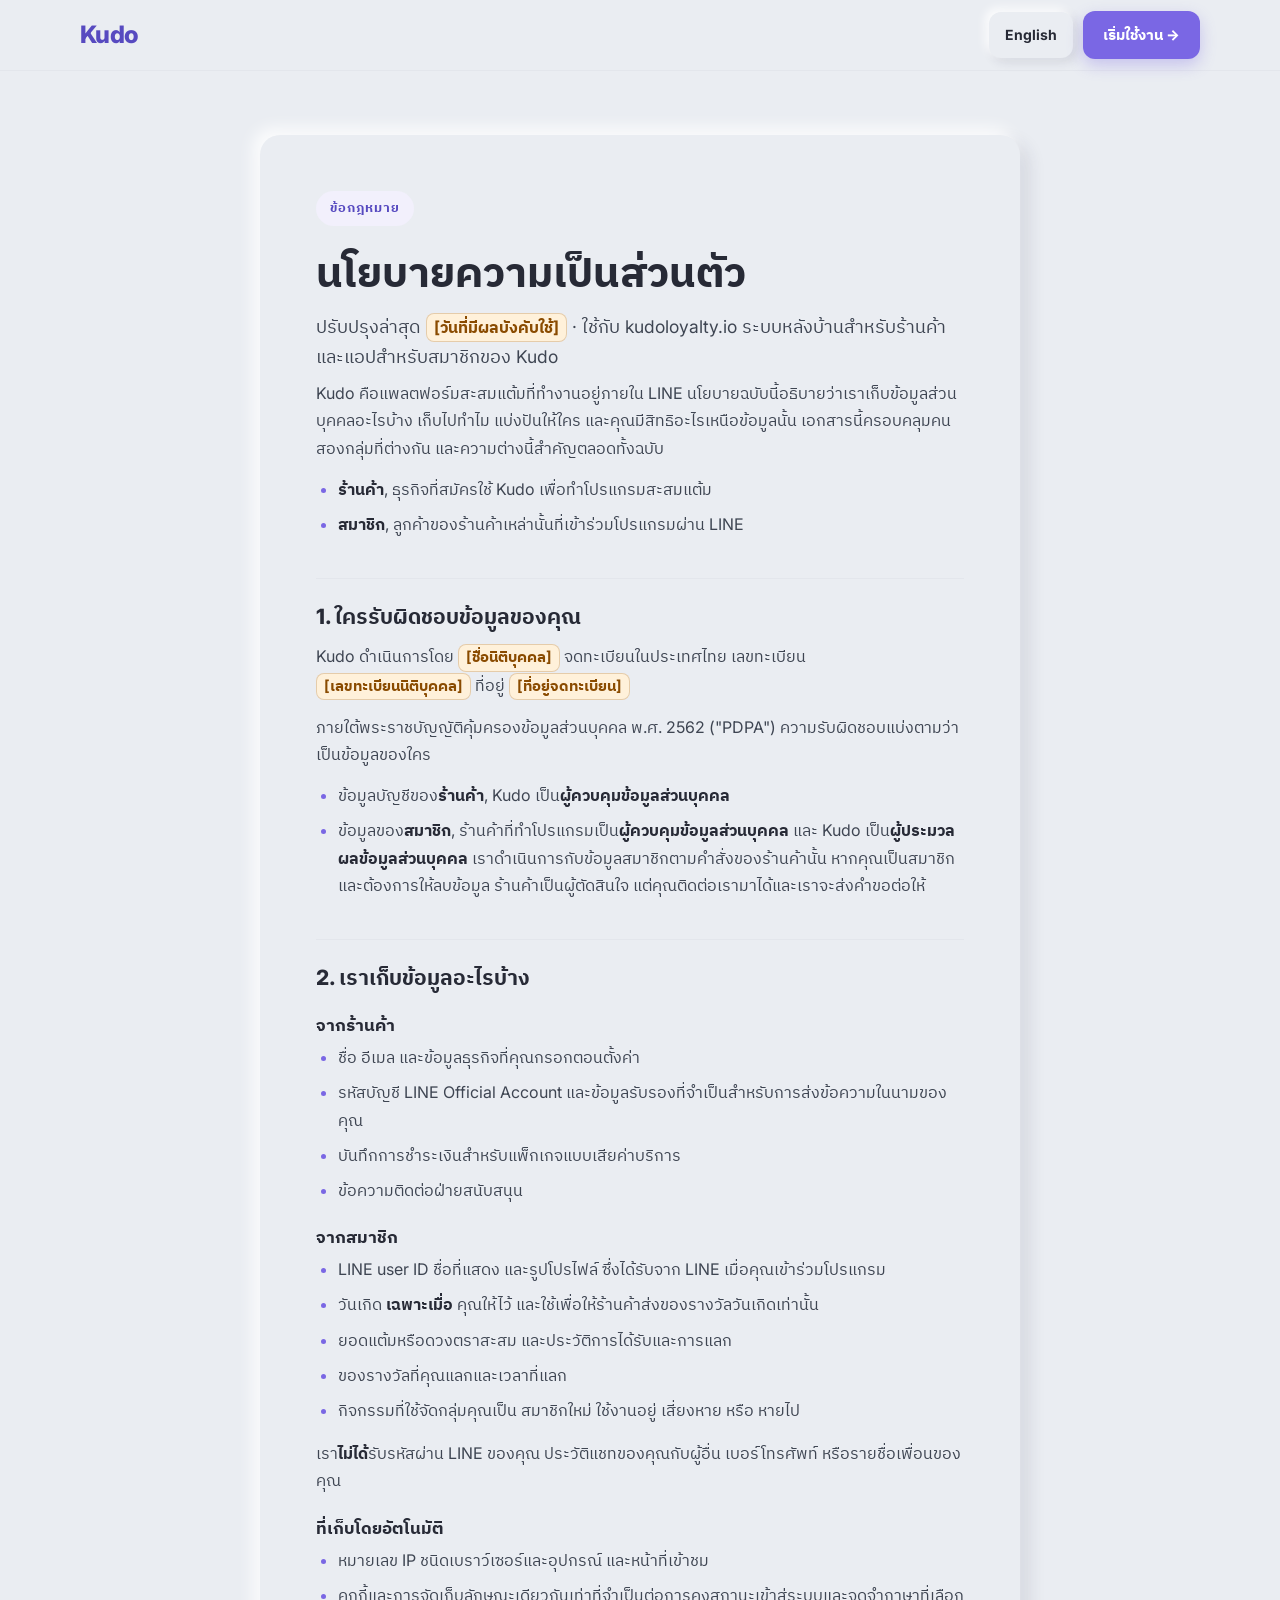
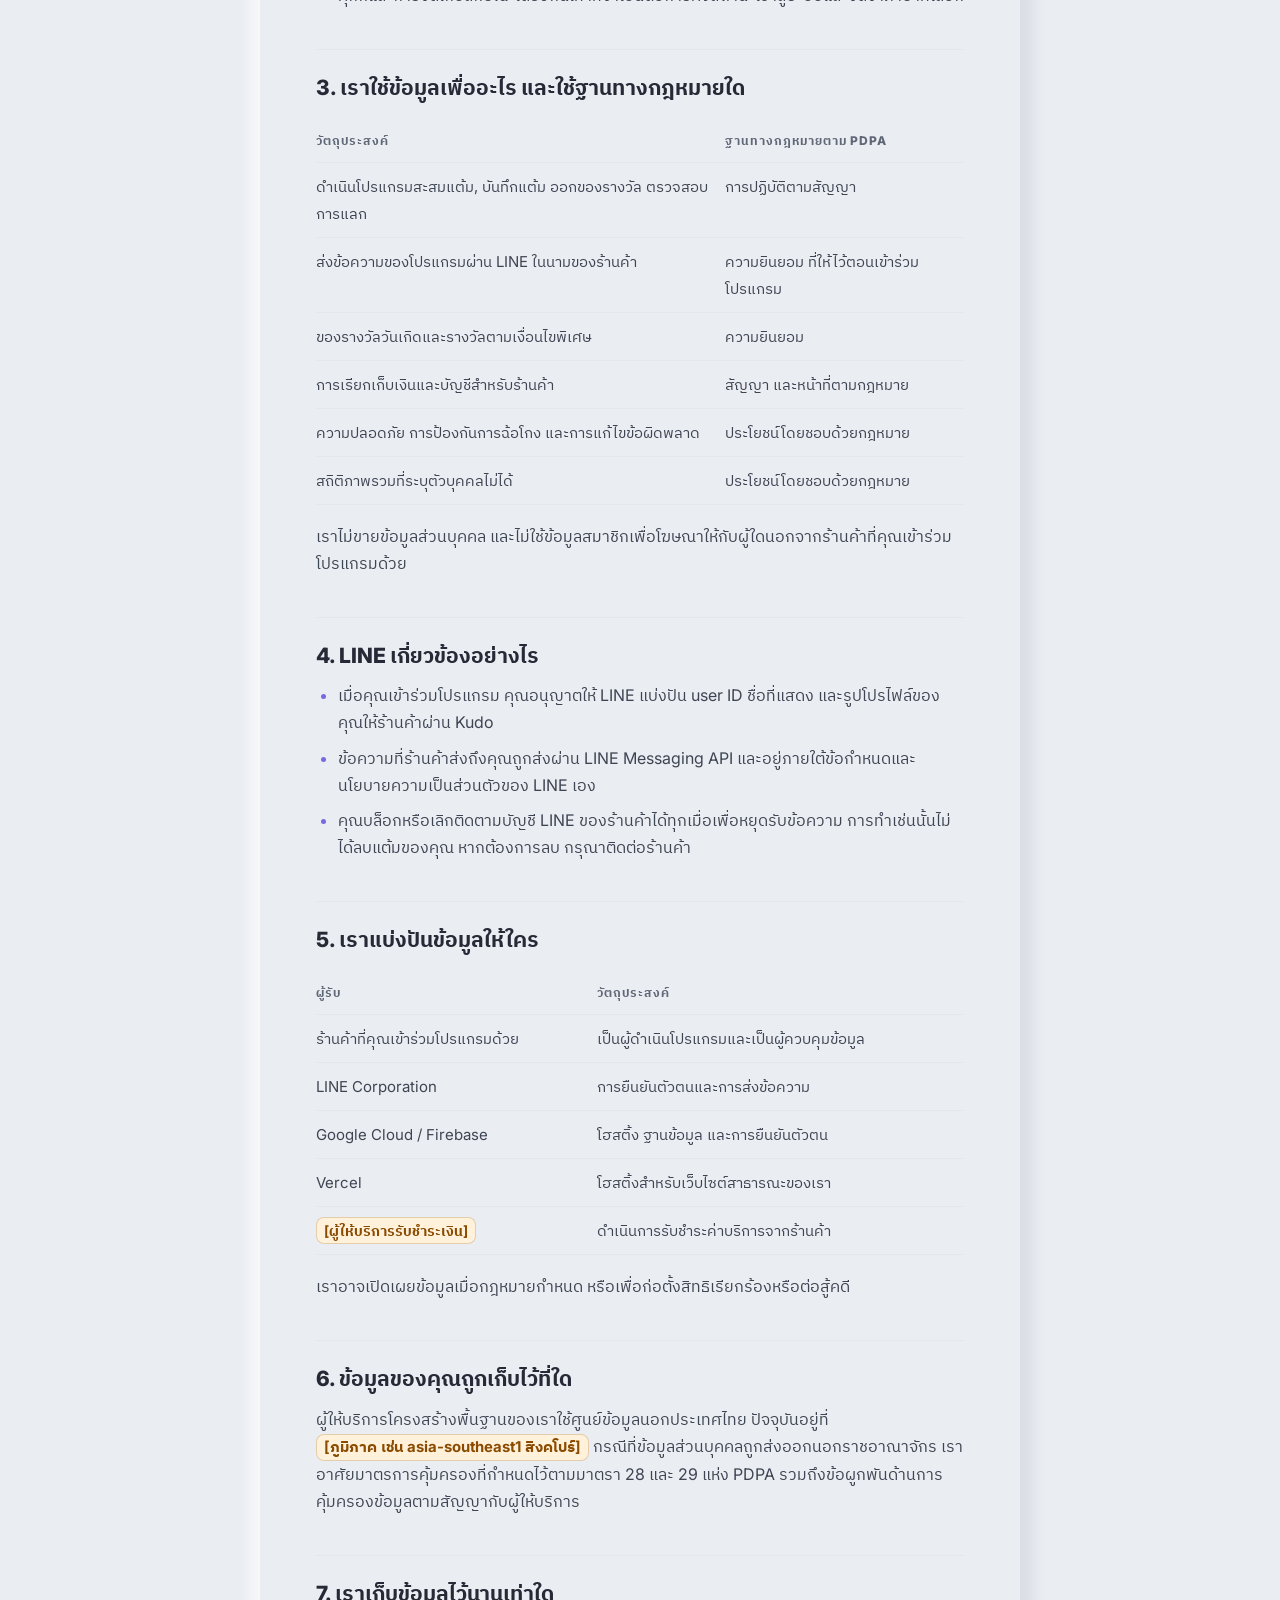
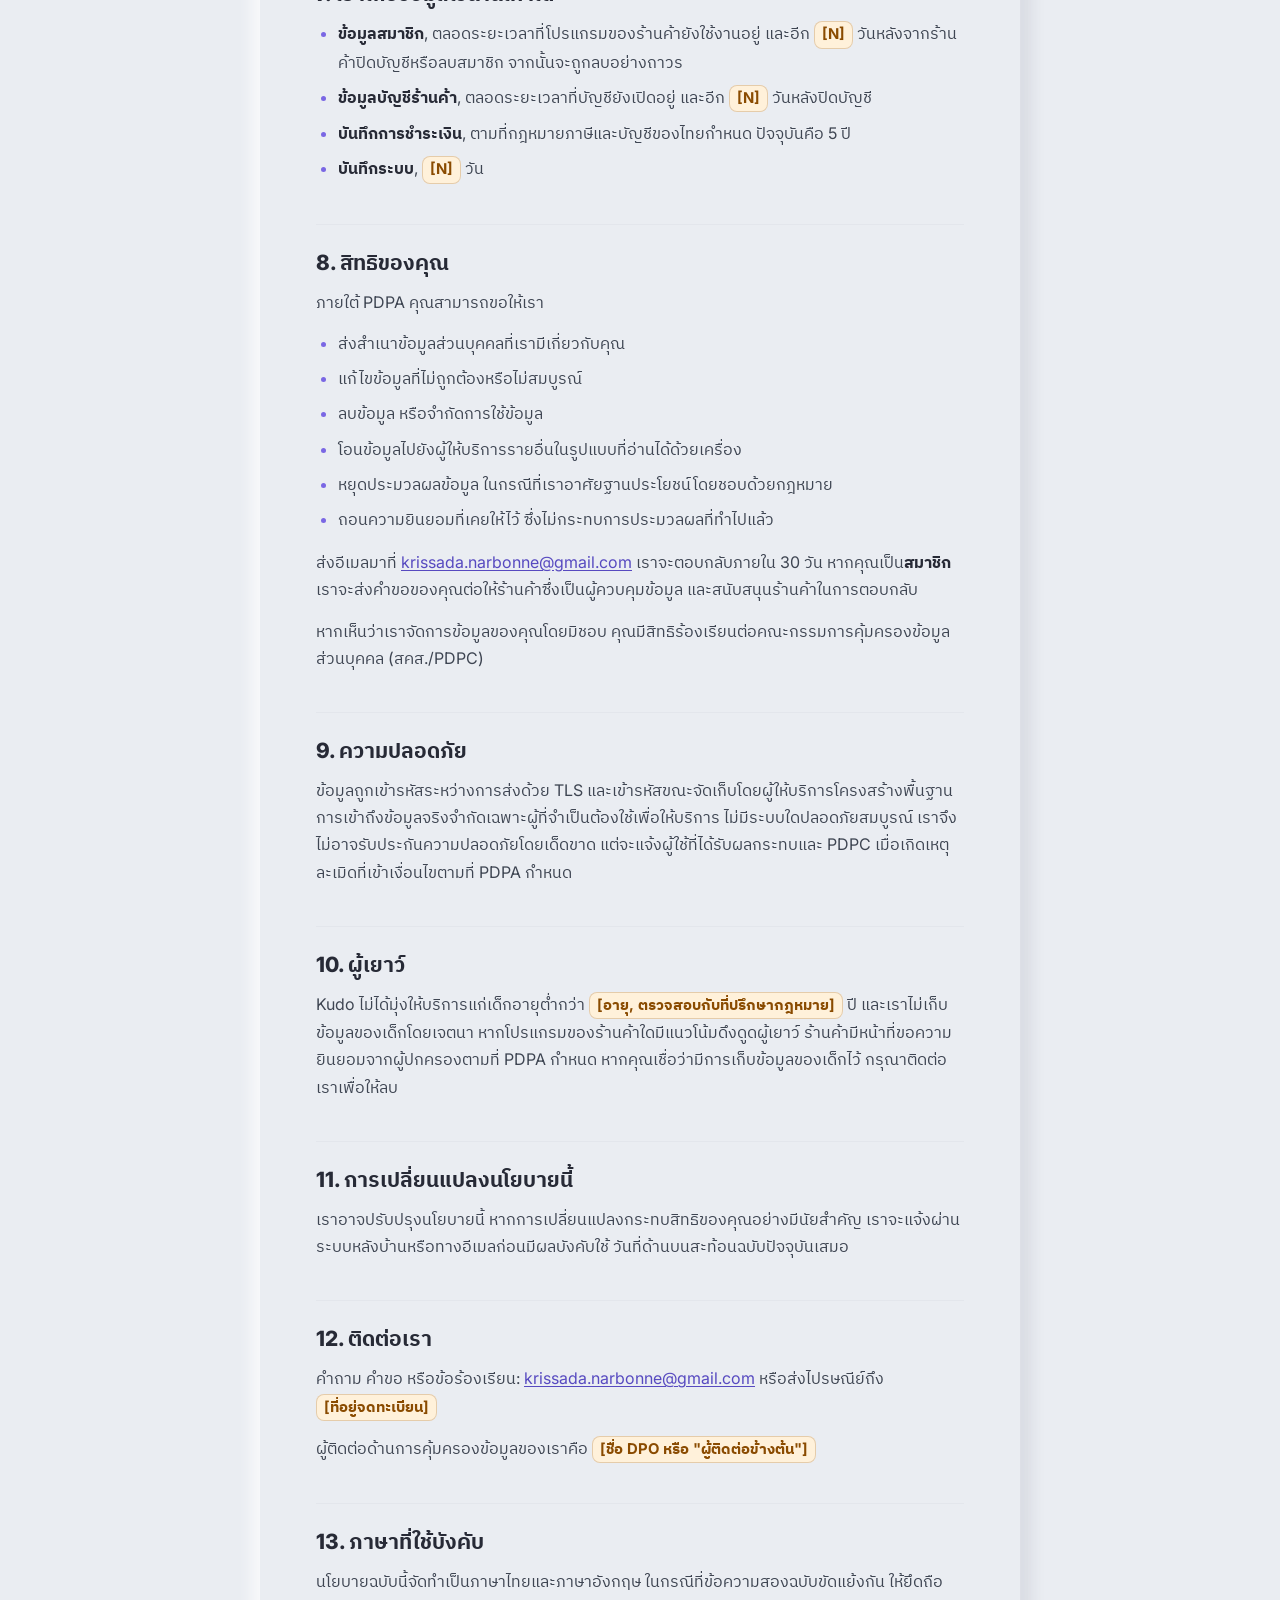
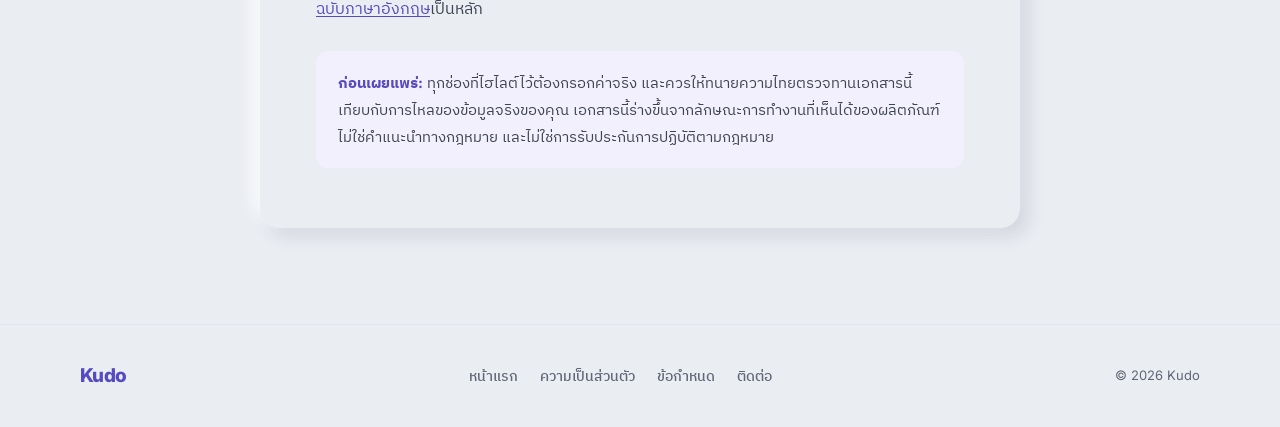
<file: privacy.html>
<!doctype html>
<html lang="th">
<head>
  <meta charset="UTF-8" />
  <meta name="viewport" content="width=device-width, initial-scale=1.0" />
  <meta name="description" content="Kudo เก็บและใช้ข้อมูลส่วนบุคคลอย่างไร ภายใต้ PDPA ของประเทศไทย" />
  <meta name="theme-color" content="#7A67E4" />
  <title>นโยบายความเป็นส่วนตัว · Kudo</title>
  <link rel="icon" href="data:image/svg+xml,<svg xmlns='http://www.w3.org/2000/svg' viewBox='0 0 100 100'><rect width='100' height='100' rx='24' fill='%237A67E4'/><text x='50' y='71' font-size='54' text-anchor='middle' fill='%23ffffff' font-family='Verdana,system-ui,sans-serif' font-weight='800'>K</text></svg>" />
  <link rel="canonical" href="https://kudoloyalty-landing.vercel.app/privacy" />
  <link rel="alternate" hreflang="th" href="https://kudoloyalty-landing.vercel.app/privacy" />
  <link rel="alternate" hreflang="en" href="https://kudoloyalty-landing.vercel.app/en/privacy" />
  <link rel="alternate" hreflang="x-default" href="https://kudoloyalty-landing.vercel.app/privacy" />
  <meta name="robots" content="index,follow" />
  <link rel="preconnect" href="https://fonts.googleapis.com" />
  <link rel="preconnect" href="https://fonts.gstatic.com" crossorigin />
  <link href="https://fonts.googleapis.com/css2?family=IBM+Plex+Sans+Thai:wght@400;500;600;700;800&family=Inter:wght@400;500;600;700;800&display=swap" rel="stylesheet" />
    <style>
    *, *::before, *::after { box-sizing: border-box; margin: 0; padding: 0; }

    /* ═══════════════════════════════════════════════════════════
       Kudo Soft UI, matched to the merchant portal.
       A card is the SAME colour as the page, moulded out of it by a
       light/dark shadow pair. Depth is the shadow, never a border.
       Light source is top-left throughout.
       ═══════════════════════════════════════════════════════════ */
    :root {
      /* ── Softened violet (not the sharp #7C3AED) ──────────── */
      --brand:      #7A67E4;
      --brand-dark: #6A57D6;
      --brand-ink:  #574AC0;   /* violet TEXT on light, passes AA */
      --brand-tint: #F2F0FC;

      /* ── Ink ──────────────────────────────────────────────── */
      --ink:      #272A36;
      --ink-soft: #3E4552;
      --muted:    #606776;
      --faint:    #9AA1B2;
      --line:     #E3E6EC;

      /* ── Surfaces ─────────────────────────────────────────── */
      --surface:       #FFFFFF;
      --surface-muted: #F3F5F9;
      --canvas:        #EAEDF2;
      --sunken:        #E1E5EE;

      /* ── Radii ────────────────────────────────────────────── */
      --radius-sm: 8px;
      --radius-md: 12px;
      --radius-lg: 16px;
      --radius-xl: 20px;
      --pill: 999px;

      /* ── The signature depth ──────────────────────────────── */
      --extrude:    -7px -7px 16px rgba(255,255,255,0.85), 8px 8px 18px rgba(40,45,70,0.12);
      --extrude-sm: -4px -4px 10px rgba(255,255,255,0.85), 4px 4px 11px rgba(40,45,70,0.12);
      --extrude-lift: -9px -9px 20px rgba(255,255,255,0.9), 11px 11px 24px rgba(40,45,70,0.15);
      --inset:      inset 2px 2px 5px rgba(40,45,70,0.12), inset -2px -2px 5px rgba(255,255,255,0.85);
      --shadow-sm:  0 2px 6px rgba(40,45,70,0.06), 0 1px 2px rgba(40,45,70,0.04);
      --shadow-md:  0 8px 22px rgba(40,45,70,0.12), 0 3px 8px rgba(40,45,70,0.07);
      --glow:       0 6px 16px rgba(122,103,228,0.32);
      --glow-lift:  0 10px 22px rgba(122,103,228,0.40);

      /* ── Semantic (mockup data only) ──────────────────────── */
      --ok: #2F7D53;   --ok-bg: #E6F3EC;
      --warn: #96641B; --warn-bg: #FBF0DE;
      --risk: #A63A55; --risk-bg: #FAE7EC;
      --info: #3A5BB8; --info-bg: #E9EEFB;

      /* ── Device screens ───────────────────────────────────── */
      --screen: #F3F5F9;
      --screen-card: #FFFFFF;
      --screen-line: #E3E6EC;
      --screen-dim: #9AA1B2;
      --device: #2E3340;

      --font-sans: 'Inter', 'IBM Plex Sans Thai', ui-sans-serif, system-ui, -apple-system, sans-serif;
      --gutter: 24px;
      --section-y: 92px;

      /* ── Aliases so existing markup / inline styles resolve ─ */
      --font-display: var(--font-sans);
      --accent: var(--brand);
      --accent-deep: var(--brand-dark);
      --accent-lift: #A99BEF;
      --accent-line: var(--line);
      --violet: var(--brand);
      --violet-deep: var(--brand-dark);
      --violet-wash: var(--brand-tint);
      --violet-light: var(--brand-tint);
      --violet-mid: var(--accent-lift);
      --wash: var(--brand-tint);
      --paper: var(--surface);
      --paper-2: var(--surface-muted);
      --card: var(--surface);
      --bg: var(--canvas);
      --bg-subtle: var(--surface-muted);
      --lift: var(--surface-muted);
      --ink-2: var(--ink-soft);
      --muted-2: var(--faint);
      --rule: var(--line);
      --rule-soft: var(--line);
      --border: 1px solid var(--line);
      --border-light: 1px solid rgba(255,255,255,0.5);
      --shadow: var(--extrude-sm);
      --shadow-lg: var(--extrude);
      --shadow-light: var(--shadow-sm);
      --on-ink: var(--ink);
      --on-ink-muted: var(--muted);
      --on-ink-dim: var(--faint);
      --night: var(--brand-tint);
      --night-2: var(--surface);
      --night-rule: var(--line);
      --night-text: var(--muted);
      --night-dim: var(--faint);
      --ok-d: var(--ok); --warn-d: var(--warn); --risk-d: var(--risk); --info-d: var(--info);
      --screen-rule: var(--screen-line);
      --r-xs: var(--radius-sm); --r-sm: var(--radius-sm); --r-chip: var(--radius-sm);
      --r-lg: var(--radius-lg); --radius: var(--radius-lg);
      --r-pill: var(--pill); --r-circle: 50%;
      --r-phone: 30px; --r-phone-lg: 36px;
      --r-screen-r: 22px; --r-screen-lg: 26px;
      --r-mock-card: var(--radius-md);
      --device-shadow: var(--extrude);
    }

    html { scroll-behavior: smooth; }

    body {
      font-family: var(--font-sans);
      font-size: 16px;
      background: var(--canvas);
      color: var(--ink-soft);
      line-height: 1.62;
      -webkit-font-smoothing: antialiased;
    }

    h1, h2, h3, h4 {
      font-family: var(--font-sans);
      font-weight: 800;
      letter-spacing: -0.02em;
      color: var(--ink);
      text-wrap: balance;
    }
    html[lang="th"] h1, html[lang="th"] h2,
    html[lang="th"] h3, html[lang="th"] h4 { letter-spacing: 0; line-height: 1.34; }
    html[lang="th"] body { line-height: 1.8; }
    html[lang="th"] .hero h1 { font-size: clamp(28px, 4.4vw, 44px); line-height: 1.32; }
    html[lang="th"] .section-title { font-size: clamp(23px, 2.9vw, 32px); line-height: 1.34; }
    html[lang="th"] .cta-section h2 { font-size: clamp(25px, 3.4vw, 38px); line-height: 1.32; }

    a { color: inherit; }
    a:focus-visible, button:focus-visible {
      outline: 3px solid var(--brand);
      outline-offset: 3px;
      border-radius: var(--radius-sm);
    }

    /* Gentle lift, no hard press anywhere. */
    .nav-cta, .btn-primary, .btn-cta, .btn-secondary, .pricing-cta,
    .lang-btn, .seg-broadcast-btn, .feature-card, .game-card, .for-card, .step {
      transition: transform .22s cubic-bezier(.2,.7,.3,1), box-shadow .22s cubic-bezier(.2,.7,.3,1), background .18s ease;
    }
    @keyframes softFloat { from { transform: translateY(10px); opacity: 0; } to { transform: none; opacity: 1; } }
    @media (prefers-reduced-motion: reduce) {
      html { scroll-behavior: auto; }
      *, *::before, *::after { animation-duration: .01ms !important; transition-duration: .01ms !important; }
      .nav-cta:hover, .btn-primary:hover, .btn-cta:hover, .btn-secondary:hover, .pricing-cta:hover,
      .lang-btn:hover, .seg-broadcast-btn:hover, .feature-card:hover, .game-card:hover,
      .for-card:hover, .step:hover, .hero-visuals-wrap { transform: none !important; animation: none !important; }
    }

    /* ═══════════════════════════ Nav ═══════════════════════════ */
    nav {
      position: sticky; top: 0; z-index: 100;
      background: var(--canvas);
      border-bottom: 1px solid var(--line);
      padding: 0 var(--gutter);
    }
    .nav-inner {
      max-width: 1120px; margin: 0 auto;
      display: flex; align-items: center; justify-content: space-between;
      height: 70px; gap: 12px;
    }
    .logo {
      font-size: 24px; font-weight: 800; letter-spacing: -0.03em;
      text-decoration: none; color: var(--brand-ink);
    }
    .logo span { color: var(--brand-ink); }
    .nav-right { display: flex; align-items: center; gap: 10px; }
    .nav-cta {
      display: inline-flex; align-items: center;
      padding: 11px 20px;
      background: var(--brand); color: #fff;
      font-weight: 800; font-size: 14.5px;
      border: none; border-radius: var(--radius-md);
      box-shadow: var(--glow);
      text-decoration: none; white-space: nowrap;
    }
    .nav-cta:hover { background: var(--brand-dark); transform: translateY(-2px); box-shadow: var(--glow-lift); }
    .lang-btn {
      display: inline-flex; align-items: center;
      padding: 10px 16px;
      background: var(--canvas); color: var(--ink);
      font-family: inherit; font-weight: 700; font-size: 14px;
      border: none; border-radius: var(--radius-md);
      box-shadow: var(--extrude-sm);
      cursor: pointer; text-decoration: none; white-space: nowrap;
    }
    .lang-btn:hover { transform: translateY(-2px); box-shadow: var(--extrude); color: var(--brand-ink); }

    /* ══════════════════════ Shared section ════════════════════ */
    section { padding: var(--section-y) var(--gutter); }
    .container { max-width: 1120px; margin: 0 auto; }

    .section-eyebrow {
      display: inline-block;
      font-size: 12.5px; font-weight: 800;
      letter-spacing: 0.08em; text-transform: uppercase;
      color: var(--brand-ink); background: var(--brand-tint);
      border-radius: var(--pill); padding: 6px 14px; margin-bottom: 20px;
    }
    .section-eyebrow::before { content: none; }
    .section-title {
      font-size: clamp(27px, 3.3vw, 40px);
      font-weight: 800; line-height: 1.14; letter-spacing: -0.02em;
      color: var(--ink); margin-bottom: 15px; max-width: 22ch;
    }
    .section-sub {
      font-size: 17px; color: var(--muted);
      max-width: 56ch; line-height: 1.68; margin-bottom: 52px;
    }

    /* ═══════════════════════════ Hero ══════════════════════════ */
    .hero { position: relative; padding: 88px var(--gutter) 96px; background: var(--canvas); }
    .hero::before { content: none; }
    .hero > .container { position: relative; z-index: 1; }
    .hero .container {
      display: grid; grid-template-columns: 1.06fr 1.2fr;
      gap: 56px; align-items: center;
    }
    .hero-eyebrow {
      display: inline-flex; align-items: center; gap: 8px;
      font-size: 12.5px; font-weight: 800;
      letter-spacing: 0.08em; text-transform: uppercase;
      color: var(--brand-ink); background: var(--brand-tint);
      border: none; border-radius: var(--pill);
      padding: 7px 15px; margin-bottom: 24px;
    }
    .hero-eyebrow svg { flex-shrink: 0; }
    .hero h1 {
      font-size: clamp(34px, 6vw, 56px);
      font-weight: 800; line-height: 1.08; letter-spacing: -0.025em;
      color: var(--ink); margin-bottom: 20px;
    }
    .hero h1 span { color: var(--brand-ink); }
    .hero-sub { font-size: 18px; color: var(--muted); line-height: 1.66; margin-bottom: 34px; max-width: 46ch; }
    .hero-actions { display: flex; align-items: center; gap: 14px; flex-wrap: wrap; }
    .btn-primary {
      display: inline-flex; align-items: center; gap: 9px;
      padding: 14px 24px;
      background: var(--brand); color: #fff;
      font-weight: 800; font-size: 16px;
      border: none; border-radius: var(--radius-md);
      box-shadow: var(--glow); text-decoration: none;
    }
    .btn-primary:hover { background: var(--brand-dark); transform: translateY(-2px); box-shadow: var(--glow-lift); }
    .btn-secondary {
      display: inline-flex; align-items: center; gap: 9px;
      padding: 14px 24px;
      background: var(--canvas); color: var(--ink);
      font-weight: 700; font-size: 16px;
      border: none; border-radius: var(--radius-md);
      box-shadow: var(--extrude-sm); text-decoration: none;
    }
    .btn-secondary:hover { transform: translateY(-2px); box-shadow: var(--extrude); color: var(--brand-ink); }
    .hero-note { font-size: 14px; color: var(--muted); }

    /* ── Hero visual: raised, gently floated ── */
    .hero-visual { display: flex; justify-content: center; align-items: center; position: relative; }
    .hero-visuals-wrap {
      position: relative; width: 100%; height: 470px;
      animation: softFloat .75s cubic-bezier(.2,.7,.3,1) both;
    }
    /* A soft floor so the two surfaces sit in the same space rather than
       floating independently. */
    .hero-visuals-wrap::after {
      content: '';
      position: absolute; left: 6%; right: 4%; bottom: -14px; height: 26px;
      background: radial-gradient(ellipse at center, rgba(40,45,70,.14), transparent 72%);
      filter: blur(3px); pointer-events: none; z-index: 0;
    }

    .mock-phone {
      position: absolute; bottom: 0; right: 0; width: 205px;
      background: var(--device); border: none;
      border-radius: var(--r-phone); padding: 10px 8px;
      box-shadow: var(--shadow-md), var(--extrude);
      z-index: 3;
    }
    .mock-notch { width: 52px; height: 5px; background: rgba(255,255,255,.22); border-radius: var(--pill); margin: 0 auto 8px; }
    .mock-screen {
      background: var(--screen); border-radius: var(--r-screen-r);
      aspect-ratio: 0.46; display: flex; flex-direction: column; overflow: hidden;
    }
    .mock-hero-card { margin: 7px; border-radius: var(--radius-md); overflow: hidden; box-shadow: var(--shadow-sm); }
    .mock-cover { background: var(--brand); height: 70px; display: flex; flex-direction: column; justify-content: flex-end; padding: 7px; }
    .mock-glass { background: var(--surface); border: none; border-radius: var(--radius-sm); padding: 6px 8px; display: flex; align-items: center; gap: 7px; box-shadow: var(--shadow-sm); }
    .mock-logo {
      width: 22px; height: 22px; border-radius: 6px; background: var(--brand); color: #fff; border: none;
      font-weight: 800; font-size: 11px; display: flex; align-items: center; justify-content: center; flex-shrink: 0;
    }
    .mock-merchant-name { font-size: 9px; font-weight: 700; color: var(--ink); line-height: 1.2; }
    .mock-merchant-tag { font-size: 7.5px; color: var(--screen-dim); margin-top: 1px; }
    .mock-balance { background: var(--brand); padding: 8px 10px 10px; border-top: none; }
    .mock-greeting { font-size: 7.5px; color: rgba(255,255,255,.78); font-weight: 500; margin-bottom: 2px; }
    .mock-points-num { font-size: 27px; font-weight: 800; color: #fff; letter-spacing: -.03em; line-height: 1; font-variant-numeric: tabular-nums; }
    .mock-points-unit { font-size: 7.5px; color: rgba(255,255,255,.78); font-weight: 700; margin: 3px 0 6px; letter-spacing: .1em; text-transform: uppercase; }
    .mock-progress-meta { display: flex; justify-content: space-between; font-size: 7px; color: rgba(255,255,255,.7); margin-bottom: 3px; font-weight: 500; }
    .mock-progress-bar { height: 4px; background: rgba(255,255,255,.26); border: none; border-radius: var(--pill); overflow: hidden; }
    .mock-progress-fill { height: 100%; width: 82%; background: #fff; border-radius: var(--pill); }
    .mock-tabs { display: flex; background: var(--screen-card); border-bottom: 1px solid var(--screen-line); }
    .mock-tab { flex: 1; text-align: center; padding: 7px 0; font-size: 8px; font-weight: 600; color: var(--screen-dim); border-bottom: 2px solid transparent; }
    .mock-tab.active { color: var(--brand-ink); border-bottom-color: var(--brand); font-weight: 800; }
    .mock-reward-card {
      margin: 6px 7px 7px; background: var(--screen-card);
      border-radius: var(--radius-sm); border: none; box-shadow: var(--shadow-sm);
      overflow: hidden; flex: 1; min-height: 0; display: flex; flex-direction: column;
    }
    .mock-reward-img {
      flex: 1; min-height: 38px; background: var(--brand-tint) url("data:image/svg+xml,%3Csvg xmlns='http://www.w3.org/2000/svg' viewBox='0 0 24 24' fill='none' stroke='%237A67E4' stroke-width='1.5' stroke-linecap='round' stroke-linejoin='round'%3E%3Cpath d='M17 8h1a4 4 0 0 1 0 8h-1'/%3E%3Cpath d='M3 8h14v9a4 4 0 0 1-4 4H7a4 4 0 0 1-4-4Z'/%3E%3Cpath d='M6 2v2M10 2v2M14 2v2'/%3E%3C/svg%3E") center/40px no-repeat;
      border-bottom: none;
    }
    .mock-reward-body { padding: 6px 8px 8px; display: flex; flex-direction: column; gap: 5px; }
    .mock-reward-row { display: flex; justify-content: space-between; align-items: flex-start; }
    .mock-reward-name { font-size: 9px; font-weight: 700; color: var(--ink); }
    .mock-reward-cost { font-size: 8px; font-weight: 700; color: var(--screen-dim); flex-shrink: 0; font-variant-numeric: tabular-nums; }
    .mock-redeem-btn { width: 100%; background: var(--brand); color: #fff; font-size: 8px; font-weight: 800; text-align: center; padding: 5px; border: none; border-radius: 6px; }

    /* Portal browser screen, a raised card */
    .mock-portal-card {
      position: absolute; top: 26px; left: 0; right: 182px;
      background: var(--canvas); border: none;
      border-radius: var(--radius-lg); box-shadow: var(--extrude);
      overflow: hidden; z-index: 2;
    }
    .portal-chrome { background: var(--surface-muted); border-bottom: 1px solid var(--line); padding: 8px 10px; display: flex; align-items: center; gap: 6px; }
    .portal-dots { display: flex; gap: 4px; }
    .portal-dot { width: 7px; height: 7px; border-radius: var(--r-circle); background: var(--sunken); border: none; }
    .portal-dot.red, .portal-dot.yellow, .portal-dot.green { background: var(--sunken); }
    .portal-url { flex: 1; background: var(--sunken); border-radius: var(--radius-sm); border: none; box-shadow: var(--inset); padding: 3px 8px; font-size: 7px; color: var(--screen-dim); font-weight: 500; white-space: nowrap; overflow: hidden; }
    .portal-layout { display: flex; min-height: 0; }
    .portal-sidebar { width: 95px; background: var(--surface); border-right: 1px solid var(--line); padding: 11px 9px 10px; display: flex; flex-direction: column; flex-shrink: 0; }
    .portal-wordmark { font-size: 12px; font-weight: 800; color: var(--brand-ink); letter-spacing: -0.03em; line-height: 1.2; padding-bottom: 8px; border-bottom: 1px solid var(--line); margin-bottom: 6px; }
    .portal-wordmark-sub { font-size: 7px; color: var(--screen-dim); font-weight: 500; margin-top: 2px; }
    .portal-nav-item { display: flex; align-items: center; gap: 7px; padding: 5px 7px; border-radius: var(--radius-sm); font-size: 9px; font-weight: 600; color: var(--muted); margin-bottom: 2px; white-space: nowrap; overflow: hidden; }
    .portal-nav-item.active { background: var(--brand-tint); color: var(--brand-ink); font-weight: 700; border: none; padding: 5px 7px; }
    .portal-nav-icon { width: 12px; height: 12px; opacity: .55; flex-shrink: 0; }
    .portal-nav-item.active .portal-nav-icon { opacity: 1; }
    .portal-signout { display: flex; align-items: center; gap: 7px; padding: 6px 7px; font-size: 9px; font-weight: 500; color: var(--screen-dim); margin-top: auto; border-top: 1px solid var(--line); padding-top: 8px; }
    .portal-main { flex: 1; min-width: 0; background: var(--surface-muted); padding: 11px 12px 16px; overflow: hidden; }
    .portal-topbar { display: flex; justify-content: space-between; align-items: center; margin-bottom: 9px; }
    .portal-page-title { font-size: 13px; font-weight: 800; color: var(--ink); letter-spacing: -0.02em; }
    .portal-merchant-name { font-size: 8px; color: var(--muted); font-weight: 600; background: var(--surface); border: none; box-shadow: var(--shadow-sm); border-radius: var(--radius-sm); padding: 3px 8px; }
    .portal-seg-card { display: flex; border-radius: var(--radius-sm); border: none; box-shadow: var(--shadow-sm); overflow: hidden; background: var(--surface); margin-bottom: 5px; }
    .portal-seg-accent { width: 3px; flex-shrink: 0; border-right: none; }
    .portal-seg-body { padding: 6px 9px; flex: 1; display: flex; align-items: center; justify-content: space-between; min-width: 0; }
    .portal-seg-name { font-size: 10px; font-weight: 700; color: var(--ink); }
    .portal-seg-badge { font-size: 8px; font-weight: 700; padding: 1px 6px; border-radius: var(--pill); margin-left: 6px; border: none; }
    .portal-seg-desc { font-size: 8px; color: var(--screen-dim); font-weight: 500; margin-top: 2px; }
    .portal-broadcast-btn { font-size: 8px; font-weight: 700; color: var(--brand-ink); background: var(--brand-tint); border: none; border-radius: var(--pill); padding: 3px 9px; white-space: nowrap; flex-shrink: 0; }

    /* ═══════════════════════ How it works ═════════════════════ */
    .how { background: var(--canvas); border-top: 1px solid var(--line); border-bottom: none; }
    .steps { display: grid; grid-template-columns: repeat(4, 1fr); gap: 22px; }
    .step {
      display: grid; gap: 12px; align-content: start;
      background: var(--canvas); border: none; border-radius: var(--radius-lg);
      box-shadow: var(--extrude); padding: 26px 24px;
    }
    .step:hover { transform: translateY(-2px); box-shadow: var(--extrude-lift); }
    .step-num {
      display: inline-flex; align-items: center; justify-content: center;
      width: 38px; height: 38px;
      background: var(--brand-tint); color: var(--brand-ink);
      border: none; border-radius: var(--radius-md);
      font-weight: 800; font-size: 16px; line-height: 1;
    }
    .step-num::before { content: none; }
    .step h3 { font-size: 18px; font-weight: 800; color: var(--ink); line-height: 1.26; }
    .step p { font-size: 15px; color: var(--muted); line-height: 1.62; }

    /* ════════════════════ Portal preview ══════════════════════ */
    .portal-preview { background: var(--canvas); }
    .portal-preview .container { display: grid; grid-template-columns: 1fr 1fr; gap: 64px; align-items: center; }
    .portal-preview-visual { display: flex; justify-content: center; align-items: center; min-width: 0; }
    .laptop-frame { width: 100%; max-width: 490px; min-width: 0; display: flex; flex-direction: column; }
    .browser-mock {
      width: 100%; background: var(--canvas); border: none; border-bottom: none;
      border-radius: var(--radius-lg) var(--radius-lg) 0 0;
      box-shadow: var(--extrude); overflow: hidden;
    }
    .laptop-base { background: var(--sunken); height: 16px; border-radius: 0 0 var(--radius-md) var(--radius-md); border: none; box-shadow: var(--extrude-sm); display: flex; justify-content: center; align-items: flex-end; padding-bottom: 3px; }
    .laptop-hinge { width: 60px; height: 4px; background: var(--faint); border-radius: var(--pill); opacity: .5; }
    .browser-chrome { background: var(--surface-muted); border-bottom: 1px solid var(--line); padding: 7px 10px; display: flex; align-items: center; gap: 6px; }
    .b-dots { display: flex; gap: 4px; }
    .b-dot { width: 8px; height: 8px; border-radius: var(--r-circle); background: var(--sunken); border: none; }
    .b-dot.r, .b-dot.y, .b-dot.g { background: var(--sunken); }
    .b-url { flex: 1; background: var(--sunken); border-radius: var(--radius-sm); border: none; box-shadow: var(--inset); padding: 3px 8px; font-size: 9px; color: var(--screen-dim); font-weight: 500; }
    .browser-body { display: flex; min-height: 300px; min-width: 0; }
    .browser-sidebar { width: 120px; background: var(--surface); border-right: 1px solid var(--line); padding: 11px 8px 9px; flex-shrink: 0; display: flex; flex-direction: column; }
    .b-wordmark { font-size: 13px; font-weight: 800; letter-spacing: -0.03em; color: var(--brand-ink); padding-bottom: 8px; border-bottom: 1px solid var(--line); margin-bottom: 6px; line-height: 1.3; }
    .b-wordmark span { color: var(--brand-ink); }
    .b-nav-item { display: flex; align-items: center; gap: 6px; padding: 5px 6px; border-radius: var(--radius-sm); font-size: 9px; font-weight: 600; color: var(--muted); margin-bottom: 2px; white-space: nowrap; overflow: hidden; }
    .b-nav-item.active { background: var(--brand-tint); color: var(--brand-ink); font-weight: 700; border: none; padding: 5px 6px; }
    .b-nav-icon { width: 12px; height: 12px; opacity: .55; flex-shrink: 0; }
    .b-nav-item.active .b-nav-icon { opacity: 1; }
    .b-signout { display: flex; align-items: center; gap: 6px; padding: 5px 6px; font-size: 9px; font-weight: 500; color: var(--screen-dim); margin-top: auto; border-top: 1px solid var(--line); padding-top: 7px; }
    .browser-main { flex: 1; min-width: 0; background: var(--surface-muted); padding: 11px; overflow: hidden; }
    .b-topbar { display: flex; justify-content: space-between; align-items: center; margin-bottom: 9px; }
    .b-page-title { font-size: 12px; font-weight: 800; color: var(--ink); letter-spacing: -0.02em; }
    .b-merchant { font-size: 9px; color: var(--muted); font-weight: 500; }
    .b-kpi-row { display: grid; grid-template-columns: 1fr 1fr; gap: 9px; margin-bottom: 12px; }
    .b-kpi { background: var(--surface); border-radius: var(--radius-md); border: none; box-shadow: var(--shadow-sm); padding: 11px 13px; position: relative; overflow: hidden; }
    .b-kpi::before { content: ''; position: absolute; left: 0; top: 24%; bottom: 24%; width: 3px; border-radius: 0 3px 3px 0; background: var(--brand); border-right: none; }
    .b-kpi-num { font-size: 25px; font-weight: 800; color: var(--ink); line-height: 1; margin-bottom: 5px; font-variant-numeric: tabular-nums; letter-spacing: -.03em; }
    .b-kpi-label { font-size: 9px; color: var(--muted); font-weight: 500; margin-bottom: 6px; }
    .b-kpi-pill { display: inline-flex; align-items: center; font-size: 8px; font-weight: 700; padding: 2px 7px; border-radius: var(--pill); border: none; }
    .b-kpi-pill.up { background: var(--ok-bg); color: var(--ok); }
    .b-kpi-pill.amber { background: var(--warn-bg); color: var(--warn); }
    .b-seg-header { font-size: 9px; font-weight: 700; color: var(--faint); text-transform: uppercase; letter-spacing: .1em; margin-bottom: 7px; }
    .b-seg-rows { display: flex; flex-direction: column; gap: 5px; }
    .b-seg-row { background: var(--surface); border-radius: var(--radius-sm); border: none; box-shadow: var(--shadow-sm); padding: 7px 11px; display: flex; justify-content: space-between; align-items: center; }
    .b-seg-left { display: flex; align-items: center; gap: 8px; }
    .b-seg-dot { width: 7px; height: 7px; border-radius: var(--r-circle); border: none; flex-shrink: 0; }
    .b-seg-name { font-size: 10.5px; font-weight: 500; color: var(--ink-soft); }
    .b-seg-count { font-size: 11px; font-weight: 700; color: var(--ink); font-variant-numeric: tabular-nums; }

    .portal-preview-copy .bullet-list { list-style: none; display: flex; flex-direction: column; gap: 16px; margin-top: 32px; }
    .portal-preview-copy .bullet-list li { display: flex; align-items: flex-start; gap: 14px; font-size: 16px; color: var(--muted); line-height: 1.6; }
    .bullet-icon {
      width: 38px; height: 38px; border-radius: var(--radius-md);
      background: var(--brand-tint); border: none; color: var(--brand-ink);
      display: flex; align-items: center; justify-content: center; flex-shrink: 0; margin-top: 1px;
    }

    /* ══════════════════════ Member app ════════════════════════ */
    .member-section { background: var(--surface-muted); border-top: 1px solid var(--line); border-bottom: 1px solid var(--line); }
    .member-section .container { display: grid; grid-template-columns: 1fr 1fr; gap: 64px; align-items: center; }
    .member-copy-side { order: -1; }
    .member-visual-side { display: flex; justify-content: center; }
    .member-big-phone {
      width: 250px; background: var(--device); border: none;
      border-radius: var(--r-phone-lg); padding: 12px 10px;
      box-shadow: var(--shadow-md), var(--extrude);
    }
    .member-big-notch { width: 58px; height: 6px; background: rgba(255,255,255,.22); border-radius: var(--pill); margin: 0 auto 10px; }
    .member-big-screen {
      background: var(--screen); border-radius: var(--r-screen-lg);
      aspect-ratio: 0.46; display: flex; flex-direction: column; overflow: hidden;
    }
    .mbig-hero-card { margin: 9px; border-radius: var(--radius-md); overflow: hidden; box-shadow: var(--shadow-sm); }
    .mbig-cover { background: var(--brand); height: 88px; display: flex; flex-direction: column; justify-content: flex-end; padding: 8px; }
    .mbig-glass { background: var(--surface); border: none; border-radius: var(--radius-sm); padding: 7px 10px; display: flex; align-items: center; gap: 8px; box-shadow: var(--shadow-sm); }
    .mbig-logo { width: 27px; height: 27px; border-radius: 7px; background: var(--brand); color: #fff; border: none; font-weight: 800; font-size: 13px; display: flex; align-items: center; justify-content: center; flex-shrink: 0; }
    .mbig-merchant-name { font-size: 11px; font-weight: 700; color: var(--ink); line-height: 1.2; }
    .mbig-merchant-tag { font-size: 9px; color: var(--screen-dim); margin-top: 1px; }
    .mbig-balance { background: var(--brand); padding: 10px 12px 12px; border-top: none; }
    .mbig-greeting { font-size: 9px; color: rgba(255,255,255,.78); font-weight: 500; margin-bottom: 3px; }
    .mbig-points-num { font-size: 33px; font-weight: 800; color: #fff; letter-spacing: -.03em; line-height: 1; font-variant-numeric: tabular-nums; }
    .mbig-points-unit { font-size: 9px; color: rgba(255,255,255,.78); font-weight: 700; margin: 4px 0 8px; letter-spacing: .1em; text-transform: uppercase; }
    .mbig-progress-meta { display: flex; justify-content: space-between; font-size: 8px; color: rgba(255,255,255,.7); margin-bottom: 4px; font-weight: 500; }
    .mbig-progress-bar { height: 5px; background: rgba(255,255,255,.26); border: none; border-radius: var(--pill); overflow: hidden; }
    .mbig-progress-fill { height: 100%; width: 82%; background: #fff; border-radius: var(--pill); }
    .mbig-tabs { display: flex; background: var(--screen-card); border-bottom: 1px solid var(--screen-line); }
    .mbig-tab { flex: 1; text-align: center; padding: 9px 0; font-size: 10px; font-weight: 600; color: var(--screen-dim); border-bottom: 2px solid transparent; }
    .mbig-tab.active { color: var(--brand-ink); border-bottom-color: var(--brand); font-weight: 800; }
    .mbig-reward-card {
      margin: 8px 9px 9px; background: var(--screen-card);
      border-radius: var(--radius-sm); border: none; box-shadow: var(--shadow-sm);
      overflow: hidden; flex: 1; min-height: 0; display: flex; flex-direction: column;
    }
    .mbig-reward-img {
      flex: 1; min-height: 50px; background: var(--brand-tint) url("data:image/svg+xml,%3Csvg xmlns='http://www.w3.org/2000/svg' viewBox='0 0 24 24' fill='none' stroke='%237A67E4' stroke-width='1.5' stroke-linecap='round' stroke-linejoin='round'%3E%3Cpath d='M17 8h1a4 4 0 0 1 0 8h-1'/%3E%3Cpath d='M3 8h14v9a4 4 0 0 1-4 4H7a4 4 0 0 1-4-4Z'/%3E%3Cpath d='M6 2v2M10 2v2M14 2v2'/%3E%3C/svg%3E") center/54px no-repeat;
      border-bottom: none;
    }
    .mbig-reward-body { padding: 8px 10px 10px; display: flex; flex-direction: column; gap: 6px; }
    .mbig-reward-row { display: flex; justify-content: space-between; align-items: flex-start; }
    .mbig-reward-name { font-size: 11px; font-weight: 700; color: var(--ink); }
    .mbig-reward-cost { font-size: 10px; font-weight: 700; color: var(--screen-dim); flex-shrink: 0; font-variant-numeric: tabular-nums; }
    .mbig-redeem-btn { width: 100%; background: var(--brand); color: #fff; font-size: 10px; font-weight: 800; text-align: center; padding: 7px; border: none; border-radius: var(--radius-sm); }

    .member-bullet-list { list-style: none; display: flex; flex-direction: column; gap: 12px; margin-top: 30px; }
    .member-bullet-list li {
      display: flex; align-items: flex-start; gap: 13px;
      font-size: 15.5px; color: var(--ink-soft); line-height: 1.55;
      background: var(--surface); border: none; border-radius: var(--radius-md);
      box-shadow: var(--shadow-sm); padding: 13px 16px;
    }
    .member-bullet-dot { width: 9px; height: 9px; border-radius: var(--r-circle); background: var(--brand); border: none; flex-shrink: 0; margin-top: 7px; }

    /* ══════════════════════ Features ══════════════════════════ */
    .features-section { background: var(--canvas); }
    .features-grid { display: grid; grid-template-columns: repeat(3, 1fr); gap: 24px; margin-top: 52px; }
    .feature-card {
      position: relative; padding: 28px 26px;
      background: var(--canvas); border: none; border-radius: var(--radius-lg);
      box-shadow: var(--extrude);
      display: grid; gap: 12px; align-content: start;
    }
    .feature-card::before { content: none; }
    .feature-card:hover { transform: translateY(-2px); box-shadow: var(--extrude-lift); }
    .feature-card:hover::before { content: none; }
    .feature-icon {
      width: 46px; height: 46px; border-radius: var(--radius-md);
      background: var(--brand-tint); color: var(--brand-ink); border: none;
      display: flex; align-items: center; justify-content: center; margin-bottom: 4px;
    }
    .feature-card h3 { font-size: 19px; font-weight: 800; color: var(--ink); line-height: 1.26; }
    .feature-card p { font-size: 15px; color: var(--muted); line-height: 1.62; }

    /* ═══════════════ Engage: soft violet-tint block ══════════ */
    .engage-section { background: var(--brand-tint); padding: var(--section-y) var(--gutter); border-top: 1px solid var(--line); border-bottom: 1px solid var(--line); }
    .engage-section .section-eyebrow { background: var(--surface); color: var(--brand-ink); border: none; }
    .engage-section .section-title { color: var(--ink); }
    .engage-section .section-sub { color: var(--muted); max-width: 56ch; }
    .engage-content { display: grid; grid-template-columns: 1fr 1fr; gap: 40px; margin-top: 52px; }
    .engage-feature-rows { display: flex; flex-direction: column; gap: 14px; }
    .engage-feature {
      display: flex; align-items: flex-start; gap: 16px;
      background: var(--surface); border: none; border-radius: var(--radius-md);
      box-shadow: var(--shadow-sm); padding: 18px 20px;
    }
    .engage-feature:first-child { padding-top: 18px; }
    .engage-feature:last-child { border-bottom: none; }
    .engage-icon {
      width: 40px; height: 40px; border-radius: var(--radius-md);
      background: var(--brand-tint); color: var(--brand-ink); border: none;
      display: flex; align-items: center; justify-content: center; flex-shrink: 0;
    }
    .engage-feature h4 { font-size: 16.5px; font-weight: 800; color: var(--ink); margin-bottom: 4px; line-height: 1.26; }
    .engage-feature p { font-size: 14px; color: var(--muted); line-height: 1.58; }

    .segment-preview-card { background: var(--surface); border: none; border-radius: var(--radius-lg); box-shadow: var(--shadow-md); padding: 24px; align-self: start; }
    .seg-card-title { font-size: 11px; font-weight: 700; letter-spacing: .1em; text-transform: uppercase; color: var(--faint); margin-bottom: 16px; }
    .seg-pill-row { display: flex; flex-wrap: wrap; gap: 8px; margin-bottom: 18px; }
    .seg-pill { display: inline-flex; align-items: center; gap: 6px; font-size: 11.5px; font-weight: 700; padding: 5px 11px; border-radius: var(--pill); border: none; background: var(--surface-muted); color: var(--ink-soft); }
    .seg-pill.green { background: var(--ok-bg); color: var(--ok); }
    .seg-pill.violet { background: var(--brand-tint); color: var(--brand-ink); }
    .seg-pill.amber { background: var(--warn-bg); color: var(--warn); }
    .seg-pill.red { background: var(--risk-bg); color: var(--risk); }
    .seg-dot { width: 6px; height: 6px; border-radius: var(--r-circle); background: currentColor; }
    .seg-member-rows { display: flex; flex-direction: column; gap: 7px; }
    .seg-member-row { display: flex; align-items: center; gap: 10px; padding: 10px 12px; background: var(--surface-muted); border-radius: var(--radius-md); border: none; }
    .seg-avatar { width: 28px; height: 28px; border-radius: var(--r-circle); border: none; display: flex; align-items: center; justify-content: center; font-size: 11px; font-weight: 700; color: #fff; flex-shrink: 0; }
    .seg-member-info { flex: 1; }
    .seg-member-name { font-size: 12px; font-weight: 700; color: var(--ink); }
    .seg-member-meta { font-size: 10px; color: var(--faint); margin-top: 1px; }
    .seg-member-badge { font-size: 9.5px; font-weight: 700; padding: 2px 8px; border-radius: var(--pill); border: none; }
    .seg-broadcast-btn {
      display: inline-flex; align-items: center; gap: 8px; margin-top: 18px;
      padding: 12px 18px; background: var(--brand); color: #fff;
      font-size: 13.5px; font-weight: 800;
      border: none; border-radius: var(--radius-md); box-shadow: var(--glow);
      width: 100%; justify-content: center;
    }
    .seg-broadcast-btn:hover { background: var(--brand-dark); transform: translateY(-2px); box-shadow: var(--glow-lift); }

    /* ═════════════════ Gamification ═══════════════════════════ */
    .gamification { background: var(--canvas); padding: var(--section-y) var(--gutter); border-bottom: none; }
    .gamification .section-eyebrow { background: var(--brand-tint); color: var(--brand-ink); border: none; }
    .gamification .section-title { color: var(--ink); }
    .gamification .section-sub { color: var(--muted); margin-bottom: 44px; }
    .game-cards { display: grid; grid-template-columns: 1fr 1fr; gap: 24px; }
    .game-card {
      background: var(--canvas); border: none; border-radius: var(--radius-lg);
      box-shadow: var(--extrude); padding: 32px 30px;
      display: grid; gap: 14px; align-content: start;
    }
    .game-card:hover { transform: translateY(-2px); box-shadow: var(--extrude-lift); }
    .game-card-icon { width: 52px; height: 52px; border-radius: var(--radius-md); background: var(--brand-tint); color: var(--brand-ink); border: none; display: flex; align-items: center; justify-content: center; }
    .game-card h3 { font-size: 22px; font-weight: 800; color: var(--ink); margin: 0; }
    .game-card p { font-size: 16px; color: var(--muted); line-height: 1.62; margin: 0; }
    .game-badge { display: inline-flex; align-items: center; gap: 6px; font-size: 12px; font-weight: 700; letter-spacing: .03em; color: var(--brand-ink); background: var(--brand-tint); border: none; padding: 5px 12px; border-radius: var(--pill); width: fit-content; }

    /* ══════════════════════ Who it's for ═════════════════════ */
    .for { background: var(--surface-muted); border-top: 1px solid var(--line); }
    .for-grid { display: grid; grid-template-columns: repeat(4, 1fr); gap: 18px; margin-top: 44px; }
    .for-card {
      padding: 24px 22px; border-radius: var(--radius-lg);
      background: var(--surface); border: none; box-shadow: var(--shadow-sm);
      display: grid; gap: 10px; align-content: start;
    }
    .for-card:hover { transform: translateY(-2px); box-shadow: var(--shadow-md); }
    .for-icon { width: 42px; height: 42px; border-radius: var(--radius-md); background: var(--brand-tint); color: var(--brand-ink); border: none; display: flex; align-items: center; justify-content: center; margin-bottom: 2px; }
    .for-card h3 { font-size: 16.5px; font-weight: 800; color: var(--ink); }
    .for-card p { font-size: 14px; color: var(--muted); line-height: 1.55; }

    /* ════════════════════════ Pricing ═════════════════════════ */
    .pricing { background: var(--canvas); border-top: 1px solid var(--line); }
    .pricing-toggle { display: flex; align-items: center; justify-content: flex-start; gap: 12px; margin: 0 0 44px; flex-wrap: wrap; }
    .pricing-toggle-track {
      width: 54px; height: 30px; border-radius: var(--pill);
      background: var(--sunken); border: none; box-shadow: var(--inset);
      position: relative; cursor: pointer; flex-shrink: 0;
      transition: background .2s ease;
    }
    .pricing-toggle-track.annual { background: var(--brand); box-shadow: var(--glow); }
    .pricing-toggle-thumb { position: absolute; top: 4px; left: 4px; width: 22px; height: 22px; border-radius: var(--r-circle); background: var(--surface); box-shadow: var(--shadow-sm); transition: transform .2s cubic-bezier(.2,.7,.3,1); }
    .pricing-toggle-track.annual .pricing-toggle-thumb { transform: translateX(24px); }
    .pricing-toggle-label { font-size: 15px; font-weight: 700; color: var(--ink); }
    .pricing-toggle-badge { font-size: 12px; font-weight: 700; color: var(--brand-ink); background: var(--brand-tint); border: none; padding: 4px 11px; border-radius: var(--pill); }
    .pricing-grid { display: grid; grid-template-columns: repeat(4, 1fr); gap: 20px; align-items: stretch; }
    .pricing-card {
      border-radius: var(--radius-lg); border: none; background: var(--canvas);
      box-shadow: var(--extrude); padding: 28px 24px;
      display: flex; flex-direction: column; gap: 0;
    }
    .pricing-card.featured { background: var(--surface); box-shadow: var(--extrude-lift); }
    .pricing-tier { font-size: 11.5px; font-weight: 700; color: var(--brand-ink); text-transform: uppercase; letter-spacing: .1em; margin-bottom: 14px; }
    .pricing-price { font-size: 36px; font-weight: 800; color: var(--ink); letter-spacing: -.035em; line-height: 1; font-variant-numeric: tabular-nums; }
    .pricing-price span { font-size: 14px; font-weight: 500; color: var(--muted); letter-spacing: 0; }
    .pricing-annual { font-size: 13px; color: var(--muted); margin-top: 8px; min-height: 19px; }
    .pricing-limit { font-size: 14.5px; font-weight: 600; color: var(--ink-soft); margin: 18px 0 auto; padding: 12px 14px; background: var(--sunken); border-radius: var(--radius-md); box-shadow: var(--inset); border: none; }
    .pricing-cta {
      display: block; width: 100%; padding: 12px 0;
      border-radius: var(--radius-md); font-size: 15px; font-weight: 800;
      text-align: center; text-decoration: none; cursor: pointer;
      border: none; margin-top: 22px; font-family: inherit;
    }
    .pricing-cta.primary { background: var(--brand); color: #fff; box-shadow: var(--glow); }
    .pricing-cta.primary:hover { background: var(--brand-dark); transform: translateY(-2px); box-shadow: var(--glow-lift); }
    .pricing-cta.secondary { background: var(--canvas); color: var(--ink); box-shadow: var(--extrude-sm); }
    .pricing-cta.secondary:hover { transform: translateY(-2px); box-shadow: var(--extrude); color: var(--brand-ink); }
    .pricing-note { font-size: 14px; color: var(--muted); text-align: left; margin-top: 22px; }

    /* ══════════════════════════ CTA ═══════════════════════════ */
    .cta-section { background: var(--canvas); padding: var(--section-y) var(--gutter); text-align: center; border-top: 1px solid var(--line); border-bottom: none; }
    .cta-section > .container {
      background: var(--brand-tint); border-radius: var(--radius-xl);
      box-shadow: var(--extrude); padding: 64px 40px;
    }
    .cta-section h2 { font-size: clamp(30px, 4.4vw, 48px); font-weight: 800; line-height: 1.1; letter-spacing: -0.025em; color: var(--ink); margin: 0 auto 16px; max-width: 18ch; }
    .cta-section h2 span { color: var(--brand-ink); }
    .cta-section > .container > p { font-size: 17.5px; color: var(--muted); margin-bottom: 34px; }
    .btn-cta {
      display: inline-flex; align-items: center; gap: 10px;
      padding: 16px 32px; background: var(--brand); color: #fff;
      font-weight: 800; font-size: 17px;
      border: none; border-radius: var(--radius-md); box-shadow: var(--glow);
      text-decoration: none;
    }
    .btn-cta:hover { background: var(--brand-dark); transform: translateY(-2px); box-shadow: var(--glow-lift); }
    .cta-note { margin-top: 22px; font-size: 14px; color: var(--muted); }

    /* ═════════════════════════ Footer ═════════════════════════ */
    .footer-wrap { padding: 34px var(--gutter); border-top: 1px solid var(--line); background: var(--canvas); }
    footer { max-width: 1120px; margin: 0 auto; display: flex; align-items: center; justify-content: space-between; flex-wrap: wrap; gap: 14px; }
    .footer-logo { font-size: 19px; font-weight: 800; color: var(--brand-ink); letter-spacing: -0.03em; }
    .footer-logo span { color: var(--brand-ink); }
    .footer-links { display: flex; gap: 22px; align-items: center; flex-wrap: wrap; }
    .footer-links a { font-size: 14px; color: var(--muted); text-decoration: none; font-weight: 500; }
    .footer-links a:hover { color: var(--brand-ink); }
    .footer-copy { font-size: 13px; color: var(--muted); }

    /* ═══════════════════════ Responsive ═══════════════════════ */
    @media (max-width: 980px) {
      :root { --section-y: 72px; }
      .steps { grid-template-columns: 1fr 1fr; }
      .portal-preview .container { grid-template-columns: 1fr; gap: 48px; }
      .portal-preview-visual { order: -1; }
      .member-section .container { grid-template-columns: 1fr; gap: 48px; }
      .member-copy-side { order: 1; }
      .member-visual-side { order: -1; }
      .engage-content { grid-template-columns: 1fr; gap: 28px; }
      .for-grid { grid-template-columns: 1fr 1fr; }
      .features-grid { grid-template-columns: 1fr 1fr; }
      .pricing-grid { grid-template-columns: 1fr 1fr; }
    }
    @media (max-width: 768px) {
      .hero .container { grid-template-columns: 1fr; gap: 44px; }
      .hero-visual { order: -1; }
      .hero-visuals-wrap { height: 395px; }
      .mock-phone { width: 190px; transform: scale(.853); transform-origin: bottom right; }
      .mock-portal-card { right: 150px; left: 0; top: 14px; }
      .game-cards { grid-template-columns: 1fr; }
      section { padding: var(--section-y) 18px; }
      .hero { padding: 60px 18px var(--section-y); }
      .gamification, .engage-section, .cta-section { padding: var(--section-y) 18px; }
      .cta-section > .container { padding: 48px 26px; }
    }
    @media (max-width: 560px) {
      .features-grid { grid-template-columns: 1fr; }
      .for-grid { grid-template-columns: 1fr 1fr; }
      .pricing-grid { grid-template-columns: 1fr; }
      .steps { grid-template-columns: 1fr; }
      .hero-actions { flex-direction: column; align-items: stretch; }
      .hero-actions .btn-primary, .hero-actions .btn-secondary { justify-content: center; }
      .hero-visuals-wrap { height: 330px; }
      .mock-phone { width: 190px; transform: scale(.716); transform-origin: bottom right; }
      /* at this size the sidebar costs more than it tells, so drop it and
         give the segment rows the width they need to stay readable */
      .mock-portal-card { right: 128px; left: 0; top: 10px; }
      .mock-portal-card .portal-sidebar { display: none; }
      .portal-layout { min-height: 0; height: auto; }
      .mock-portal-card .portal-seg-card:nth-last-child(1),
      .mock-portal-card .portal-seg-card:nth-last-child(2) { display: none; }
      .portal-nav-item { font-size: 7.5px; padding: 4px 5px; }
      .portal-wordmark { font-size: 10px; }
      .nav-inner { height: 64px; }
      .logo { font-size: 21px; }
    }
  

    /* ═══════════════════ Legal pages (prose) ══════════════════ */
    .legal-wrap { padding: 64px var(--gutter) 96px; background: var(--canvas); }
    .legal {
      max-width: 760px; margin: 0 auto;
      background: var(--canvas); border-radius: var(--radius-xl);
      box-shadow: var(--extrude); padding: 56px 56px 60px;
    }
    .legal-kicker {
      display: inline-block; font-size: 12.5px; font-weight: 800;
      letter-spacing: .08em; text-transform: uppercase;
      color: var(--brand-ink); background: var(--brand-tint);
      border-radius: var(--pill); padding: 6px 14px; margin-bottom: 18px;
    }
    .legal h1 { font-size: clamp(30px, 4.4vw, 42px); font-weight: 800; letter-spacing: -.025em; line-height: 1.1; color: var(--ink); margin-bottom: 12px; }
    .legal .legal-meta { font-size: 14px; color: var(--muted); margin-bottom: 8px; }
    .legal > p:first-of-type { font-size: 17.5px; color: var(--ink-soft); }
    .legal h2 {
      font-size: 21px; font-weight: 800; letter-spacing: -.02em; color: var(--ink);
      margin: 40px 0 12px; padding-top: 24px; border-top: 1px solid var(--line);
    }
    .legal h3 { font-size: 16.5px; font-weight: 800; color: var(--ink); margin: 22px 0 8px; }
    .legal p, .legal li { font-size: 16px; color: var(--ink-soft); line-height: 1.7; }
    .legal p { margin-bottom: 14px; }
    .legal ul, .legal ol { margin: 0 0 16px; padding-left: 22px; }
    .legal li { margin-bottom: 8px; }
    .legal li::marker { color: var(--brand); }
    .legal a { color: var(--brand-ink); text-underline-offset: 2px; }
    .legal strong { color: var(--ink); font-weight: 700; }
    .legal .legal-toc {
      background: var(--surface); border-radius: var(--radius-md);
      box-shadow: var(--shadow-sm); padding: 20px 24px; margin: 28px 0 8px;
    }
    .legal .legal-toc ol { margin: 0; padding-left: 20px; }
    .legal .legal-toc li { font-size: 15px; margin-bottom: 5px; }
    .legal table { width: 100%; border-collapse: collapse; margin: 6px 0 18px; font-size: 15px; }
    .legal th, .legal td { text-align: left; padding: 10px 12px 10px 0; border-bottom: 1px solid var(--line); vertical-align: top; color: var(--ink-soft); }
    .legal th { font-size: 12px; font-weight: 800; letter-spacing: .08em; text-transform: uppercase; color: var(--muted); }
    .legal .scroll { overflow-x: auto; }
    /* Facts only the business can supply, deliberately conspicuous. */
    .fill {
      display: inline-block; font-weight: 700; font-size: .93em;
      color: #8A4B00; background: #FFF1DA;
      border-radius: var(--radius-sm); padding: 1px 8px;
      box-shadow: inset 0 0 0 1px rgba(138,75,0,.22);
    }
    .legal-note {
      background: var(--brand-tint); border-radius: var(--radius-md);
      padding: 18px 22px; margin: 28px 0 0; font-size: 15px; color: var(--ink-soft);
    }
    .legal-note strong { color: var(--brand-ink); }
    @media (max-width: 700px) {
      .legal-wrap { padding: 40px 18px 72px; }
      .legal { padding: 36px 24px 40px; border-radius: var(--radius-lg); }
      .legal h2 { font-size: 19px; margin-top: 32px; }
    }
  </style>
</head>
<body>

  <nav>
    <div class="nav-inner">
      <a href="/" class="logo">Kudo</a>
      <div class="nav-right">
        <a class="lang-btn" href="/en/privacy" hreflang="en">English</a>
        <a href="https://stre-loyalty.web.app/portal" class="nav-cta">เริ่มใช้งาน →</a>
      </div>
    </div>
  </nav>

  <div class="legal-wrap">
    <main class="legal">
 <span class="legal-kicker">ข้อกฎหมาย</span>
 <h1>นโยบายความเป็นส่วนตัว</h1>
 <p class="legal-meta">ปรับปรุงล่าสุด <span class="fill">[วันที่มีผลบังคับใช้]</span> · ใช้กับ kudoloyalty.io ระบบหลังบ้านสำหรับร้านค้า และแอปสำหรับสมาชิกของ Kudo</p>

 <p>Kudo คือแพลตฟอร์มสะสมแต้มที่ทำงานอยู่ภายใน LINE นโยบายฉบับนี้อธิบายว่าเราเก็บข้อมูลส่วนบุคคลอะไรบ้าง เก็บไปทำไม แบ่งปันให้ใคร และคุณมีสิทธิอะไรเหนือข้อมูลนั้น เอกสารนี้ครอบคลุมคนสองกลุ่มที่ต่างกัน และความต่างนี้สำคัญตลอดทั้งฉบับ</p>

 <ul>
 <li><strong>ร้านค้า</strong>, ธุรกิจที่สมัครใช้ Kudo เพื่อทำโปรแกรมสะสมแต้ม</li>
 <li><strong>สมาชิก</strong>, ลูกค้าของร้านค้าเหล่านั้นที่เข้าร่วมโปรแกรมผ่าน LINE</li>
 </ul>

 <h2 id="who">1. ใครรับผิดชอบข้อมูลของคุณ</h2>
 <p>Kudo ดำเนินการโดย <span class="fill">[ชื่อนิติบุคคล]</span> จดทะเบียนในประเทศไทย เลขทะเบียน <span class="fill">[เลขทะเบียนนิติบุคคล]</span> ที่อยู่ <span class="fill">[ที่อยู่จดทะเบียน]</span></p>
 <p>ภายใต้พระราชบัญญัติคุ้มครองข้อมูลส่วนบุคคล พ.ศ. 2562 ("PDPA") ความรับผิดชอบแบ่งตามว่าเป็นข้อมูลของใคร</p>
 <ul>
 <li>ข้อมูลบัญชีของ<strong>ร้านค้า</strong>, Kudo เป็น<strong>ผู้ควบคุมข้อมูลส่วนบุคคล</strong></li>
 <li>ข้อมูลของ<strong>สมาชิก</strong>, ร้านค้าที่ทำโปรแกรมเป็น<strong>ผู้ควบคุมข้อมูลส่วนบุคคล</strong> และ Kudo เป็น<strong>ผู้ประมวลผลข้อมูลส่วนบุคคล</strong> เราดำเนินการกับข้อมูลสมาชิกตามคำสั่งของร้านค้านั้น หากคุณเป็นสมาชิกและต้องการให้ลบข้อมูล ร้านค้าเป็นผู้ตัดสินใจ แต่คุณติดต่อเรามาได้และเราจะส่งคำขอต่อให้</li>
 </ul>

 <h2 id="collect">2. เราเก็บข้อมูลอะไรบ้าง</h2>
 <h3>จากร้านค้า</h3>
 <ul>
 <li>ชื่อ อีเมล และข้อมูลธุรกิจที่คุณกรอกตอนตั้งค่า</li>
 <li>รหัสบัญชี LINE Official Account และข้อมูลรับรองที่จำเป็นสำหรับการส่งข้อความในนามของคุณ</li>
 <li>บันทึกการชำระเงินสำหรับแพ็กเกจแบบเสียค่าบริการ</li>
 <li>ข้อความติดต่อฝ่ายสนับสนุน</li>
 </ul>

 <h3>จากสมาชิก</h3>
 <ul>
 <li>LINE user ID ชื่อที่แสดง และรูปโปรไฟล์ ซึ่งได้รับจาก LINE เมื่อคุณเข้าร่วมโปรแกรม</li>
 <li>วันเกิด <strong>เฉพาะเมื่อ</strong> คุณให้ไว้ และใช้เพื่อให้ร้านค้าส่งของรางวัลวันเกิดเท่านั้น</li>
 <li>ยอดแต้มหรือดวงตราสะสม และประวัติการได้รับและการแลก</li>
 <li>ของรางวัลที่คุณแลกและเวลาที่แลก</li>
 <li>กิจกรรมที่ใช้จัดกลุ่มคุณเป็น สมาชิกใหม่ ใช้งานอยู่ เสี่ยงหาย หรือ หายไป</li>
 </ul>
 <p>เรา<strong>ไม่ได้</strong>รับรหัสผ่าน LINE ของคุณ ประวัติแชทของคุณกับผู้อื่น เบอร์โทรศัพท์ หรือรายชื่อเพื่อนของคุณ</p>

 <h3>ที่เก็บโดยอัตโนมัติ</h3>
 <ul>
 <li>หมายเลข IP ชนิดเบราว์เซอร์และอุปกรณ์ และหน้าที่เข้าชม</li>
 <li>คุกกี้และการจัดเก็บลักษณะเดียวกันเท่าที่จำเป็นต่อการคงสถานะเข้าสู่ระบบและจดจำภาษาที่เลือก</li>
 </ul>

 <h2 id="why">3. เราใช้ข้อมูลเพื่ออะไร และใช้ฐานทางกฎหมายใด</h2>
 <div class="scroll">
 <table>
 <tr><th>วัตถุประสงค์</th><th>ฐานทางกฎหมายตาม PDPA</th></tr>
 <tr><td>ดำเนินโปรแกรมสะสมแต้ม, บันทึกแต้ม ออกของรางวัล ตรวจสอบการแลก</td><td>การปฏิบัติตามสัญญา</td></tr>
 <tr><td>ส่งข้อความของโปรแกรมผ่าน LINE ในนามของร้านค้า</td><td>ความยินยอม ที่ให้ไว้ตอนเข้าร่วมโปรแกรม</td></tr>
 <tr><td>ของรางวัลวันเกิดและรางวัลตามเงื่อนไขพิเศษ</td><td>ความยินยอม</td></tr>
 <tr><td>การเรียกเก็บเงินและบัญชีสำหรับร้านค้า</td><td>สัญญา และหน้าที่ตามกฎหมาย</td></tr>
 <tr><td>ความปลอดภัย การป้องกันการฉ้อโกง และการแก้ไขข้อผิดพลาด</td><td>ประโยชน์โดยชอบด้วยกฎหมาย</td></tr>
 <tr><td>สถิติภาพรวมที่ระบุตัวบุคคลไม่ได้</td><td>ประโยชน์โดยชอบด้วยกฎหมาย</td></tr>
 </table>
 </div>
 <p>เราไม่ขายข้อมูลส่วนบุคคล และไม่ใช้ข้อมูลสมาชิกเพื่อโฆษณาให้กับผู้ใดนอกจากร้านค้าที่คุณเข้าร่วมโปรแกรมด้วย</p>

 <h2 id="line">4. LINE เกี่ยวข้องอย่างไร</h2>
 <ul>
 <li>เมื่อคุณเข้าร่วมโปรแกรม คุณอนุญาตให้ LINE แบ่งปัน user ID ชื่อที่แสดง และรูปโปรไฟล์ของคุณให้ร้านค้าผ่าน Kudo</li>
 <li>ข้อความที่ร้านค้าส่งถึงคุณถูกส่งผ่าน LINE Messaging API และอยู่ภายใต้ข้อกำหนดและนโยบายความเป็นส่วนตัวของ LINE เอง</li>
 <li>คุณบล็อกหรือเลิกติดตามบัญชี LINE ของร้านค้าได้ทุกเมื่อเพื่อหยุดรับข้อความ การทำเช่นนั้นไม่ได้ลบแต้มของคุณ หากต้องการลบ กรุณาติดต่อร้านค้า</li>
 </ul>

 <h2 id="share">5. เราแบ่งปันข้อมูลให้ใคร</h2>
 <div class="scroll">
 <table>
 <tr><th>ผู้รับ</th><th>วัตถุประสงค์</th></tr>
 <tr><td>ร้านค้าที่คุณเข้าร่วมโปรแกรมด้วย</td><td>เป็นผู้ดำเนินโปรแกรมและเป็นผู้ควบคุมข้อมูล</td></tr>
 <tr><td>LINE Corporation</td><td>การยืนยันตัวตนและการส่งข้อความ</td></tr>
 <tr><td>Google Cloud / Firebase</td><td>โฮสติ้ง ฐานข้อมูล และการยืนยันตัวตน</td></tr>
 <tr><td>Vercel</td><td>โฮสติ้งสำหรับเว็บไซต์สาธารณะของเรา</td></tr>
 <tr><td><span class="fill">[ผู้ให้บริการรับชำระเงิน]</span></td><td>ดำเนินการรับชำระค่าบริการจากร้านค้า</td></tr>
 </table>
 </div>
 <p>เราอาจเปิดเผยข้อมูลเมื่อกฎหมายกำหนด หรือเพื่อก่อตั้งสิทธิเรียกร้องหรือต่อสู้คดี</p>

 <h2 id="transfer">6. ข้อมูลของคุณถูกเก็บไว้ที่ใด</h2>
 <p>ผู้ให้บริการโครงสร้างพื้นฐานของเราใช้ศูนย์ข้อมูลนอกประเทศไทย ปัจจุบันอยู่ที่ <span class="fill">[ภูมิภาค เช่น asia-southeast1 สิงคโปร์]</span> กรณีที่ข้อมูลส่วนบุคคลถูกส่งออกนอกราชอาณาจักร เราอาศัยมาตรการคุ้มครองที่กำหนดไว้ตามมาตรา 28 และ 29 แห่ง PDPA รวมถึงข้อผูกพันด้านการคุ้มครองข้อมูลตามสัญญากับผู้ให้บริการ</p>

 <h2 id="retain">7. เราเก็บข้อมูลไว้นานเท่าใด</h2>
 <ul>
 <li><strong>ข้อมูลสมาชิก</strong>, ตลอดระยะเวลาที่โปรแกรมของร้านค้ายังใช้งานอยู่ และอีก <span class="fill">[N]</span> วันหลังจากร้านค้าปิดบัญชีหรือลบสมาชิก จากนั้นจะถูกลบอย่างถาวร</li>
 <li><strong>ข้อมูลบัญชีร้านค้า</strong>, ตลอดระยะเวลาที่บัญชียังเปิดอยู่ และอีก <span class="fill">[N]</span> วันหลังปิดบัญชี</li>
 <li><strong>บันทึกการชำระเงิน</strong>, ตามที่กฎหมายภาษีและบัญชีของไทยกำหนด ปัจจุบันคือ 5 ปี</li>
 <li><strong>บันทึกระบบ</strong>, <span class="fill">[N]</span> วัน</li>
 </ul>

 <h2 id="rights">8. สิทธิของคุณ</h2>
 <p>ภายใต้ PDPA คุณสามารถขอให้เรา</p>
 <ul>
 <li>ส่งสำเนาข้อมูลส่วนบุคคลที่เรามีเกี่ยวกับคุณ</li>
 <li>แก้ไขข้อมูลที่ไม่ถูกต้องหรือไม่สมบูรณ์</li>
 <li>ลบข้อมูล หรือจำกัดการใช้ข้อมูล</li>
 <li>โอนข้อมูลไปยังผู้ให้บริการรายอื่นในรูปแบบที่อ่านได้ด้วยเครื่อง</li>
 <li>หยุดประมวลผลข้อมูล ในกรณีที่เราอาศัยฐานประโยชน์โดยชอบด้วยกฎหมาย</li>
 <li>ถอนความยินยอมที่เคยให้ไว้ ซึ่งไม่กระทบการประมวลผลที่ทำไปแล้ว</li>
 </ul>
 <p>ส่งอีเมลมาที่ <a href="mailto:krissada.narbonne@gmail.com">krissada.narbonne@gmail.com</a> เราจะตอบกลับภายใน 30 วัน หากคุณเป็น<strong>สมาชิก</strong> เราจะส่งคำขอของคุณต่อให้ร้านค้าซึ่งเป็นผู้ควบคุมข้อมูล และสนับสนุนร้านค้าในการตอบกลับ</p>
 <p>หากเห็นว่าเราจัดการข้อมูลของคุณโดยมิชอบ คุณมีสิทธิร้องเรียนต่อคณะกรรมการคุ้มครองข้อมูลส่วนบุคคล (สคส./PDPC)</p>

 <h2 id="security">9. ความปลอดภัย</h2>
 <p>ข้อมูลถูกเข้ารหัสระหว่างการส่งด้วย TLS และเข้ารหัสขณะจัดเก็บโดยผู้ให้บริการโครงสร้างพื้นฐาน การเข้าถึงข้อมูลจริงจำกัดเฉพาะผู้ที่จำเป็นต้องใช้เพื่อให้บริการ ไม่มีระบบใดปลอดภัยสมบูรณ์ เราจึงไม่อาจรับประกันความปลอดภัยโดยเด็ดขาด แต่จะแจ้งผู้ใช้ที่ได้รับผลกระทบและ PDPC เมื่อเกิดเหตุละเมิดที่เข้าเงื่อนไขตามที่ PDPA กำหนด</p>

 <h2 id="children">10. ผู้เยาว์</h2>
 <p>Kudo ไม่ได้มุ่งให้บริการแก่เด็กอายุต่ำกว่า <span class="fill">[อายุ, ตรวจสอบกับที่ปรึกษากฎหมาย]</span> ปี และเราไม่เก็บข้อมูลของเด็กโดยเจตนา หากโปรแกรมของร้านค้าใดมีแนวโน้มดึงดูดผู้เยาว์ ร้านค้ามีหน้าที่ขอความยินยอมจากผู้ปกครองตามที่ PDPA กำหนด หากคุณเชื่อว่ามีการเก็บข้อมูลของเด็กไว้ กรุณาติดต่อเราเพื่อให้ลบ</p>

 <h2 id="changes">11. การเปลี่ยนแปลงนโยบายนี้</h2>
 <p>เราอาจปรับปรุงนโยบายนี้ หากการเปลี่ยนแปลงกระทบสิทธิของคุณอย่างมีนัยสำคัญ เราจะแจ้งผ่านระบบหลังบ้านหรือทางอีเมลก่อนมีผลบังคับใช้ วันที่ด้านบนสะท้อนฉบับปัจจุบันเสมอ</p>

 <h2 id="contact">12. ติดต่อเรา</h2>
 <p>คำถาม คำขอ หรือข้อร้องเรียน: <a href="mailto:krissada.narbonne@gmail.com">krissada.narbonne@gmail.com</a> หรือส่งไปรษณีย์ถึง <span class="fill">[ที่อยู่จดทะเบียน]</span></p>
 <p>ผู้ติดต่อด้านการคุ้มครองข้อมูลของเราคือ <span class="fill">[ชื่อ DPO หรือ "ผู้ติดต่อข้างต้น"]</span></p>

 <h2 id="lang">13. ภาษาที่ใช้บังคับ</h2>
 <p>นโยบายฉบับนี้จัดทำเป็นภาษาไทยและภาษาอังกฤษ ในกรณีที่ข้อความสองฉบับขัดแย้งกัน ให้ยึดถือ<a href="/en/privacy">ฉบับภาษาอังกฤษ</a>เป็นหลัก</p>

 <div class="legal-note">
 <strong>ก่อนเผยแพร่:</strong> ทุกช่องที่ไฮไลต์ไว้ต้องกรอกค่าจริง และควรให้ทนายความไทยตรวจทานเอกสารนี้เทียบกับการไหลของข้อมูลจริงของคุณ เอกสารนี้ร่างขึ้นจากลักษณะการทำงานที่เห็นได้ของผลิตภัณฑ์ ไม่ใช่คำแนะนำทางกฎหมาย และไม่ใช่การรับประกันการปฏิบัติตามกฎหมาย
 </div>
    </main>
  </div>

  <div class="footer-wrap">
    <footer>
      <div class="footer-logo">Kudo</div>
      <div class="footer-links">
        <a href="/">หน้าแรก</a>
        <a href="/privacy">ความเป็นส่วนตัว</a>
        <a href="/terms">ข้อกำหนด</a>
        <a href="mailto:krissada.narbonne@gmail.com">ติดต่อ</a>
      </div>
      <div class="footer-copy">© 2026 Kudo</div>
    </footer>
  </div>

</body>
</html>
</file>
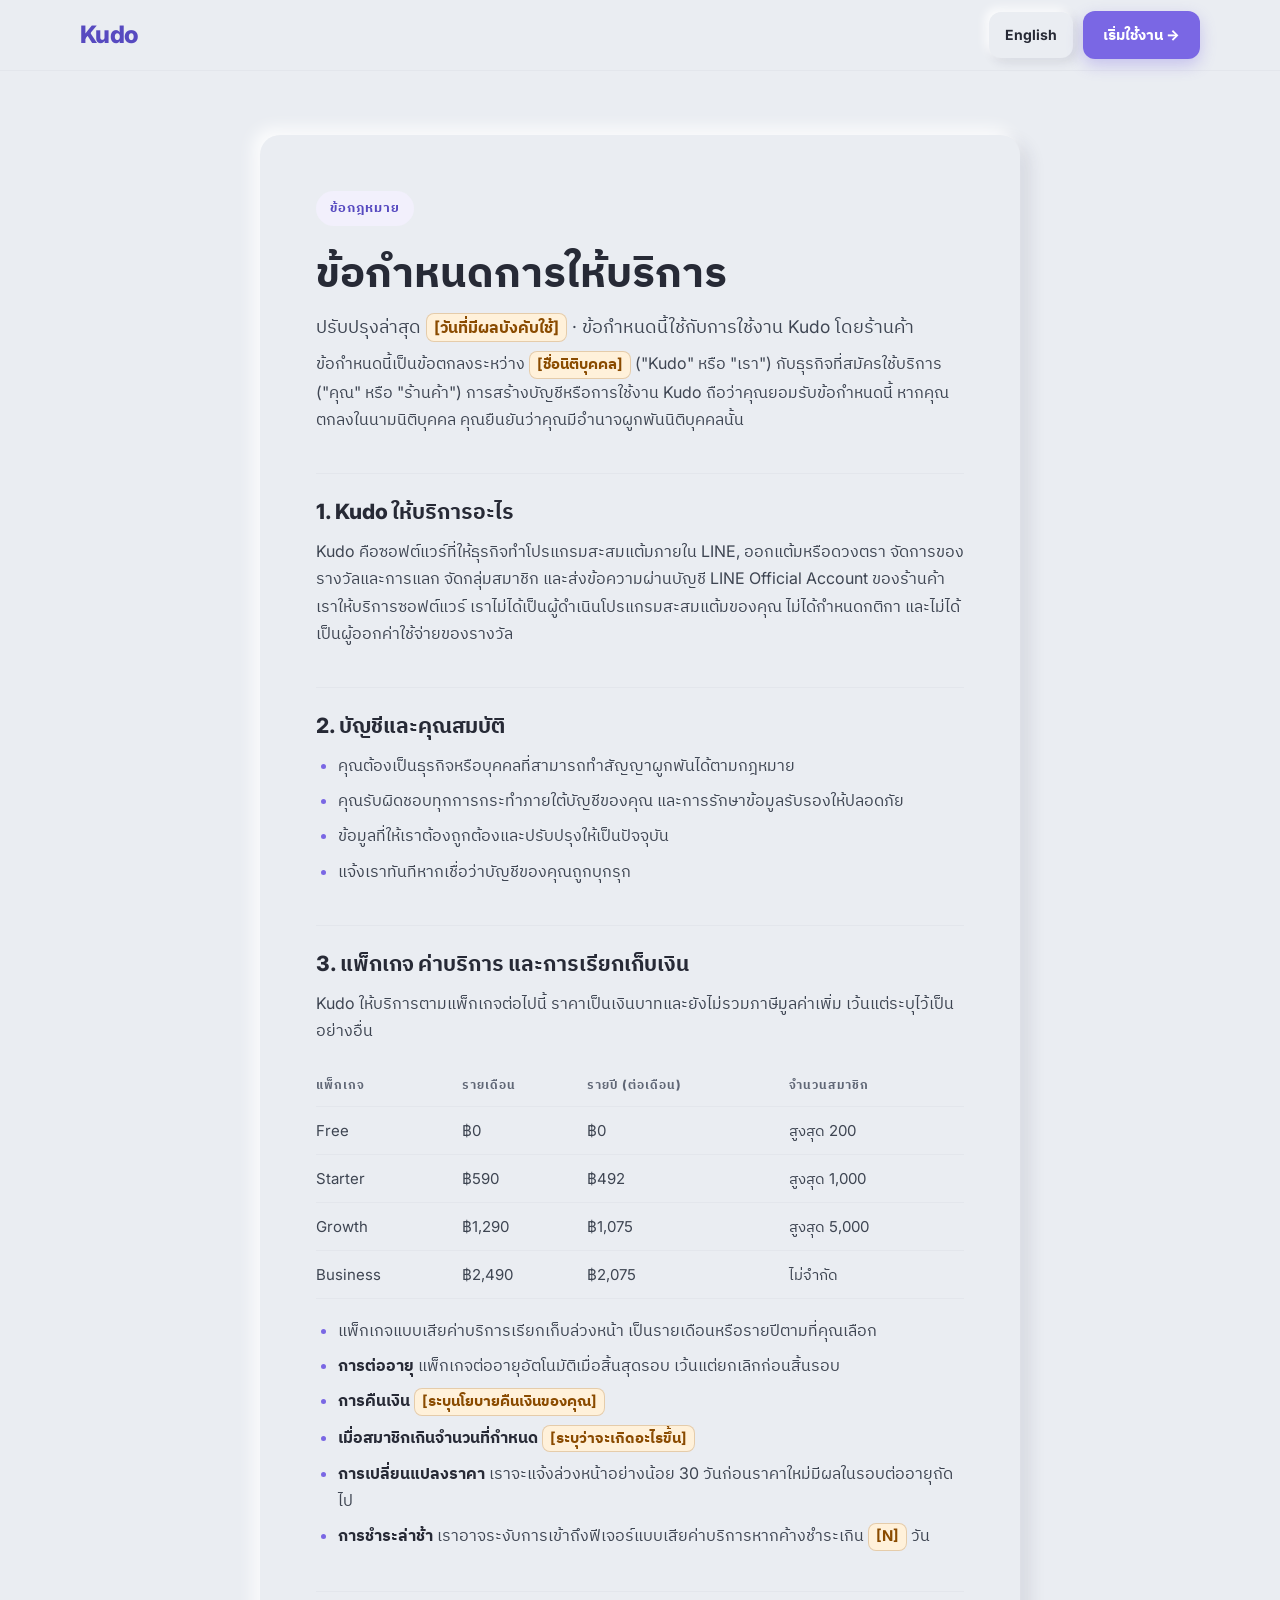
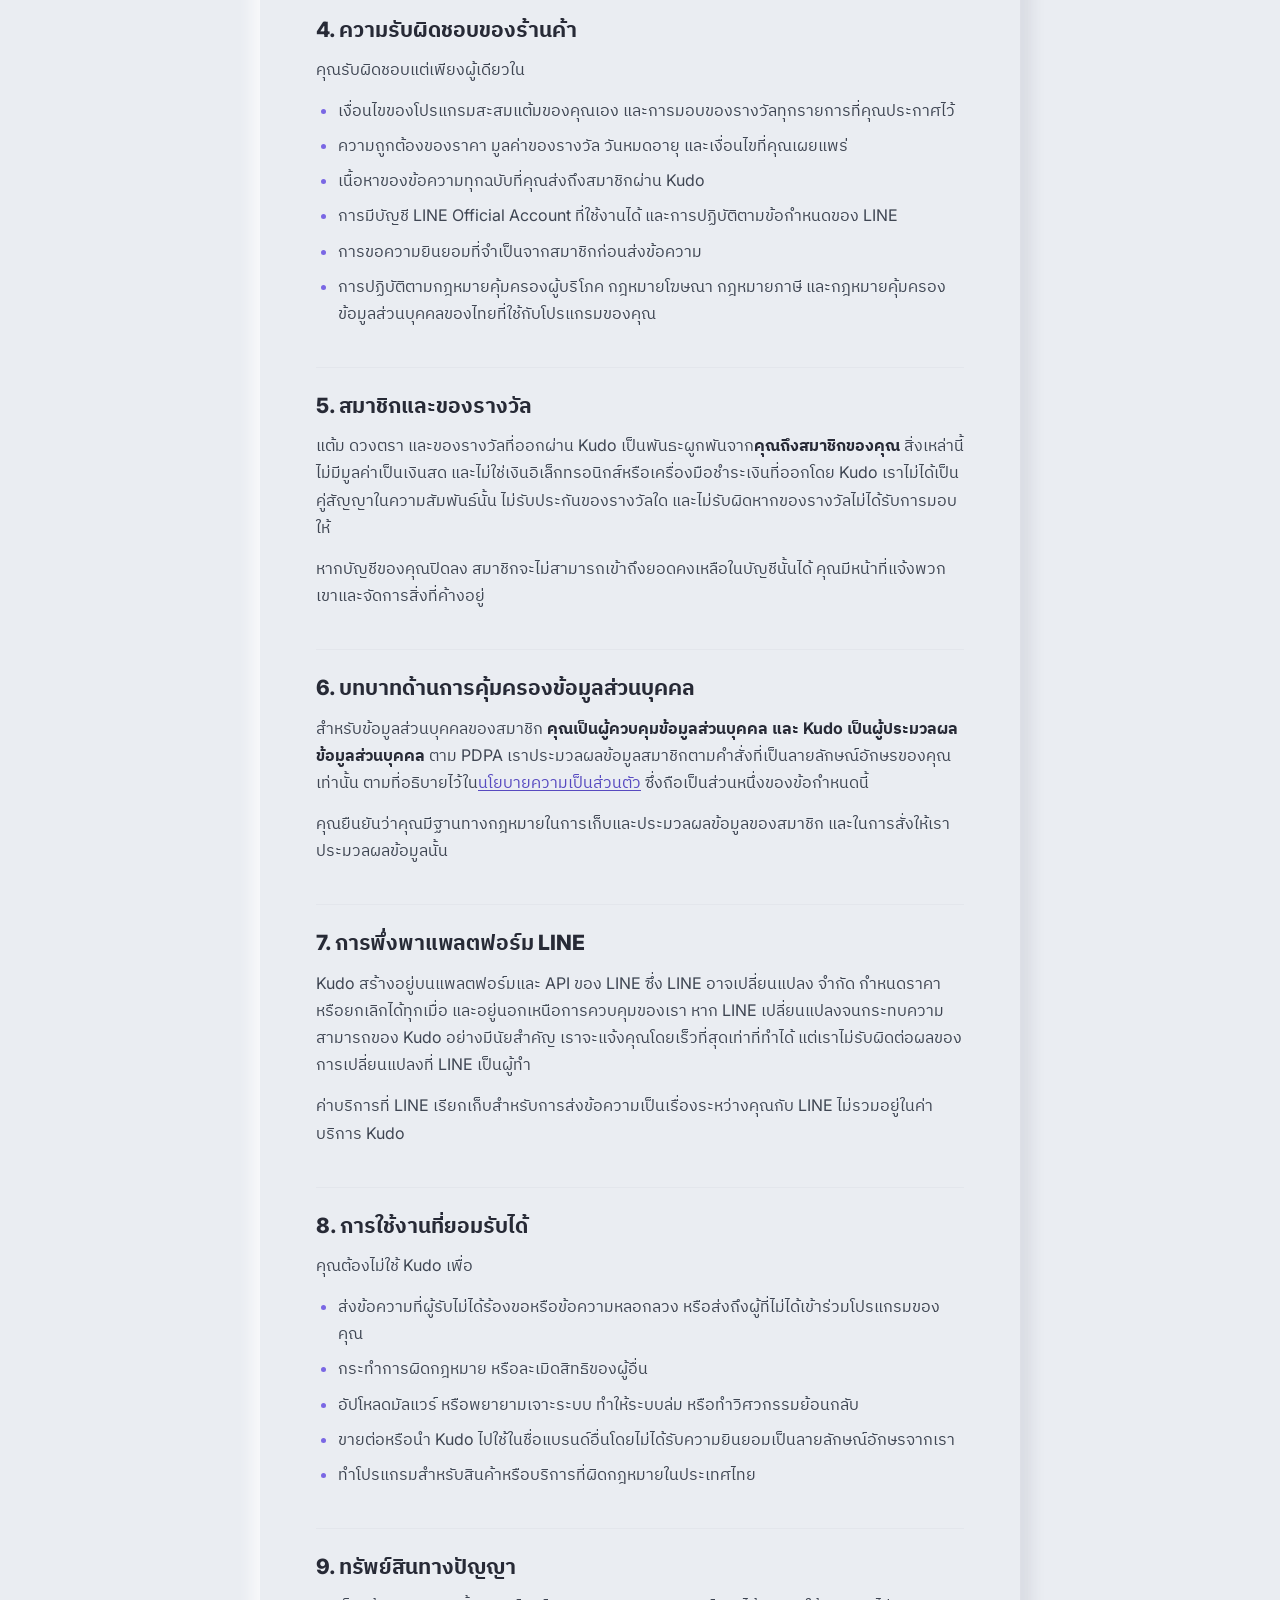
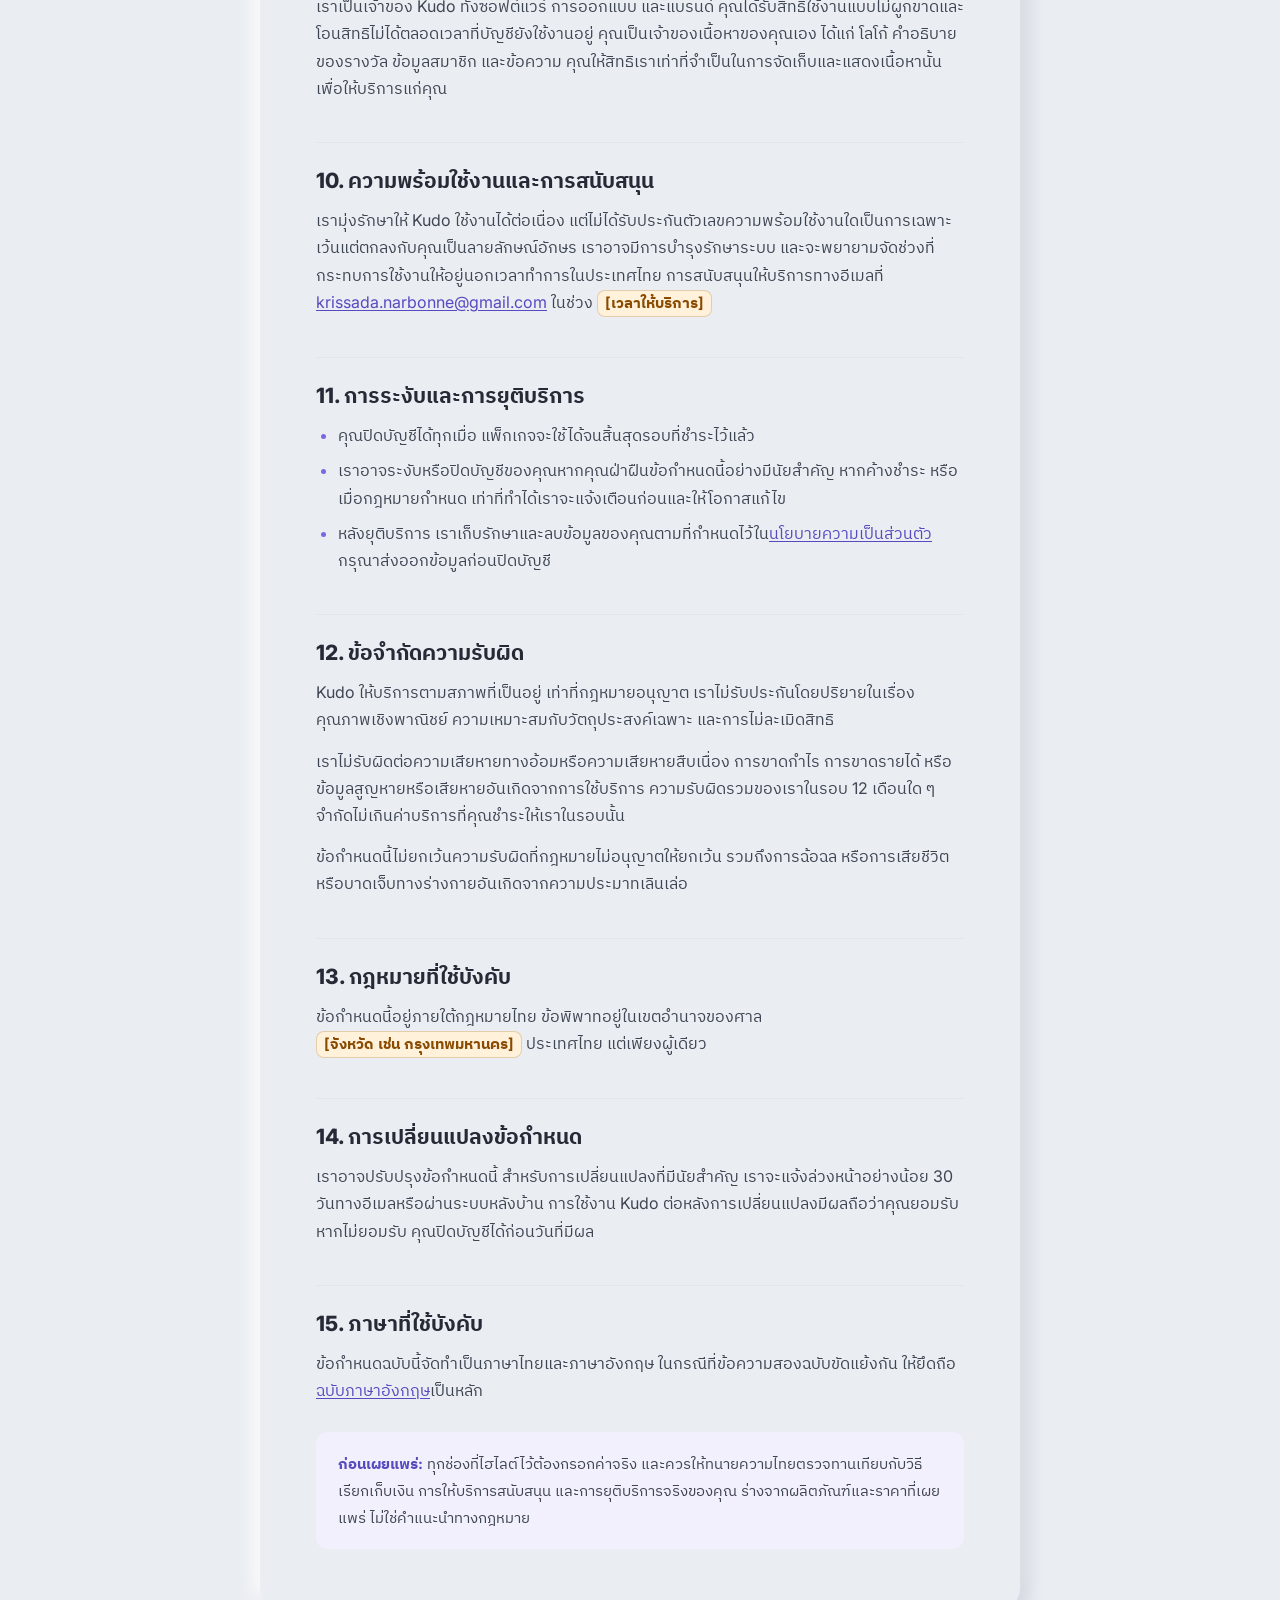
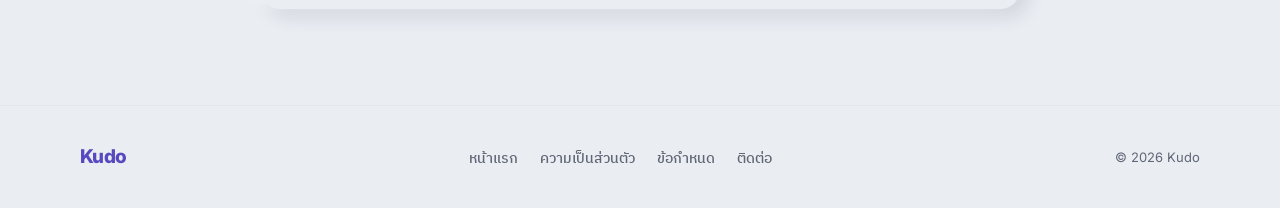
<file: terms.html>
<!doctype html>
<html lang="th">
<head>
  <meta charset="UTF-8" />
  <meta name="viewport" content="width=device-width, initial-scale=1.0" />
  <meta name="description" content="ข้อกำหนดการใช้งาน Kudo สำหรับร้านค้า ครอบคลุมแพ็กเกจ ค่าบริการ และความรับผิดชอบ" />
  <meta name="theme-color" content="#7A67E4" />
  <title>ข้อกำหนดการให้บริการ · Kudo</title>
  <link rel="icon" href="data:image/svg+xml,<svg xmlns='http://www.w3.org/2000/svg' viewBox='0 0 100 100'><rect width='100' height='100' rx='24' fill='%237A67E4'/><text x='50' y='71' font-size='54' text-anchor='middle' fill='%23ffffff' font-family='Verdana,system-ui,sans-serif' font-weight='800'>K</text></svg>" />
  <link rel="canonical" href="https://kudoloyalty-landing.vercel.app/terms" />
  <link rel="alternate" hreflang="th" href="https://kudoloyalty-landing.vercel.app/terms" />
  <link rel="alternate" hreflang="en" href="https://kudoloyalty-landing.vercel.app/en/terms" />
  <link rel="alternate" hreflang="x-default" href="https://kudoloyalty-landing.vercel.app/terms" />
  <meta name="robots" content="index,follow" />
  <link rel="preconnect" href="https://fonts.googleapis.com" />
  <link rel="preconnect" href="https://fonts.gstatic.com" crossorigin />
  <link href="https://fonts.googleapis.com/css2?family=IBM+Plex+Sans+Thai:wght@400;500;600;700;800&family=Inter:wght@400;500;600;700;800&display=swap" rel="stylesheet" />
    <style>
    *, *::before, *::after { box-sizing: border-box; margin: 0; padding: 0; }

    /* ═══════════════════════════════════════════════════════════
       Kudo Soft UI, matched to the merchant portal.
       A card is the SAME colour as the page, moulded out of it by a
       light/dark shadow pair. Depth is the shadow, never a border.
       Light source is top-left throughout.
       ═══════════════════════════════════════════════════════════ */
    :root {
      /* ── Softened violet (not the sharp #7C3AED) ──────────── */
      --brand:      #7A67E4;
      --brand-dark: #6A57D6;
      --brand-ink:  #574AC0;   /* violet TEXT on light, passes AA */
      --brand-tint: #F2F0FC;

      /* ── Ink ──────────────────────────────────────────────── */
      --ink:      #272A36;
      --ink-soft: #3E4552;
      --muted:    #606776;
      --faint:    #9AA1B2;
      --line:     #E3E6EC;

      /* ── Surfaces ─────────────────────────────────────────── */
      --surface:       #FFFFFF;
      --surface-muted: #F3F5F9;
      --canvas:        #EAEDF2;
      --sunken:        #E1E5EE;

      /* ── Radii ────────────────────────────────────────────── */
      --radius-sm: 8px;
      --radius-md: 12px;
      --radius-lg: 16px;
      --radius-xl: 20px;
      --pill: 999px;

      /* ── The signature depth ──────────────────────────────── */
      --extrude:    -7px -7px 16px rgba(255,255,255,0.85), 8px 8px 18px rgba(40,45,70,0.12);
      --extrude-sm: -4px -4px 10px rgba(255,255,255,0.85), 4px 4px 11px rgba(40,45,70,0.12);
      --extrude-lift: -9px -9px 20px rgba(255,255,255,0.9), 11px 11px 24px rgba(40,45,70,0.15);
      --inset:      inset 2px 2px 5px rgba(40,45,70,0.12), inset -2px -2px 5px rgba(255,255,255,0.85);
      --shadow-sm:  0 2px 6px rgba(40,45,70,0.06), 0 1px 2px rgba(40,45,70,0.04);
      --shadow-md:  0 8px 22px rgba(40,45,70,0.12), 0 3px 8px rgba(40,45,70,0.07);
      --glow:       0 6px 16px rgba(122,103,228,0.32);
      --glow-lift:  0 10px 22px rgba(122,103,228,0.40);

      /* ── Semantic (mockup data only) ──────────────────────── */
      --ok: #2F7D53;   --ok-bg: #E6F3EC;
      --warn: #96641B; --warn-bg: #FBF0DE;
      --risk: #A63A55; --risk-bg: #FAE7EC;
      --info: #3A5BB8; --info-bg: #E9EEFB;

      /* ── Device screens ───────────────────────────────────── */
      --screen: #F3F5F9;
      --screen-card: #FFFFFF;
      --screen-line: #E3E6EC;
      --screen-dim: #9AA1B2;
      --device: #2E3340;

      --font-sans: 'Inter', 'IBM Plex Sans Thai', ui-sans-serif, system-ui, -apple-system, sans-serif;
      --gutter: 24px;
      --section-y: 92px;

      /* ── Aliases so existing markup / inline styles resolve ─ */
      --font-display: var(--font-sans);
      --accent: var(--brand);
      --accent-deep: var(--brand-dark);
      --accent-lift: #A99BEF;
      --accent-line: var(--line);
      --violet: var(--brand);
      --violet-deep: var(--brand-dark);
      --violet-wash: var(--brand-tint);
      --violet-light: var(--brand-tint);
      --violet-mid: var(--accent-lift);
      --wash: var(--brand-tint);
      --paper: var(--surface);
      --paper-2: var(--surface-muted);
      --card: var(--surface);
      --bg: var(--canvas);
      --bg-subtle: var(--surface-muted);
      --lift: var(--surface-muted);
      --ink-2: var(--ink-soft);
      --muted-2: var(--faint);
      --rule: var(--line);
      --rule-soft: var(--line);
      --border: 1px solid var(--line);
      --border-light: 1px solid rgba(255,255,255,0.5);
      --shadow: var(--extrude-sm);
      --shadow-lg: var(--extrude);
      --shadow-light: var(--shadow-sm);
      --on-ink: var(--ink);
      --on-ink-muted: var(--muted);
      --on-ink-dim: var(--faint);
      --night: var(--brand-tint);
      --night-2: var(--surface);
      --night-rule: var(--line);
      --night-text: var(--muted);
      --night-dim: var(--faint);
      --ok-d: var(--ok); --warn-d: var(--warn); --risk-d: var(--risk); --info-d: var(--info);
      --screen-rule: var(--screen-line);
      --r-xs: var(--radius-sm); --r-sm: var(--radius-sm); --r-chip: var(--radius-sm);
      --r-lg: var(--radius-lg); --radius: var(--radius-lg);
      --r-pill: var(--pill); --r-circle: 50%;
      --r-phone: 30px; --r-phone-lg: 36px;
      --r-screen-r: 22px; --r-screen-lg: 26px;
      --r-mock-card: var(--radius-md);
      --device-shadow: var(--extrude);
    }

    html { scroll-behavior: smooth; }

    body {
      font-family: var(--font-sans);
      font-size: 16px;
      background: var(--canvas);
      color: var(--ink-soft);
      line-height: 1.62;
      -webkit-font-smoothing: antialiased;
    }

    h1, h2, h3, h4 {
      font-family: var(--font-sans);
      font-weight: 800;
      letter-spacing: -0.02em;
      color: var(--ink);
      text-wrap: balance;
    }
    html[lang="th"] h1, html[lang="th"] h2,
    html[lang="th"] h3, html[lang="th"] h4 { letter-spacing: 0; line-height: 1.34; }
    html[lang="th"] body { line-height: 1.8; }
    html[lang="th"] .hero h1 { font-size: clamp(28px, 4.4vw, 44px); line-height: 1.32; }
    html[lang="th"] .section-title { font-size: clamp(23px, 2.9vw, 32px); line-height: 1.34; }
    html[lang="th"] .cta-section h2 { font-size: clamp(25px, 3.4vw, 38px); line-height: 1.32; }

    a { color: inherit; }
    a:focus-visible, button:focus-visible {
      outline: 3px solid var(--brand);
      outline-offset: 3px;
      border-radius: var(--radius-sm);
    }

    /* Gentle lift, no hard press anywhere. */
    .nav-cta, .btn-primary, .btn-cta, .btn-secondary, .pricing-cta,
    .lang-btn, .seg-broadcast-btn, .feature-card, .game-card, .for-card, .step {
      transition: transform .22s cubic-bezier(.2,.7,.3,1), box-shadow .22s cubic-bezier(.2,.7,.3,1), background .18s ease;
    }
    @keyframes softFloat { from { transform: translateY(10px); opacity: 0; } to { transform: none; opacity: 1; } }
    @media (prefers-reduced-motion: reduce) {
      html { scroll-behavior: auto; }
      *, *::before, *::after { animation-duration: .01ms !important; transition-duration: .01ms !important; }
      .nav-cta:hover, .btn-primary:hover, .btn-cta:hover, .btn-secondary:hover, .pricing-cta:hover,
      .lang-btn:hover, .seg-broadcast-btn:hover, .feature-card:hover, .game-card:hover,
      .for-card:hover, .step:hover, .hero-visuals-wrap { transform: none !important; animation: none !important; }
    }

    /* ═══════════════════════════ Nav ═══════════════════════════ */
    nav {
      position: sticky; top: 0; z-index: 100;
      background: var(--canvas);
      border-bottom: 1px solid var(--line);
      padding: 0 var(--gutter);
    }
    .nav-inner {
      max-width: 1120px; margin: 0 auto;
      display: flex; align-items: center; justify-content: space-between;
      height: 70px; gap: 12px;
    }
    .logo {
      font-size: 24px; font-weight: 800; letter-spacing: -0.03em;
      text-decoration: none; color: var(--brand-ink);
    }
    .logo span { color: var(--brand-ink); }
    .nav-right { display: flex; align-items: center; gap: 10px; }
    .nav-cta {
      display: inline-flex; align-items: center;
      padding: 11px 20px;
      background: var(--brand); color: #fff;
      font-weight: 800; font-size: 14.5px;
      border: none; border-radius: var(--radius-md);
      box-shadow: var(--glow);
      text-decoration: none; white-space: nowrap;
    }
    .nav-cta:hover { background: var(--brand-dark); transform: translateY(-2px); box-shadow: var(--glow-lift); }
    .lang-btn {
      display: inline-flex; align-items: center;
      padding: 10px 16px;
      background: var(--canvas); color: var(--ink);
      font-family: inherit; font-weight: 700; font-size: 14px;
      border: none; border-radius: var(--radius-md);
      box-shadow: var(--extrude-sm);
      cursor: pointer; text-decoration: none; white-space: nowrap;
    }
    .lang-btn:hover { transform: translateY(-2px); box-shadow: var(--extrude); color: var(--brand-ink); }

    /* ══════════════════════ Shared section ════════════════════ */
    section { padding: var(--section-y) var(--gutter); }
    .container { max-width: 1120px; margin: 0 auto; }

    .section-eyebrow {
      display: inline-block;
      font-size: 12.5px; font-weight: 800;
      letter-spacing: 0.08em; text-transform: uppercase;
      color: var(--brand-ink); background: var(--brand-tint);
      border-radius: var(--pill); padding: 6px 14px; margin-bottom: 20px;
    }
    .section-eyebrow::before { content: none; }
    .section-title {
      font-size: clamp(27px, 3.3vw, 40px);
      font-weight: 800; line-height: 1.14; letter-spacing: -0.02em;
      color: var(--ink); margin-bottom: 15px; max-width: 22ch;
    }
    .section-sub {
      font-size: 17px; color: var(--muted);
      max-width: 56ch; line-height: 1.68; margin-bottom: 52px;
    }

    /* ═══════════════════════════ Hero ══════════════════════════ */
    .hero { position: relative; padding: 88px var(--gutter) 96px; background: var(--canvas); }
    .hero::before { content: none; }
    .hero > .container { position: relative; z-index: 1; }
    .hero .container {
      display: grid; grid-template-columns: 1.06fr 1.2fr;
      gap: 56px; align-items: center;
    }
    .hero-eyebrow {
      display: inline-flex; align-items: center; gap: 8px;
      font-size: 12.5px; font-weight: 800;
      letter-spacing: 0.08em; text-transform: uppercase;
      color: var(--brand-ink); background: var(--brand-tint);
      border: none; border-radius: var(--pill);
      padding: 7px 15px; margin-bottom: 24px;
    }
    .hero-eyebrow svg { flex-shrink: 0; }
    .hero h1 {
      font-size: clamp(34px, 6vw, 56px);
      font-weight: 800; line-height: 1.08; letter-spacing: -0.025em;
      color: var(--ink); margin-bottom: 20px;
    }
    .hero h1 span { color: var(--brand-ink); }
    .hero-sub { font-size: 18px; color: var(--muted); line-height: 1.66; margin-bottom: 34px; max-width: 46ch; }
    .hero-actions { display: flex; align-items: center; gap: 14px; flex-wrap: wrap; }
    .btn-primary {
      display: inline-flex; align-items: center; gap: 9px;
      padding: 14px 24px;
      background: var(--brand); color: #fff;
      font-weight: 800; font-size: 16px;
      border: none; border-radius: var(--radius-md);
      box-shadow: var(--glow); text-decoration: none;
    }
    .btn-primary:hover { background: var(--brand-dark); transform: translateY(-2px); box-shadow: var(--glow-lift); }
    .btn-secondary {
      display: inline-flex; align-items: center; gap: 9px;
      padding: 14px 24px;
      background: var(--canvas); color: var(--ink);
      font-weight: 700; font-size: 16px;
      border: none; border-radius: var(--radius-md);
      box-shadow: var(--extrude-sm); text-decoration: none;
    }
    .btn-secondary:hover { transform: translateY(-2px); box-shadow: var(--extrude); color: var(--brand-ink); }
    .hero-note { font-size: 14px; color: var(--muted); }

    /* ── Hero visual: raised, gently floated ── */
    .hero-visual { display: flex; justify-content: center; align-items: center; position: relative; }
    .hero-visuals-wrap {
      position: relative; width: 100%; height: 470px;
      animation: softFloat .75s cubic-bezier(.2,.7,.3,1) both;
    }
    /* A soft floor so the two surfaces sit in the same space rather than
       floating independently. */
    .hero-visuals-wrap::after {
      content: '';
      position: absolute; left: 6%; right: 4%; bottom: -14px; height: 26px;
      background: radial-gradient(ellipse at center, rgba(40,45,70,.14), transparent 72%);
      filter: blur(3px); pointer-events: none; z-index: 0;
    }

    .mock-phone {
      position: absolute; bottom: 0; right: 0; width: 205px;
      background: var(--device); border: none;
      border-radius: var(--r-phone); padding: 10px 8px;
      box-shadow: var(--shadow-md), var(--extrude);
      z-index: 3;
    }
    .mock-notch { width: 52px; height: 5px; background: rgba(255,255,255,.22); border-radius: var(--pill); margin: 0 auto 8px; }
    .mock-screen {
      background: var(--screen); border-radius: var(--r-screen-r);
      aspect-ratio: 0.46; display: flex; flex-direction: column; overflow: hidden;
    }
    .mock-hero-card { margin: 7px; border-radius: var(--radius-md); overflow: hidden; box-shadow: var(--shadow-sm); }
    .mock-cover { background: var(--brand); height: 70px; display: flex; flex-direction: column; justify-content: flex-end; padding: 7px; }
    .mock-glass { background: var(--surface); border: none; border-radius: var(--radius-sm); padding: 6px 8px; display: flex; align-items: center; gap: 7px; box-shadow: var(--shadow-sm); }
    .mock-logo {
      width: 22px; height: 22px; border-radius: 6px; background: var(--brand); color: #fff; border: none;
      font-weight: 800; font-size: 11px; display: flex; align-items: center; justify-content: center; flex-shrink: 0;
    }
    .mock-merchant-name { font-size: 9px; font-weight: 700; color: var(--ink); line-height: 1.2; }
    .mock-merchant-tag { font-size: 7.5px; color: var(--screen-dim); margin-top: 1px; }
    .mock-balance { background: var(--brand); padding: 8px 10px 10px; border-top: none; }
    .mock-greeting { font-size: 7.5px; color: rgba(255,255,255,.78); font-weight: 500; margin-bottom: 2px; }
    .mock-points-num { font-size: 27px; font-weight: 800; color: #fff; letter-spacing: -.03em; line-height: 1; font-variant-numeric: tabular-nums; }
    .mock-points-unit { font-size: 7.5px; color: rgba(255,255,255,.78); font-weight: 700; margin: 3px 0 6px; letter-spacing: .1em; text-transform: uppercase; }
    .mock-progress-meta { display: flex; justify-content: space-between; font-size: 7px; color: rgba(255,255,255,.7); margin-bottom: 3px; font-weight: 500; }
    .mock-progress-bar { height: 4px; background: rgba(255,255,255,.26); border: none; border-radius: var(--pill); overflow: hidden; }
    .mock-progress-fill { height: 100%; width: 82%; background: #fff; border-radius: var(--pill); }
    .mock-tabs { display: flex; background: var(--screen-card); border-bottom: 1px solid var(--screen-line); }
    .mock-tab { flex: 1; text-align: center; padding: 7px 0; font-size: 8px; font-weight: 600; color: var(--screen-dim); border-bottom: 2px solid transparent; }
    .mock-tab.active { color: var(--brand-ink); border-bottom-color: var(--brand); font-weight: 800; }
    .mock-reward-card {
      margin: 6px 7px 7px; background: var(--screen-card);
      border-radius: var(--radius-sm); border: none; box-shadow: var(--shadow-sm);
      overflow: hidden; flex: 1; min-height: 0; display: flex; flex-direction: column;
    }
    .mock-reward-img {
      flex: 1; min-height: 38px; background: var(--brand-tint) url("data:image/svg+xml,%3Csvg xmlns='http://www.w3.org/2000/svg' viewBox='0 0 24 24' fill='none' stroke='%237A67E4' stroke-width='1.5' stroke-linecap='round' stroke-linejoin='round'%3E%3Cpath d='M17 8h1a4 4 0 0 1 0 8h-1'/%3E%3Cpath d='M3 8h14v9a4 4 0 0 1-4 4H7a4 4 0 0 1-4-4Z'/%3E%3Cpath d='M6 2v2M10 2v2M14 2v2'/%3E%3C/svg%3E") center/40px no-repeat;
      border-bottom: none;
    }
    .mock-reward-body { padding: 6px 8px 8px; display: flex; flex-direction: column; gap: 5px; }
    .mock-reward-row { display: flex; justify-content: space-between; align-items: flex-start; }
    .mock-reward-name { font-size: 9px; font-weight: 700; color: var(--ink); }
    .mock-reward-cost { font-size: 8px; font-weight: 700; color: var(--screen-dim); flex-shrink: 0; font-variant-numeric: tabular-nums; }
    .mock-redeem-btn { width: 100%; background: var(--brand); color: #fff; font-size: 8px; font-weight: 800; text-align: center; padding: 5px; border: none; border-radius: 6px; }

    /* Portal browser screen, a raised card */
    .mock-portal-card {
      position: absolute; top: 26px; left: 0; right: 182px;
      background: var(--canvas); border: none;
      border-radius: var(--radius-lg); box-shadow: var(--extrude);
      overflow: hidden; z-index: 2;
    }
    .portal-chrome { background: var(--surface-muted); border-bottom: 1px solid var(--line); padding: 8px 10px; display: flex; align-items: center; gap: 6px; }
    .portal-dots { display: flex; gap: 4px; }
    .portal-dot { width: 7px; height: 7px; border-radius: var(--r-circle); background: var(--sunken); border: none; }
    .portal-dot.red, .portal-dot.yellow, .portal-dot.green { background: var(--sunken); }
    .portal-url { flex: 1; background: var(--sunken); border-radius: var(--radius-sm); border: none; box-shadow: var(--inset); padding: 3px 8px; font-size: 7px; color: var(--screen-dim); font-weight: 500; white-space: nowrap; overflow: hidden; }
    .portal-layout { display: flex; min-height: 0; }
    .portal-sidebar { width: 95px; background: var(--surface); border-right: 1px solid var(--line); padding: 11px 9px 10px; display: flex; flex-direction: column; flex-shrink: 0; }
    .portal-wordmark { font-size: 12px; font-weight: 800; color: var(--brand-ink); letter-spacing: -0.03em; line-height: 1.2; padding-bottom: 8px; border-bottom: 1px solid var(--line); margin-bottom: 6px; }
    .portal-wordmark-sub { font-size: 7px; color: var(--screen-dim); font-weight: 500; margin-top: 2px; }
    .portal-nav-item { display: flex; align-items: center; gap: 7px; padding: 5px 7px; border-radius: var(--radius-sm); font-size: 9px; font-weight: 600; color: var(--muted); margin-bottom: 2px; white-space: nowrap; overflow: hidden; }
    .portal-nav-item.active { background: var(--brand-tint); color: var(--brand-ink); font-weight: 700; border: none; padding: 5px 7px; }
    .portal-nav-icon { width: 12px; height: 12px; opacity: .55; flex-shrink: 0; }
    .portal-nav-item.active .portal-nav-icon { opacity: 1; }
    .portal-signout { display: flex; align-items: center; gap: 7px; padding: 6px 7px; font-size: 9px; font-weight: 500; color: var(--screen-dim); margin-top: auto; border-top: 1px solid var(--line); padding-top: 8px; }
    .portal-main { flex: 1; min-width: 0; background: var(--surface-muted); padding: 11px 12px 16px; overflow: hidden; }
    .portal-topbar { display: flex; justify-content: space-between; align-items: center; margin-bottom: 9px; }
    .portal-page-title { font-size: 13px; font-weight: 800; color: var(--ink); letter-spacing: -0.02em; }
    .portal-merchant-name { font-size: 8px; color: var(--muted); font-weight: 600; background: var(--surface); border: none; box-shadow: var(--shadow-sm); border-radius: var(--radius-sm); padding: 3px 8px; }
    .portal-seg-card { display: flex; border-radius: var(--radius-sm); border: none; box-shadow: var(--shadow-sm); overflow: hidden; background: var(--surface); margin-bottom: 5px; }
    .portal-seg-accent { width: 3px; flex-shrink: 0; border-right: none; }
    .portal-seg-body { padding: 6px 9px; flex: 1; display: flex; align-items: center; justify-content: space-between; min-width: 0; }
    .portal-seg-name { font-size: 10px; font-weight: 700; color: var(--ink); }
    .portal-seg-badge { font-size: 8px; font-weight: 700; padding: 1px 6px; border-radius: var(--pill); margin-left: 6px; border: none; }
    .portal-seg-desc { font-size: 8px; color: var(--screen-dim); font-weight: 500; margin-top: 2px; }
    .portal-broadcast-btn { font-size: 8px; font-weight: 700; color: var(--brand-ink); background: var(--brand-tint); border: none; border-radius: var(--pill); padding: 3px 9px; white-space: nowrap; flex-shrink: 0; }

    /* ═══════════════════════ How it works ═════════════════════ */
    .how { background: var(--canvas); border-top: 1px solid var(--line); border-bottom: none; }
    .steps { display: grid; grid-template-columns: repeat(4, 1fr); gap: 22px; }
    .step {
      display: grid; gap: 12px; align-content: start;
      background: var(--canvas); border: none; border-radius: var(--radius-lg);
      box-shadow: var(--extrude); padding: 26px 24px;
    }
    .step:hover { transform: translateY(-2px); box-shadow: var(--extrude-lift); }
    .step-num {
      display: inline-flex; align-items: center; justify-content: center;
      width: 38px; height: 38px;
      background: var(--brand-tint); color: var(--brand-ink);
      border: none; border-radius: var(--radius-md);
      font-weight: 800; font-size: 16px; line-height: 1;
    }
    .step-num::before { content: none; }
    .step h3 { font-size: 18px; font-weight: 800; color: var(--ink); line-height: 1.26; }
    .step p { font-size: 15px; color: var(--muted); line-height: 1.62; }

    /* ════════════════════ Portal preview ══════════════════════ */
    .portal-preview { background: var(--canvas); }
    .portal-preview .container { display: grid; grid-template-columns: 1fr 1fr; gap: 64px; align-items: center; }
    .portal-preview-visual { display: flex; justify-content: center; align-items: center; min-width: 0; }
    .laptop-frame { width: 100%; max-width: 490px; min-width: 0; display: flex; flex-direction: column; }
    .browser-mock {
      width: 100%; background: var(--canvas); border: none; border-bottom: none;
      border-radius: var(--radius-lg) var(--radius-lg) 0 0;
      box-shadow: var(--extrude); overflow: hidden;
    }
    .laptop-base { background: var(--sunken); height: 16px; border-radius: 0 0 var(--radius-md) var(--radius-md); border: none; box-shadow: var(--extrude-sm); display: flex; justify-content: center; align-items: flex-end; padding-bottom: 3px; }
    .laptop-hinge { width: 60px; height: 4px; background: var(--faint); border-radius: var(--pill); opacity: .5; }
    .browser-chrome { background: var(--surface-muted); border-bottom: 1px solid var(--line); padding: 7px 10px; display: flex; align-items: center; gap: 6px; }
    .b-dots { display: flex; gap: 4px; }
    .b-dot { width: 8px; height: 8px; border-radius: var(--r-circle); background: var(--sunken); border: none; }
    .b-dot.r, .b-dot.y, .b-dot.g { background: var(--sunken); }
    .b-url { flex: 1; background: var(--sunken); border-radius: var(--radius-sm); border: none; box-shadow: var(--inset); padding: 3px 8px; font-size: 9px; color: var(--screen-dim); font-weight: 500; }
    .browser-body { display: flex; min-height: 300px; min-width: 0; }
    .browser-sidebar { width: 120px; background: var(--surface); border-right: 1px solid var(--line); padding: 11px 8px 9px; flex-shrink: 0; display: flex; flex-direction: column; }
    .b-wordmark { font-size: 13px; font-weight: 800; letter-spacing: -0.03em; color: var(--brand-ink); padding-bottom: 8px; border-bottom: 1px solid var(--line); margin-bottom: 6px; line-height: 1.3; }
    .b-wordmark span { color: var(--brand-ink); }
    .b-nav-item { display: flex; align-items: center; gap: 6px; padding: 5px 6px; border-radius: var(--radius-sm); font-size: 9px; font-weight: 600; color: var(--muted); margin-bottom: 2px; white-space: nowrap; overflow: hidden; }
    .b-nav-item.active { background: var(--brand-tint); color: var(--brand-ink); font-weight: 700; border: none; padding: 5px 6px; }
    .b-nav-icon { width: 12px; height: 12px; opacity: .55; flex-shrink: 0; }
    .b-nav-item.active .b-nav-icon { opacity: 1; }
    .b-signout { display: flex; align-items: center; gap: 6px; padding: 5px 6px; font-size: 9px; font-weight: 500; color: var(--screen-dim); margin-top: auto; border-top: 1px solid var(--line); padding-top: 7px; }
    .browser-main { flex: 1; min-width: 0; background: var(--surface-muted); padding: 11px; overflow: hidden; }
    .b-topbar { display: flex; justify-content: space-between; align-items: center; margin-bottom: 9px; }
    .b-page-title { font-size: 12px; font-weight: 800; color: var(--ink); letter-spacing: -0.02em; }
    .b-merchant { font-size: 9px; color: var(--muted); font-weight: 500; }
    .b-kpi-row { display: grid; grid-template-columns: 1fr 1fr; gap: 9px; margin-bottom: 12px; }
    .b-kpi { background: var(--surface); border-radius: var(--radius-md); border: none; box-shadow: var(--shadow-sm); padding: 11px 13px; position: relative; overflow: hidden; }
    .b-kpi::before { content: ''; position: absolute; left: 0; top: 24%; bottom: 24%; width: 3px; border-radius: 0 3px 3px 0; background: var(--brand); border-right: none; }
    .b-kpi-num { font-size: 25px; font-weight: 800; color: var(--ink); line-height: 1; margin-bottom: 5px; font-variant-numeric: tabular-nums; letter-spacing: -.03em; }
    .b-kpi-label { font-size: 9px; color: var(--muted); font-weight: 500; margin-bottom: 6px; }
    .b-kpi-pill { display: inline-flex; align-items: center; font-size: 8px; font-weight: 700; padding: 2px 7px; border-radius: var(--pill); border: none; }
    .b-kpi-pill.up { background: var(--ok-bg); color: var(--ok); }
    .b-kpi-pill.amber { background: var(--warn-bg); color: var(--warn); }
    .b-seg-header { font-size: 9px; font-weight: 700; color: var(--faint); text-transform: uppercase; letter-spacing: .1em; margin-bottom: 7px; }
    .b-seg-rows { display: flex; flex-direction: column; gap: 5px; }
    .b-seg-row { background: var(--surface); border-radius: var(--radius-sm); border: none; box-shadow: var(--shadow-sm); padding: 7px 11px; display: flex; justify-content: space-between; align-items: center; }
    .b-seg-left { display: flex; align-items: center; gap: 8px; }
    .b-seg-dot { width: 7px; height: 7px; border-radius: var(--r-circle); border: none; flex-shrink: 0; }
    .b-seg-name { font-size: 10.5px; font-weight: 500; color: var(--ink-soft); }
    .b-seg-count { font-size: 11px; font-weight: 700; color: var(--ink); font-variant-numeric: tabular-nums; }

    .portal-preview-copy .bullet-list { list-style: none; display: flex; flex-direction: column; gap: 16px; margin-top: 32px; }
    .portal-preview-copy .bullet-list li { display: flex; align-items: flex-start; gap: 14px; font-size: 16px; color: var(--muted); line-height: 1.6; }
    .bullet-icon {
      width: 38px; height: 38px; border-radius: var(--radius-md);
      background: var(--brand-tint); border: none; color: var(--brand-ink);
      display: flex; align-items: center; justify-content: center; flex-shrink: 0; margin-top: 1px;
    }

    /* ══════════════════════ Member app ════════════════════════ */
    .member-section { background: var(--surface-muted); border-top: 1px solid var(--line); border-bottom: 1px solid var(--line); }
    .member-section .container { display: grid; grid-template-columns: 1fr 1fr; gap: 64px; align-items: center; }
    .member-copy-side { order: -1; }
    .member-visual-side { display: flex; justify-content: center; }
    .member-big-phone {
      width: 250px; background: var(--device); border: none;
      border-radius: var(--r-phone-lg); padding: 12px 10px;
      box-shadow: var(--shadow-md), var(--extrude);
    }
    .member-big-notch { width: 58px; height: 6px; background: rgba(255,255,255,.22); border-radius: var(--pill); margin: 0 auto 10px; }
    .member-big-screen {
      background: var(--screen); border-radius: var(--r-screen-lg);
      aspect-ratio: 0.46; display: flex; flex-direction: column; overflow: hidden;
    }
    .mbig-hero-card { margin: 9px; border-radius: var(--radius-md); overflow: hidden; box-shadow: var(--shadow-sm); }
    .mbig-cover { background: var(--brand); height: 88px; display: flex; flex-direction: column; justify-content: flex-end; padding: 8px; }
    .mbig-glass { background: var(--surface); border: none; border-radius: var(--radius-sm); padding: 7px 10px; display: flex; align-items: center; gap: 8px; box-shadow: var(--shadow-sm); }
    .mbig-logo { width: 27px; height: 27px; border-radius: 7px; background: var(--brand); color: #fff; border: none; font-weight: 800; font-size: 13px; display: flex; align-items: center; justify-content: center; flex-shrink: 0; }
    .mbig-merchant-name { font-size: 11px; font-weight: 700; color: var(--ink); line-height: 1.2; }
    .mbig-merchant-tag { font-size: 9px; color: var(--screen-dim); margin-top: 1px; }
    .mbig-balance { background: var(--brand); padding: 10px 12px 12px; border-top: none; }
    .mbig-greeting { font-size: 9px; color: rgba(255,255,255,.78); font-weight: 500; margin-bottom: 3px; }
    .mbig-points-num { font-size: 33px; font-weight: 800; color: #fff; letter-spacing: -.03em; line-height: 1; font-variant-numeric: tabular-nums; }
    .mbig-points-unit { font-size: 9px; color: rgba(255,255,255,.78); font-weight: 700; margin: 4px 0 8px; letter-spacing: .1em; text-transform: uppercase; }
    .mbig-progress-meta { display: flex; justify-content: space-between; font-size: 8px; color: rgba(255,255,255,.7); margin-bottom: 4px; font-weight: 500; }
    .mbig-progress-bar { height: 5px; background: rgba(255,255,255,.26); border: none; border-radius: var(--pill); overflow: hidden; }
    .mbig-progress-fill { height: 100%; width: 82%; background: #fff; border-radius: var(--pill); }
    .mbig-tabs { display: flex; background: var(--screen-card); border-bottom: 1px solid var(--screen-line); }
    .mbig-tab { flex: 1; text-align: center; padding: 9px 0; font-size: 10px; font-weight: 600; color: var(--screen-dim); border-bottom: 2px solid transparent; }
    .mbig-tab.active { color: var(--brand-ink); border-bottom-color: var(--brand); font-weight: 800; }
    .mbig-reward-card {
      margin: 8px 9px 9px; background: var(--screen-card);
      border-radius: var(--radius-sm); border: none; box-shadow: var(--shadow-sm);
      overflow: hidden; flex: 1; min-height: 0; display: flex; flex-direction: column;
    }
    .mbig-reward-img {
      flex: 1; min-height: 50px; background: var(--brand-tint) url("data:image/svg+xml,%3Csvg xmlns='http://www.w3.org/2000/svg' viewBox='0 0 24 24' fill='none' stroke='%237A67E4' stroke-width='1.5' stroke-linecap='round' stroke-linejoin='round'%3E%3Cpath d='M17 8h1a4 4 0 0 1 0 8h-1'/%3E%3Cpath d='M3 8h14v9a4 4 0 0 1-4 4H7a4 4 0 0 1-4-4Z'/%3E%3Cpath d='M6 2v2M10 2v2M14 2v2'/%3E%3C/svg%3E") center/54px no-repeat;
      border-bottom: none;
    }
    .mbig-reward-body { padding: 8px 10px 10px; display: flex; flex-direction: column; gap: 6px; }
    .mbig-reward-row { display: flex; justify-content: space-between; align-items: flex-start; }
    .mbig-reward-name { font-size: 11px; font-weight: 700; color: var(--ink); }
    .mbig-reward-cost { font-size: 10px; font-weight: 700; color: var(--screen-dim); flex-shrink: 0; font-variant-numeric: tabular-nums; }
    .mbig-redeem-btn { width: 100%; background: var(--brand); color: #fff; font-size: 10px; font-weight: 800; text-align: center; padding: 7px; border: none; border-radius: var(--radius-sm); }

    .member-bullet-list { list-style: none; display: flex; flex-direction: column; gap: 12px; margin-top: 30px; }
    .member-bullet-list li {
      display: flex; align-items: flex-start; gap: 13px;
      font-size: 15.5px; color: var(--ink-soft); line-height: 1.55;
      background: var(--surface); border: none; border-radius: var(--radius-md);
      box-shadow: var(--shadow-sm); padding: 13px 16px;
    }
    .member-bullet-dot { width: 9px; height: 9px; border-radius: var(--r-circle); background: var(--brand); border: none; flex-shrink: 0; margin-top: 7px; }

    /* ══════════════════════ Features ══════════════════════════ */
    .features-section { background: var(--canvas); }
    .features-grid { display: grid; grid-template-columns: repeat(3, 1fr); gap: 24px; margin-top: 52px; }
    .feature-card {
      position: relative; padding: 28px 26px;
      background: var(--canvas); border: none; border-radius: var(--radius-lg);
      box-shadow: var(--extrude);
      display: grid; gap: 12px; align-content: start;
    }
    .feature-card::before { content: none; }
    .feature-card:hover { transform: translateY(-2px); box-shadow: var(--extrude-lift); }
    .feature-card:hover::before { content: none; }
    .feature-icon {
      width: 46px; height: 46px; border-radius: var(--radius-md);
      background: var(--brand-tint); color: var(--brand-ink); border: none;
      display: flex; align-items: center; justify-content: center; margin-bottom: 4px;
    }
    .feature-card h3 { font-size: 19px; font-weight: 800; color: var(--ink); line-height: 1.26; }
    .feature-card p { font-size: 15px; color: var(--muted); line-height: 1.62; }

    /* ═══════════════ Engage: soft violet-tint block ══════════ */
    .engage-section { background: var(--brand-tint); padding: var(--section-y) var(--gutter); border-top: 1px solid var(--line); border-bottom: 1px solid var(--line); }
    .engage-section .section-eyebrow { background: var(--surface); color: var(--brand-ink); border: none; }
    .engage-section .section-title { color: var(--ink); }
    .engage-section .section-sub { color: var(--muted); max-width: 56ch; }
    .engage-content { display: grid; grid-template-columns: 1fr 1fr; gap: 40px; margin-top: 52px; }
    .engage-feature-rows { display: flex; flex-direction: column; gap: 14px; }
    .engage-feature {
      display: flex; align-items: flex-start; gap: 16px;
      background: var(--surface); border: none; border-radius: var(--radius-md);
      box-shadow: var(--shadow-sm); padding: 18px 20px;
    }
    .engage-feature:first-child { padding-top: 18px; }
    .engage-feature:last-child { border-bottom: none; }
    .engage-icon {
      width: 40px; height: 40px; border-radius: var(--radius-md);
      background: var(--brand-tint); color: var(--brand-ink); border: none;
      display: flex; align-items: center; justify-content: center; flex-shrink: 0;
    }
    .engage-feature h4 { font-size: 16.5px; font-weight: 800; color: var(--ink); margin-bottom: 4px; line-height: 1.26; }
    .engage-feature p { font-size: 14px; color: var(--muted); line-height: 1.58; }

    .segment-preview-card { background: var(--surface); border: none; border-radius: var(--radius-lg); box-shadow: var(--shadow-md); padding: 24px; align-self: start; }
    .seg-card-title { font-size: 11px; font-weight: 700; letter-spacing: .1em; text-transform: uppercase; color: var(--faint); margin-bottom: 16px; }
    .seg-pill-row { display: flex; flex-wrap: wrap; gap: 8px; margin-bottom: 18px; }
    .seg-pill { display: inline-flex; align-items: center; gap: 6px; font-size: 11.5px; font-weight: 700; padding: 5px 11px; border-radius: var(--pill); border: none; background: var(--surface-muted); color: var(--ink-soft); }
    .seg-pill.green { background: var(--ok-bg); color: var(--ok); }
    .seg-pill.violet { background: var(--brand-tint); color: var(--brand-ink); }
    .seg-pill.amber { background: var(--warn-bg); color: var(--warn); }
    .seg-pill.red { background: var(--risk-bg); color: var(--risk); }
    .seg-dot { width: 6px; height: 6px; border-radius: var(--r-circle); background: currentColor; }
    .seg-member-rows { display: flex; flex-direction: column; gap: 7px; }
    .seg-member-row { display: flex; align-items: center; gap: 10px; padding: 10px 12px; background: var(--surface-muted); border-radius: var(--radius-md); border: none; }
    .seg-avatar { width: 28px; height: 28px; border-radius: var(--r-circle); border: none; display: flex; align-items: center; justify-content: center; font-size: 11px; font-weight: 700; color: #fff; flex-shrink: 0; }
    .seg-member-info { flex: 1; }
    .seg-member-name { font-size: 12px; font-weight: 700; color: var(--ink); }
    .seg-member-meta { font-size: 10px; color: var(--faint); margin-top: 1px; }
    .seg-member-badge { font-size: 9.5px; font-weight: 700; padding: 2px 8px; border-radius: var(--pill); border: none; }
    .seg-broadcast-btn {
      display: inline-flex; align-items: center; gap: 8px; margin-top: 18px;
      padding: 12px 18px; background: var(--brand); color: #fff;
      font-size: 13.5px; font-weight: 800;
      border: none; border-radius: var(--radius-md); box-shadow: var(--glow);
      width: 100%; justify-content: center;
    }
    .seg-broadcast-btn:hover { background: var(--brand-dark); transform: translateY(-2px); box-shadow: var(--glow-lift); }

    /* ═════════════════ Gamification ═══════════════════════════ */
    .gamification { background: var(--canvas); padding: var(--section-y) var(--gutter); border-bottom: none; }
    .gamification .section-eyebrow { background: var(--brand-tint); color: var(--brand-ink); border: none; }
    .gamification .section-title { color: var(--ink); }
    .gamification .section-sub { color: var(--muted); margin-bottom: 44px; }
    .game-cards { display: grid; grid-template-columns: 1fr 1fr; gap: 24px; }
    .game-card {
      background: var(--canvas); border: none; border-radius: var(--radius-lg);
      box-shadow: var(--extrude); padding: 32px 30px;
      display: grid; gap: 14px; align-content: start;
    }
    .game-card:hover { transform: translateY(-2px); box-shadow: var(--extrude-lift); }
    .game-card-icon { width: 52px; height: 52px; border-radius: var(--radius-md); background: var(--brand-tint); color: var(--brand-ink); border: none; display: flex; align-items: center; justify-content: center; }
    .game-card h3 { font-size: 22px; font-weight: 800; color: var(--ink); margin: 0; }
    .game-card p { font-size: 16px; color: var(--muted); line-height: 1.62; margin: 0; }
    .game-badge { display: inline-flex; align-items: center; gap: 6px; font-size: 12px; font-weight: 700; letter-spacing: .03em; color: var(--brand-ink); background: var(--brand-tint); border: none; padding: 5px 12px; border-radius: var(--pill); width: fit-content; }

    /* ══════════════════════ Who it's for ═════════════════════ */
    .for { background: var(--surface-muted); border-top: 1px solid var(--line); }
    .for-grid { display: grid; grid-template-columns: repeat(4, 1fr); gap: 18px; margin-top: 44px; }
    .for-card {
      padding: 24px 22px; border-radius: var(--radius-lg);
      background: var(--surface); border: none; box-shadow: var(--shadow-sm);
      display: grid; gap: 10px; align-content: start;
    }
    .for-card:hover { transform: translateY(-2px); box-shadow: var(--shadow-md); }
    .for-icon { width: 42px; height: 42px; border-radius: var(--radius-md); background: var(--brand-tint); color: var(--brand-ink); border: none; display: flex; align-items: center; justify-content: center; margin-bottom: 2px; }
    .for-card h3 { font-size: 16.5px; font-weight: 800; color: var(--ink); }
    .for-card p { font-size: 14px; color: var(--muted); line-height: 1.55; }

    /* ════════════════════════ Pricing ═════════════════════════ */
    .pricing { background: var(--canvas); border-top: 1px solid var(--line); }
    .pricing-toggle { display: flex; align-items: center; justify-content: flex-start; gap: 12px; margin: 0 0 44px; flex-wrap: wrap; }
    .pricing-toggle-track {
      width: 54px; height: 30px; border-radius: var(--pill);
      background: var(--sunken); border: none; box-shadow: var(--inset);
      position: relative; cursor: pointer; flex-shrink: 0;
      transition: background .2s ease;
    }
    .pricing-toggle-track.annual { background: var(--brand); box-shadow: var(--glow); }
    .pricing-toggle-thumb { position: absolute; top: 4px; left: 4px; width: 22px; height: 22px; border-radius: var(--r-circle); background: var(--surface); box-shadow: var(--shadow-sm); transition: transform .2s cubic-bezier(.2,.7,.3,1); }
    .pricing-toggle-track.annual .pricing-toggle-thumb { transform: translateX(24px); }
    .pricing-toggle-label { font-size: 15px; font-weight: 700; color: var(--ink); }
    .pricing-toggle-badge { font-size: 12px; font-weight: 700; color: var(--brand-ink); background: var(--brand-tint); border: none; padding: 4px 11px; border-radius: var(--pill); }
    .pricing-grid { display: grid; grid-template-columns: repeat(4, 1fr); gap: 20px; align-items: stretch; }
    .pricing-card {
      border-radius: var(--radius-lg); border: none; background: var(--canvas);
      box-shadow: var(--extrude); padding: 28px 24px;
      display: flex; flex-direction: column; gap: 0;
    }
    .pricing-card.featured { background: var(--surface); box-shadow: var(--extrude-lift); }
    .pricing-tier { font-size: 11.5px; font-weight: 700; color: var(--brand-ink); text-transform: uppercase; letter-spacing: .1em; margin-bottom: 14px; }
    .pricing-price { font-size: 36px; font-weight: 800; color: var(--ink); letter-spacing: -.035em; line-height: 1; font-variant-numeric: tabular-nums; }
    .pricing-price span { font-size: 14px; font-weight: 500; color: var(--muted); letter-spacing: 0; }
    .pricing-annual { font-size: 13px; color: var(--muted); margin-top: 8px; min-height: 19px; }
    .pricing-limit { font-size: 14.5px; font-weight: 600; color: var(--ink-soft); margin: 18px 0 auto; padding: 12px 14px; background: var(--sunken); border-radius: var(--radius-md); box-shadow: var(--inset); border: none; }
    .pricing-cta {
      display: block; width: 100%; padding: 12px 0;
      border-radius: var(--radius-md); font-size: 15px; font-weight: 800;
      text-align: center; text-decoration: none; cursor: pointer;
      border: none; margin-top: 22px; font-family: inherit;
    }
    .pricing-cta.primary { background: var(--brand); color: #fff; box-shadow: var(--glow); }
    .pricing-cta.primary:hover { background: var(--brand-dark); transform: translateY(-2px); box-shadow: var(--glow-lift); }
    .pricing-cta.secondary { background: var(--canvas); color: var(--ink); box-shadow: var(--extrude-sm); }
    .pricing-cta.secondary:hover { transform: translateY(-2px); box-shadow: var(--extrude); color: var(--brand-ink); }
    .pricing-note { font-size: 14px; color: var(--muted); text-align: left; margin-top: 22px; }

    /* ══════════════════════════ CTA ═══════════════════════════ */
    .cta-section { background: var(--canvas); padding: var(--section-y) var(--gutter); text-align: center; border-top: 1px solid var(--line); border-bottom: none; }
    .cta-section > .container {
      background: var(--brand-tint); border-radius: var(--radius-xl);
      box-shadow: var(--extrude); padding: 64px 40px;
    }
    .cta-section h2 { font-size: clamp(30px, 4.4vw, 48px); font-weight: 800; line-height: 1.1; letter-spacing: -0.025em; color: var(--ink); margin: 0 auto 16px; max-width: 18ch; }
    .cta-section h2 span { color: var(--brand-ink); }
    .cta-section > .container > p { font-size: 17.5px; color: var(--muted); margin-bottom: 34px; }
    .btn-cta {
      display: inline-flex; align-items: center; gap: 10px;
      padding: 16px 32px; background: var(--brand); color: #fff;
      font-weight: 800; font-size: 17px;
      border: none; border-radius: var(--radius-md); box-shadow: var(--glow);
      text-decoration: none;
    }
    .btn-cta:hover { background: var(--brand-dark); transform: translateY(-2px); box-shadow: var(--glow-lift); }
    .cta-note { margin-top: 22px; font-size: 14px; color: var(--muted); }

    /* ═════════════════════════ Footer ═════════════════════════ */
    .footer-wrap { padding: 34px var(--gutter); border-top: 1px solid var(--line); background: var(--canvas); }
    footer { max-width: 1120px; margin: 0 auto; display: flex; align-items: center; justify-content: space-between; flex-wrap: wrap; gap: 14px; }
    .footer-logo { font-size: 19px; font-weight: 800; color: var(--brand-ink); letter-spacing: -0.03em; }
    .footer-logo span { color: var(--brand-ink); }
    .footer-links { display: flex; gap: 22px; align-items: center; flex-wrap: wrap; }
    .footer-links a { font-size: 14px; color: var(--muted); text-decoration: none; font-weight: 500; }
    .footer-links a:hover { color: var(--brand-ink); }
    .footer-copy { font-size: 13px; color: var(--muted); }

    /* ═══════════════════════ Responsive ═══════════════════════ */
    @media (max-width: 980px) {
      :root { --section-y: 72px; }
      .steps { grid-template-columns: 1fr 1fr; }
      .portal-preview .container { grid-template-columns: 1fr; gap: 48px; }
      .portal-preview-visual { order: -1; }
      .member-section .container { grid-template-columns: 1fr; gap: 48px; }
      .member-copy-side { order: 1; }
      .member-visual-side { order: -1; }
      .engage-content { grid-template-columns: 1fr; gap: 28px; }
      .for-grid { grid-template-columns: 1fr 1fr; }
      .features-grid { grid-template-columns: 1fr 1fr; }
      .pricing-grid { grid-template-columns: 1fr 1fr; }
    }
    @media (max-width: 768px) {
      .hero .container { grid-template-columns: 1fr; gap: 44px; }
      .hero-visual { order: -1; }
      .hero-visuals-wrap { height: 395px; }
      .mock-phone { width: 190px; transform: scale(.853); transform-origin: bottom right; }
      .mock-portal-card { right: 150px; left: 0; top: 14px; }
      .game-cards { grid-template-columns: 1fr; }
      section { padding: var(--section-y) 18px; }
      .hero { padding: 60px 18px var(--section-y); }
      .gamification, .engage-section, .cta-section { padding: var(--section-y) 18px; }
      .cta-section > .container { padding: 48px 26px; }
    }
    @media (max-width: 560px) {
      .features-grid { grid-template-columns: 1fr; }
      .for-grid { grid-template-columns: 1fr 1fr; }
      .pricing-grid { grid-template-columns: 1fr; }
      .steps { grid-template-columns: 1fr; }
      .hero-actions { flex-direction: column; align-items: stretch; }
      .hero-actions .btn-primary, .hero-actions .btn-secondary { justify-content: center; }
      .hero-visuals-wrap { height: 330px; }
      .mock-phone { width: 190px; transform: scale(.716); transform-origin: bottom right; }
      /* at this size the sidebar costs more than it tells, so drop it and
         give the segment rows the width they need to stay readable */
      .mock-portal-card { right: 128px; left: 0; top: 10px; }
      .mock-portal-card .portal-sidebar { display: none; }
      .portal-layout { min-height: 0; height: auto; }
      .mock-portal-card .portal-seg-card:nth-last-child(1),
      .mock-portal-card .portal-seg-card:nth-last-child(2) { display: none; }
      .portal-nav-item { font-size: 7.5px; padding: 4px 5px; }
      .portal-wordmark { font-size: 10px; }
      .nav-inner { height: 64px; }
      .logo { font-size: 21px; }
    }
  

    /* ═══════════════════ Legal pages (prose) ══════════════════ */
    .legal-wrap { padding: 64px var(--gutter) 96px; background: var(--canvas); }
    .legal {
      max-width: 760px; margin: 0 auto;
      background: var(--canvas); border-radius: var(--radius-xl);
      box-shadow: var(--extrude); padding: 56px 56px 60px;
    }
    .legal-kicker {
      display: inline-block; font-size: 12.5px; font-weight: 800;
      letter-spacing: .08em; text-transform: uppercase;
      color: var(--brand-ink); background: var(--brand-tint);
      border-radius: var(--pill); padding: 6px 14px; margin-bottom: 18px;
    }
    .legal h1 { font-size: clamp(30px, 4.4vw, 42px); font-weight: 800; letter-spacing: -.025em; line-height: 1.1; color: var(--ink); margin-bottom: 12px; }
    .legal .legal-meta { font-size: 14px; color: var(--muted); margin-bottom: 8px; }
    .legal > p:first-of-type { font-size: 17.5px; color: var(--ink-soft); }
    .legal h2 {
      font-size: 21px; font-weight: 800; letter-spacing: -.02em; color: var(--ink);
      margin: 40px 0 12px; padding-top: 24px; border-top: 1px solid var(--line);
    }
    .legal h3 { font-size: 16.5px; font-weight: 800; color: var(--ink); margin: 22px 0 8px; }
    .legal p, .legal li { font-size: 16px; color: var(--ink-soft); line-height: 1.7; }
    .legal p { margin-bottom: 14px; }
    .legal ul, .legal ol { margin: 0 0 16px; padding-left: 22px; }
    .legal li { margin-bottom: 8px; }
    .legal li::marker { color: var(--brand); }
    .legal a { color: var(--brand-ink); text-underline-offset: 2px; }
    .legal strong { color: var(--ink); font-weight: 700; }
    .legal .legal-toc {
      background: var(--surface); border-radius: var(--radius-md);
      box-shadow: var(--shadow-sm); padding: 20px 24px; margin: 28px 0 8px;
    }
    .legal .legal-toc ol { margin: 0; padding-left: 20px; }
    .legal .legal-toc li { font-size: 15px; margin-bottom: 5px; }
    .legal table { width: 100%; border-collapse: collapse; margin: 6px 0 18px; font-size: 15px; }
    .legal th, .legal td { text-align: left; padding: 10px 12px 10px 0; border-bottom: 1px solid var(--line); vertical-align: top; color: var(--ink-soft); }
    .legal th { font-size: 12px; font-weight: 800; letter-spacing: .08em; text-transform: uppercase; color: var(--muted); }
    .legal .scroll { overflow-x: auto; }
    /* Facts only the business can supply, deliberately conspicuous. */
    .fill {
      display: inline-block; font-weight: 700; font-size: .93em;
      color: #8A4B00; background: #FFF1DA;
      border-radius: var(--radius-sm); padding: 1px 8px;
      box-shadow: inset 0 0 0 1px rgba(138,75,0,.22);
    }
    .legal-note {
      background: var(--brand-tint); border-radius: var(--radius-md);
      padding: 18px 22px; margin: 28px 0 0; font-size: 15px; color: var(--ink-soft);
    }
    .legal-note strong { color: var(--brand-ink); }
    @media (max-width: 700px) {
      .legal-wrap { padding: 40px 18px 72px; }
      .legal { padding: 36px 24px 40px; border-radius: var(--radius-lg); }
      .legal h2 { font-size: 19px; margin-top: 32px; }
    }
  </style>
</head>
<body>

  <nav>
    <div class="nav-inner">
      <a href="/" class="logo">Kudo</a>
      <div class="nav-right">
        <a class="lang-btn" href="/en/terms" hreflang="en">English</a>
        <a href="https://stre-loyalty.web.app/portal" class="nav-cta">เริ่มใช้งาน →</a>
      </div>
    </div>
  </nav>

  <div class="legal-wrap">
    <main class="legal">
 <span class="legal-kicker">ข้อกฎหมาย</span>
 <h1>ข้อกำหนดการให้บริการ</h1>
 <p class="legal-meta">ปรับปรุงล่าสุด <span class="fill">[วันที่มีผลบังคับใช้]</span> · ข้อกำหนดนี้ใช้กับการใช้งาน Kudo โดยร้านค้า</p>

 <p>ข้อกำหนดนี้เป็นข้อตกลงระหว่าง <span class="fill">[ชื่อนิติบุคคล]</span> ("Kudo" หรือ "เรา") กับธุรกิจที่สมัครใช้บริการ ("คุณ" หรือ "ร้านค้า") การสร้างบัญชีหรือการใช้งาน Kudo ถือว่าคุณยอมรับข้อกำหนดนี้ หากคุณตกลงในนามนิติบุคคล คุณยืนยันว่าคุณมีอำนาจผูกพันนิติบุคคลนั้น</p>

 <h2 id="service">1. Kudo ให้บริการอะไร</h2>
 <p>Kudo คือซอฟต์แวร์ที่ให้ธุรกิจทำโปรแกรมสะสมแต้มภายใน LINE, ออกแต้มหรือดวงตรา จัดการของรางวัลและการแลก จัดกลุ่มสมาชิก และส่งข้อความผ่านบัญชี LINE Official Account ของร้านค้า เราให้บริการซอฟต์แวร์ เราไม่ได้เป็นผู้ดำเนินโปรแกรมสะสมแต้มของคุณ ไม่ได้กำหนดกติกา และไม่ได้เป็นผู้ออกค่าใช้จ่ายของรางวัล</p>

 <h2 id="accounts">2. บัญชีและคุณสมบัติ</h2>
 <ul>
 <li>คุณต้องเป็นธุรกิจหรือบุคคลที่สามารถทำสัญญาผูกพันได้ตามกฎหมาย</li>
 <li>คุณรับผิดชอบทุกการกระทำภายใต้บัญชีของคุณ และการรักษาข้อมูลรับรองให้ปลอดภัย</li>
 <li>ข้อมูลที่ให้เราต้องถูกต้องและปรับปรุงให้เป็นปัจจุบัน</li>
 <li>แจ้งเราทันทีหากเชื่อว่าบัญชีของคุณถูกบุกรุก</li>
 </ul>

 <h2 id="plans">3. แพ็กเกจ ค่าบริการ และการเรียกเก็บเงิน</h2>
 <p>Kudo ให้บริการตามแพ็กเกจต่อไปนี้ ราคาเป็นเงินบาทและยังไม่รวมภาษีมูลค่าเพิ่ม เว้นแต่ระบุไว้เป็นอย่างอื่น</p>
 <div class="scroll">
 <table>
 <tr><th>แพ็กเกจ</th><th>รายเดือน</th><th>รายปี (ต่อเดือน)</th><th>จำนวนสมาชิก</th></tr>
 <tr><td>Free</td><td>฿0</td><td>฿0</td><td>สูงสุด 200</td></tr>
 <tr><td>Starter</td><td>฿590</td><td>฿492</td><td>สูงสุด 1,000</td></tr>
 <tr><td>Growth</td><td>฿1,290</td><td>฿1,075</td><td>สูงสุด 5,000</td></tr>
 <tr><td>Business</td><td>฿2,490</td><td>฿2,075</td><td>ไม่จำกัด</td></tr>
 </table>
 </div>
 <ul>
 <li>แพ็กเกจแบบเสียค่าบริการเรียกเก็บล่วงหน้า เป็นรายเดือนหรือรายปีตามที่คุณเลือก</li>
 <li><strong>การต่ออายุ</strong> แพ็กเกจต่ออายุอัตโนมัติเมื่อสิ้นสุดรอบ เว้นแต่ยกเลิกก่อนสิ้นรอบ</li>
 <li><strong>การคืนเงิน</strong> <span class="fill">[ระบุนโยบายคืนเงินของคุณ]</span></li>
 <li><strong>เมื่อสมาชิกเกินจำนวนที่กำหนด</strong> <span class="fill">[ระบุว่าจะเกิดอะไรขึ้น]</span></li>
 <li><strong>การเปลี่ยนแปลงราคา</strong> เราจะแจ้งล่วงหน้าอย่างน้อย 30 วันก่อนราคาใหม่มีผลในรอบต่ออายุถัดไป</li>
 <li><strong>การชำระล่าช้า</strong> เราอาจระงับการเข้าถึงฟีเจอร์แบบเสียค่าบริการหากค้างชำระเกิน <span class="fill">[N]</span> วัน</li>
 </ul>

 <h2 id="merchant">4. ความรับผิดชอบของร้านค้า</h2>
 <p>คุณรับผิดชอบแต่เพียงผู้เดียวใน</p>
 <ul>
 <li>เงื่อนไขของโปรแกรมสะสมแต้มของคุณเอง และการมอบของรางวัลทุกรายการที่คุณประกาศไว้</li>
 <li>ความถูกต้องของราคา มูลค่าของรางวัล วันหมดอายุ และเงื่อนไขที่คุณเผยแพร่</li>
 <li>เนื้อหาของข้อความทุกฉบับที่คุณส่งถึงสมาชิกผ่าน Kudo</li>
 <li>การมีบัญชี LINE Official Account ที่ใช้งานได้ และการปฏิบัติตามข้อกำหนดของ LINE</li>
 <li>การขอความยินยอมที่จำเป็นจากสมาชิกก่อนส่งข้อความ</li>
 <li>การปฏิบัติตามกฎหมายคุ้มครองผู้บริโภค กฎหมายโฆษณา กฎหมายภาษี และกฎหมายคุ้มครองข้อมูลส่วนบุคคลของไทยที่ใช้กับโปรแกรมของคุณ</li>
 </ul>

 <h2 id="members">5. สมาชิกและของรางวัล</h2>
 <p>แต้ม ดวงตรา และของรางวัลที่ออกผ่าน Kudo เป็นพันธะผูกพันจาก<strong>คุณถึงสมาชิกของคุณ</strong> สิ่งเหล่านี้ไม่มีมูลค่าเป็นเงินสด และไม่ใช่เงินอิเล็กทรอนิกส์หรือเครื่องมือชำระเงินที่ออกโดย Kudo เราไม่ได้เป็นคู่สัญญาในความสัมพันธ์นั้น ไม่รับประกันของรางวัลใด และไม่รับผิดหากของรางวัลไม่ได้รับการมอบให้</p>
 <p>หากบัญชีของคุณปิดลง สมาชิกจะไม่สามารถเข้าถึงยอดคงเหลือในบัญชีนั้นได้ คุณมีหน้าที่แจ้งพวกเขาและจัดการสิ่งที่ค้างอยู่</p>

 <h2 id="data">6. บทบาทด้านการคุ้มครองข้อมูลส่วนบุคคล</h2>
 <p>สำหรับข้อมูลส่วนบุคคลของสมาชิก <strong>คุณเป็นผู้ควบคุมข้อมูลส่วนบุคคล และ Kudo เป็นผู้ประมวลผลข้อมูลส่วนบุคคล</strong> ตาม PDPA เราประมวลผลข้อมูลสมาชิกตามคำสั่งที่เป็นลายลักษณ์อักษรของคุณเท่านั้น ตามที่อธิบายไว้ใน<a href="/privacy">นโยบายความเป็นส่วนตัว</a> ซึ่งถือเป็นส่วนหนึ่งของข้อกำหนดนี้</p>
 <p>คุณยืนยันว่าคุณมีฐานทางกฎหมายในการเก็บและประมวลผลข้อมูลของสมาชิก และในการสั่งให้เราประมวลผลข้อมูลนั้น</p>

 <h2 id="line">7. การพึ่งพาแพลตฟอร์ม LINE</h2>
 <p>Kudo สร้างอยู่บนแพลตฟอร์มและ API ของ LINE ซึ่ง LINE อาจเปลี่ยนแปลง จำกัด กำหนดราคา หรือยกเลิกได้ทุกเมื่อ และอยู่นอกเหนือการควบคุมของเรา หาก LINE เปลี่ยนแปลงจนกระทบความสามารถของ Kudo อย่างมีนัยสำคัญ เราจะแจ้งคุณโดยเร็วที่สุดเท่าที่ทำได้ แต่เราไม่รับผิดต่อผลของการเปลี่ยนแปลงที่ LINE เป็นผู้ทำ</p>
 <p>ค่าบริการที่ LINE เรียกเก็บสำหรับการส่งข้อความเป็นเรื่องระหว่างคุณกับ LINE ไม่รวมอยู่ในค่าบริการ Kudo</p>

 <h2 id="acceptable">8. การใช้งานที่ยอมรับได้</h2>
 <p>คุณต้องไม่ใช้ Kudo เพื่อ</p>
 <ul>
 <li>ส่งข้อความที่ผู้รับไม่ได้ร้องขอหรือข้อความหลอกลวง หรือส่งถึงผู้ที่ไม่ได้เข้าร่วมโปรแกรมของคุณ</li>
 <li>กระทำการผิดกฎหมาย หรือละเมิดสิทธิของผู้อื่น</li>
 <li>อัปโหลดมัลแวร์ หรือพยายามเจาะระบบ ทำให้ระบบล่ม หรือทำวิศวกรรมย้อนกลับ</li>
 <li>ขายต่อหรือนำ Kudo ไปใช้ในชื่อแบรนด์อื่นโดยไม่ได้รับความยินยอมเป็นลายลักษณ์อักษรจากเรา</li>
 <li>ทำโปรแกรมสำหรับสินค้าหรือบริการที่ผิดกฎหมายในประเทศไทย</li>
 </ul>

 <h2 id="ip">9. ทรัพย์สินทางปัญญา</h2>
 <p>เราเป็นเจ้าของ Kudo ทั้งซอฟต์แวร์ การออกแบบ และแบรนด์ คุณได้รับสิทธิใช้งานแบบไม่ผูกขาดและโอนสิทธิไม่ได้ตลอดเวลาที่บัญชียังใช้งานอยู่ คุณเป็นเจ้าของเนื้อหาของคุณเอง ได้แก่ โลโก้ คำอธิบายของรางวัล ข้อมูลสมาชิก และข้อความ คุณให้สิทธิเราเท่าที่จำเป็นในการจัดเก็บและแสดงเนื้อหานั้นเพื่อให้บริการแก่คุณ</p>

 <h2 id="availability">10. ความพร้อมใช้งานและการสนับสนุน</h2>
 <p>เรามุ่งรักษาให้ Kudo ใช้งานได้ต่อเนื่อง แต่ไม่ได้รับประกันตัวเลขความพร้อมใช้งานใดเป็นการเฉพาะ เว้นแต่ตกลงกับคุณเป็นลายลักษณ์อักษร เราอาจมีการบำรุงรักษาระบบ และจะพยายามจัดช่วงที่กระทบการใช้งานให้อยู่นอกเวลาทำการในประเทศไทย การสนับสนุนให้บริการทางอีเมลที่ <a href="mailto:krissada.narbonne@gmail.com">krissada.narbonne@gmail.com</a> ในช่วง <span class="fill">[เวลาให้บริการ]</span></p>

 <h2 id="termination">11. การระงับและการยุติบริการ</h2>
 <ul>
 <li>คุณปิดบัญชีได้ทุกเมื่อ แพ็กเกจจะใช้ได้จนสิ้นสุดรอบที่ชำระไว้แล้ว</li>
 <li>เราอาจระงับหรือปิดบัญชีของคุณหากคุณฝ่าฝืนข้อกำหนดนี้อย่างมีนัยสำคัญ หากค้างชำระ หรือเมื่อกฎหมายกำหนด เท่าที่ทำได้เราจะแจ้งเตือนก่อนและให้โอกาสแก้ไข</li>
 <li>หลังยุติบริการ เราเก็บรักษาและลบข้อมูลของคุณตามที่กำหนดไว้ใน<a href="/privacy">นโยบายความเป็นส่วนตัว</a> กรุณาส่งออกข้อมูลก่อนปิดบัญชี</li>
 </ul>

 <h2 id="liability">12. ข้อจำกัดความรับผิด</h2>
 <p>Kudo ให้บริการตามสภาพที่เป็นอยู่ เท่าที่กฎหมายอนุญาต เราไม่รับประกันโดยปริยายในเรื่องคุณภาพเชิงพาณิชย์ ความเหมาะสมกับวัตถุประสงค์เฉพาะ และการไม่ละเมิดสิทธิ</p>
 <p>เราไม่รับผิดต่อความเสียหายทางอ้อมหรือความเสียหายสืบเนื่อง การขาดกำไร การขาดรายได้ หรือข้อมูลสูญหายหรือเสียหายอันเกิดจากการใช้บริการ ความรับผิดรวมของเราในรอบ 12 เดือนใด ๆ จำกัดไม่เกินค่าบริการที่คุณชำระให้เราในรอบนั้น</p>
 <p>ข้อกำหนดนี้ไม่ยกเว้นความรับผิดที่กฎหมายไม่อนุญาตให้ยกเว้น รวมถึงการฉ้อฉล หรือการเสียชีวิตหรือบาดเจ็บทางร่างกายอันเกิดจากความประมาทเลินเล่อ</p>

 <h2 id="law">13. กฎหมายที่ใช้บังคับ</h2>
 <p>ข้อกำหนดนี้อยู่ภายใต้กฎหมายไทย ข้อพิพาทอยู่ในเขตอำนาจของศาล<span class="fill">[จังหวัด เช่น กรุงเทพมหานคร]</span> ประเทศไทย แต่เพียงผู้เดียว</p>

 <h2 id="changes">14. การเปลี่ยนแปลงข้อกำหนด</h2>
 <p>เราอาจปรับปรุงข้อกำหนดนี้ สำหรับการเปลี่ยนแปลงที่มีนัยสำคัญ เราจะแจ้งล่วงหน้าอย่างน้อย 30 วันทางอีเมลหรือผ่านระบบหลังบ้าน การใช้งาน Kudo ต่อหลังการเปลี่ยนแปลงมีผลถือว่าคุณยอมรับ หากไม่ยอมรับ คุณปิดบัญชีได้ก่อนวันที่มีผล</p>

 <h2 id="lang">15. ภาษาที่ใช้บังคับ</h2>
 <p>ข้อกำหนดฉบับนี้จัดทำเป็นภาษาไทยและภาษาอังกฤษ ในกรณีที่ข้อความสองฉบับขัดแย้งกัน ให้ยึดถือ<a href="/en/terms">ฉบับภาษาอังกฤษ</a>เป็นหลัก</p>

 <div class="legal-note">
 <strong>ก่อนเผยแพร่:</strong> ทุกช่องที่ไฮไลต์ไว้ต้องกรอกค่าจริง และควรให้ทนายความไทยตรวจทานเทียบกับวิธีเรียกเก็บเงิน การให้บริการสนับสนุน และการยุติบริการจริงของคุณ ร่างจากผลิตภัณฑ์และราคาที่เผยแพร่ ไม่ใช่คำแนะนำทางกฎหมาย
 </div>
    </main>
  </div>

  <div class="footer-wrap">
    <footer>
      <div class="footer-logo">Kudo</div>
      <div class="footer-links">
        <a href="/">หน้าแรก</a>
        <a href="/privacy">ความเป็นส่วนตัว</a>
        <a href="/terms">ข้อกำหนด</a>
        <a href="mailto:krissada.narbonne@gmail.com">ติดต่อ</a>
      </div>
      <div class="footer-copy">© 2026 Kudo</div>
    </footer>
  </div>

</body>
</html>
</file>
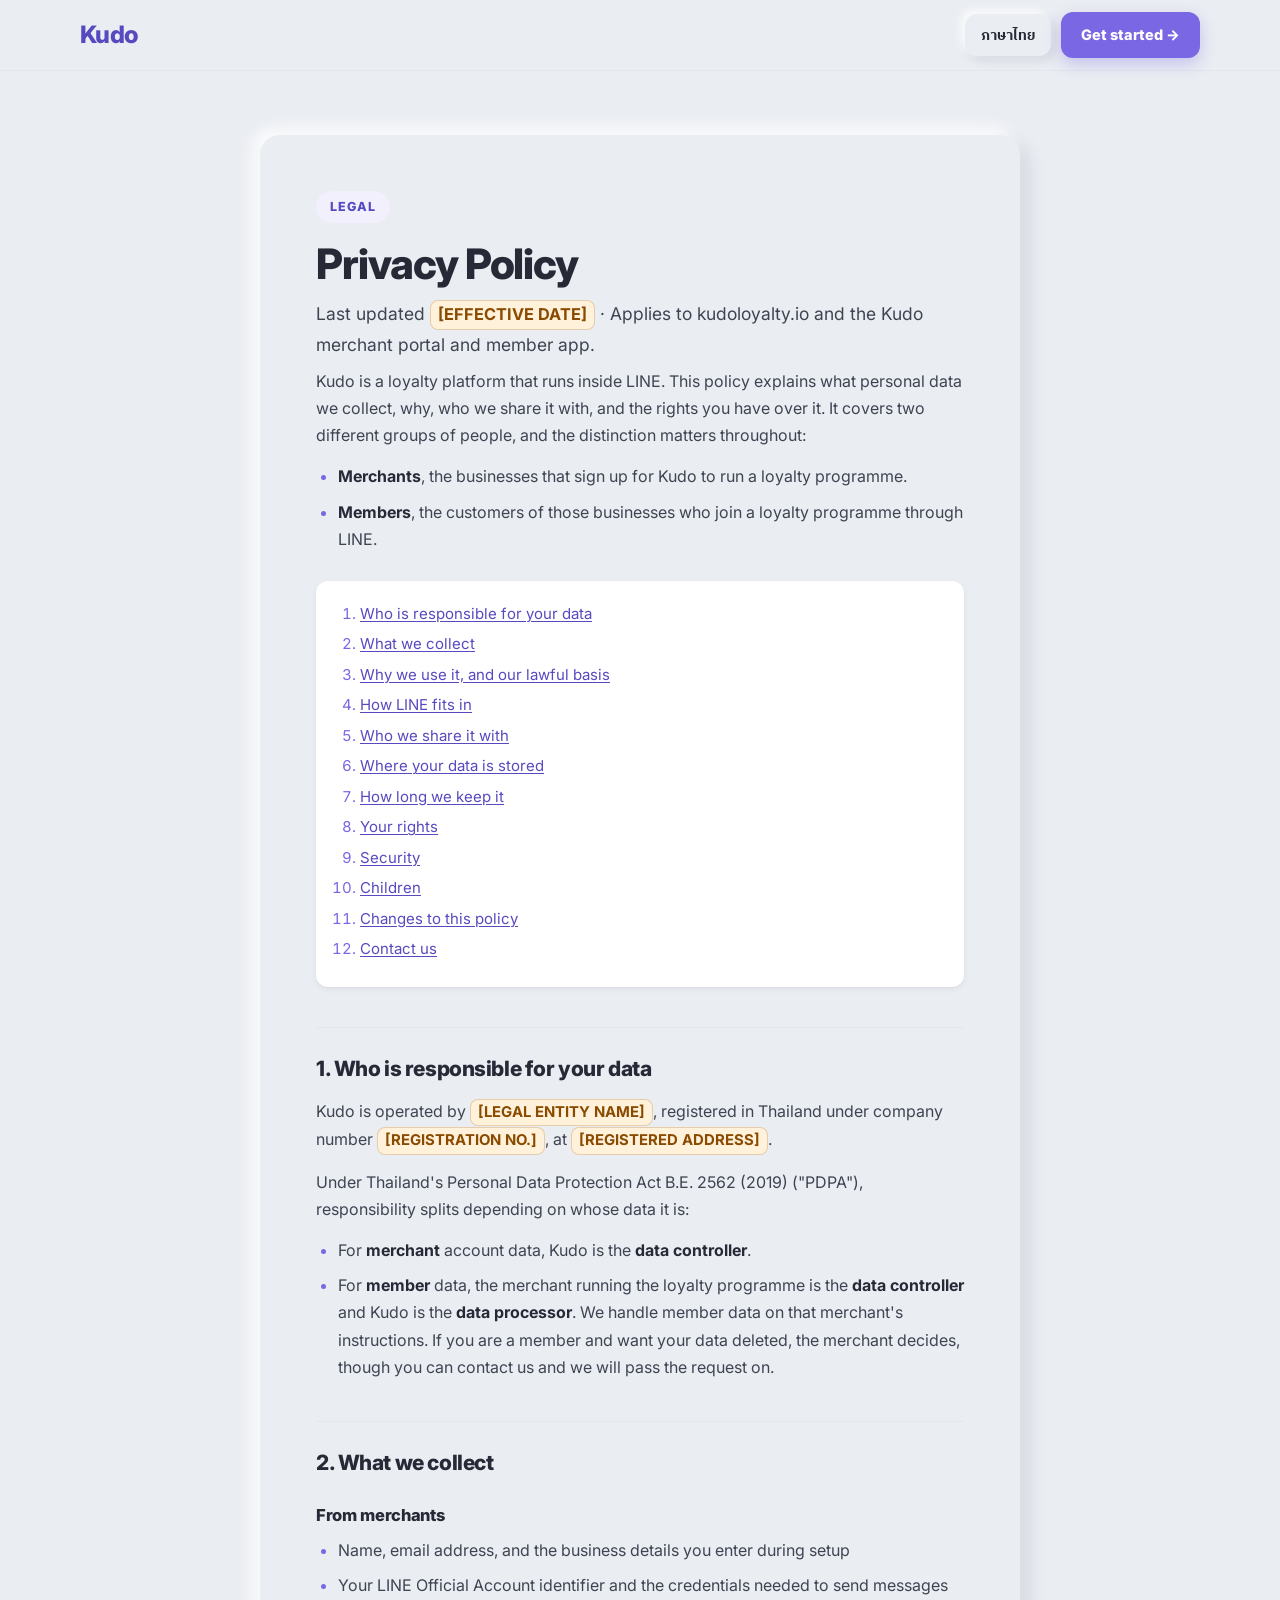
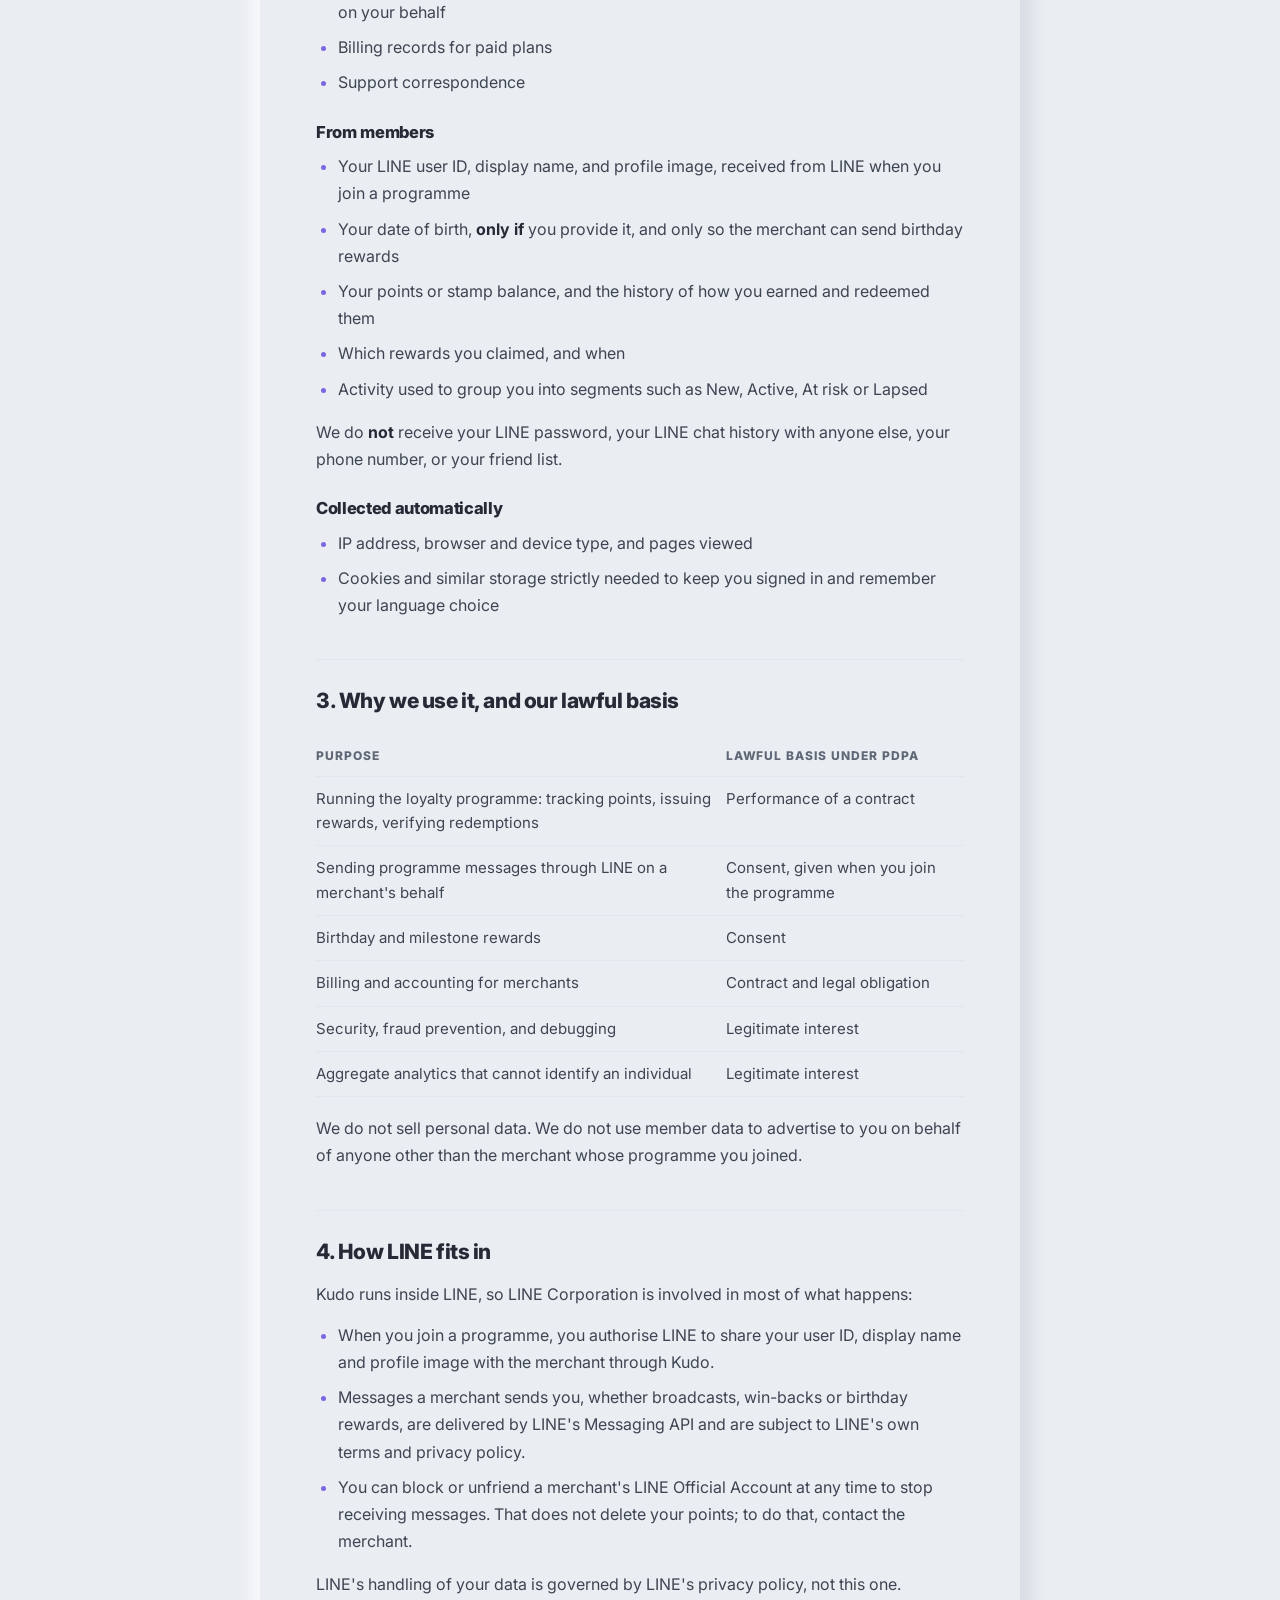
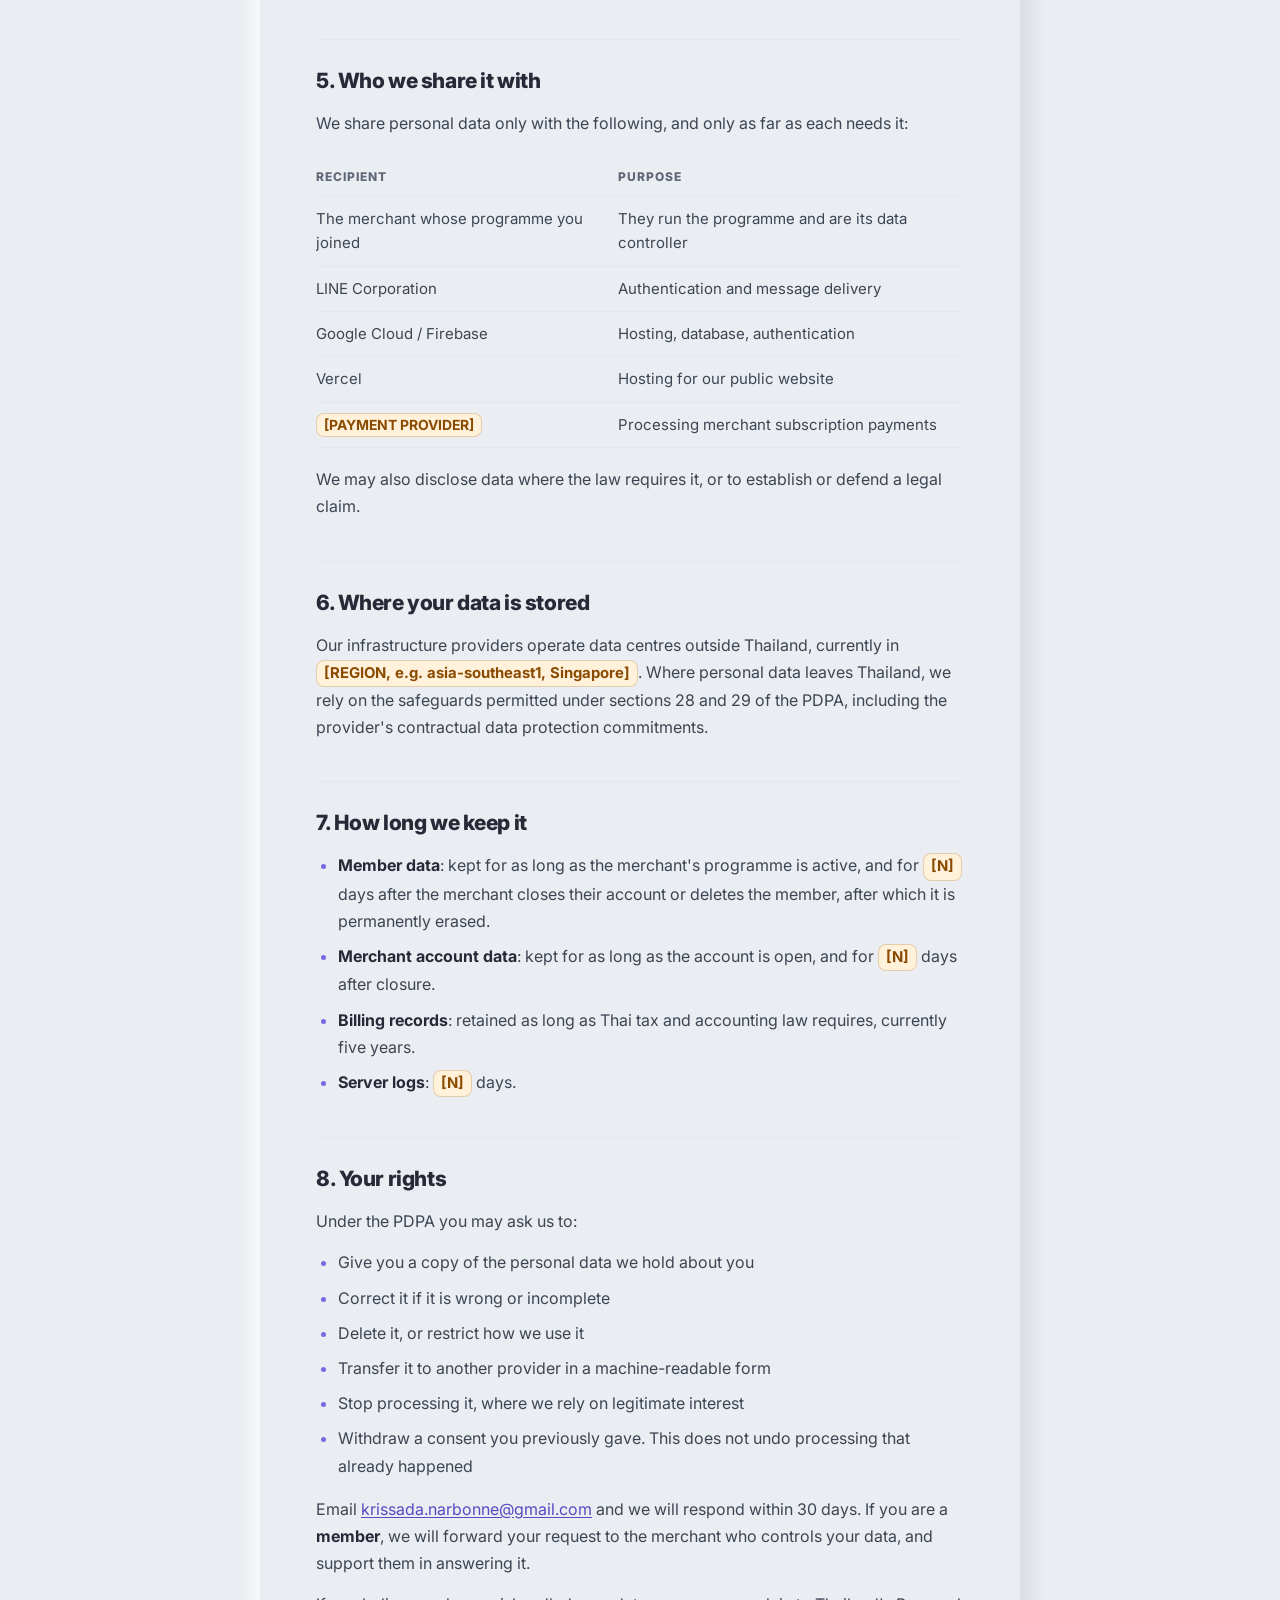
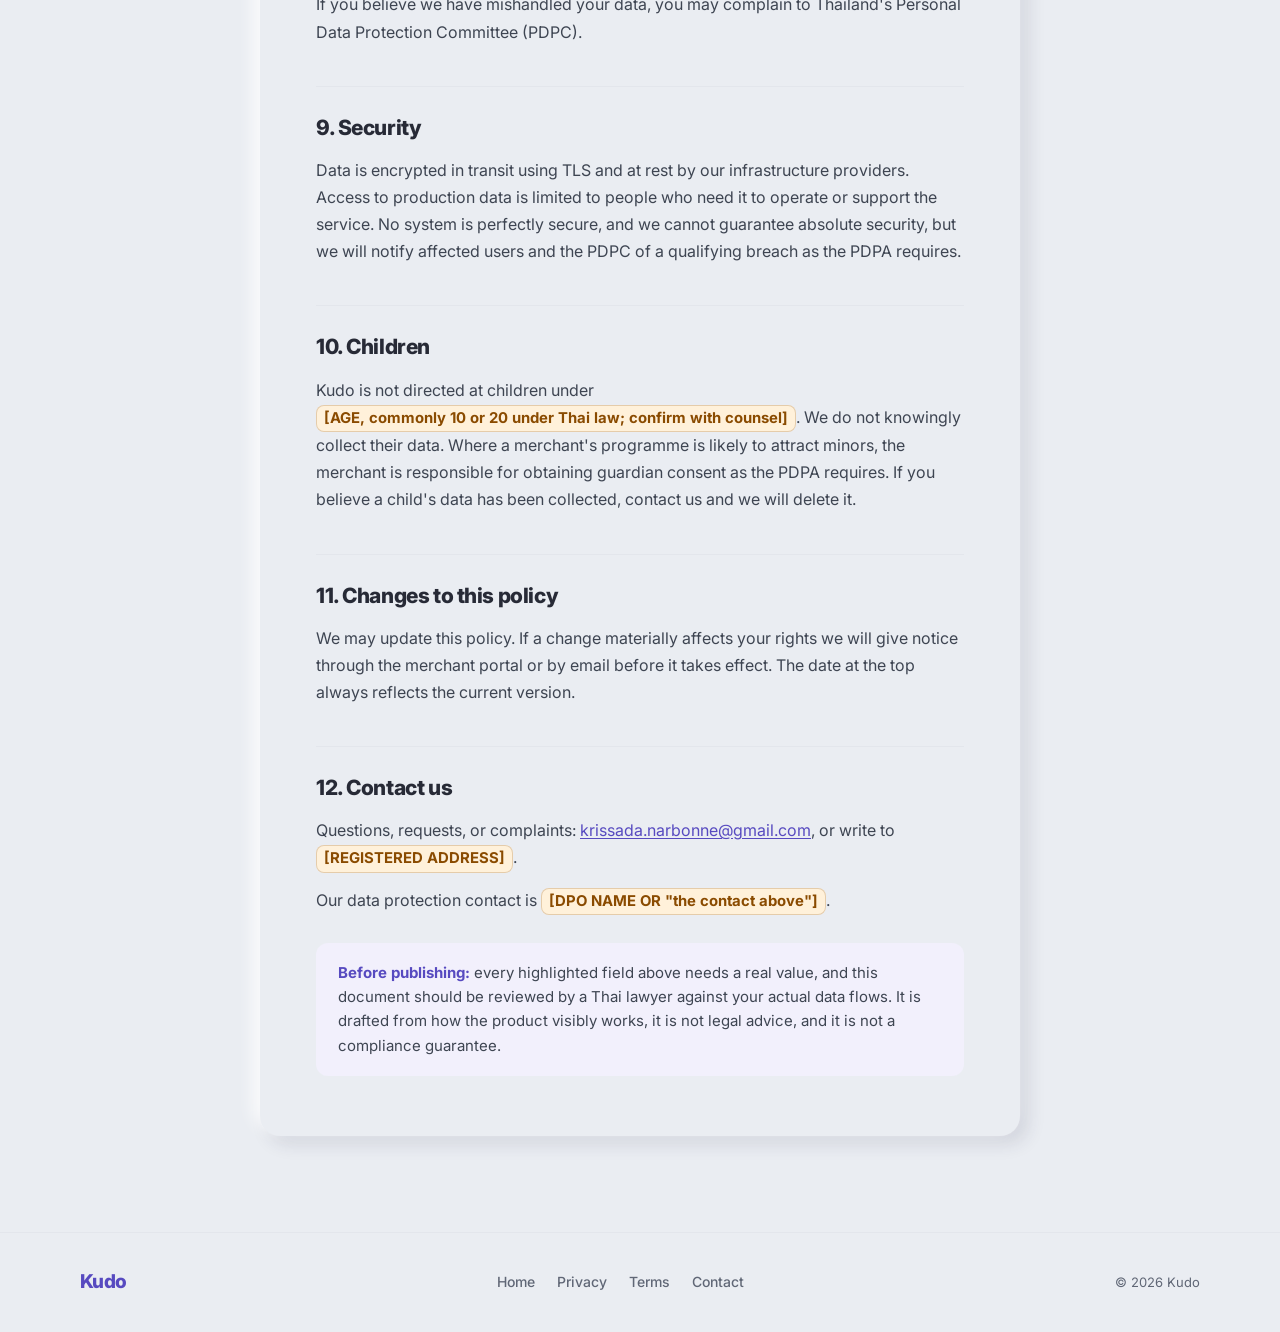
<file: en/privacy.html>
<!doctype html>
<html lang="en">
<head>
  <meta charset="UTF-8" />
  <meta name="viewport" content="width=device-width, initial-scale=1.0" />
  <meta name="description" content="How Kudo collects, uses and protects personal data under Thailand's PDPA." />
  <meta name="theme-color" content="#7A67E4" />
  <title>Privacy Policy · Kudo</title>
  <link rel="icon" href="data:image/svg+xml,<svg xmlns='http://www.w3.org/2000/svg' viewBox='0 0 100 100'><rect width='100' height='100' rx='24' fill='%237A67E4'/><text x='50' y='71' font-size='54' text-anchor='middle' fill='%23ffffff' font-family='Verdana,system-ui,sans-serif' font-weight='800'>K</text></svg>" />
  <link rel="canonical" href="https://kudoloyalty-landing.vercel.app/en/privacy" />
  <link rel="alternate" hreflang="th" href="https://kudoloyalty-landing.vercel.app/privacy" />
  <link rel="alternate" hreflang="en" href="https://kudoloyalty-landing.vercel.app/en/privacy" />
  <link rel="alternate" hreflang="x-default" href="https://kudoloyalty-landing.vercel.app/privacy" />
  <meta name="robots" content="index,follow" />
  <link rel="preconnect" href="https://fonts.googleapis.com" />
  <link rel="preconnect" href="https://fonts.gstatic.com" crossorigin />
  <link href="https://fonts.googleapis.com/css2?family=IBM+Plex+Sans+Thai:wght@400;500;600;700;800&family=Inter:wght@400;500;600;700;800&display=swap" rel="stylesheet" />
    <style>
    *, *::before, *::after { box-sizing: border-box; margin: 0; padding: 0; }

    /* ═══════════════════════════════════════════════════════════
       Kudo Soft UI, matched to the merchant portal.
       A card is the SAME colour as the page, moulded out of it by a
       light/dark shadow pair. Depth is the shadow, never a border.
       Light source is top-left throughout.
       ═══════════════════════════════════════════════════════════ */
    :root {
      /* ── Softened violet (not the sharp #7C3AED) ──────────── */
      --brand:      #7A67E4;
      --brand-dark: #6A57D6;
      --brand-ink:  #574AC0;   /* violet TEXT on light, passes AA */
      --brand-tint: #F2F0FC;

      /* ── Ink ──────────────────────────────────────────────── */
      --ink:      #272A36;
      --ink-soft: #3E4552;
      --muted:    #606776;
      --faint:    #9AA1B2;
      --line:     #E3E6EC;

      /* ── Surfaces ─────────────────────────────────────────── */
      --surface:       #FFFFFF;
      --surface-muted: #F3F5F9;
      --canvas:        #EAEDF2;
      --sunken:        #E1E5EE;

      /* ── Radii ────────────────────────────────────────────── */
      --radius-sm: 8px;
      --radius-md: 12px;
      --radius-lg: 16px;
      --radius-xl: 20px;
      --pill: 999px;

      /* ── The signature depth ──────────────────────────────── */
      --extrude:    -7px -7px 16px rgba(255,255,255,0.85), 8px 8px 18px rgba(40,45,70,0.12);
      --extrude-sm: -4px -4px 10px rgba(255,255,255,0.85), 4px 4px 11px rgba(40,45,70,0.12);
      --extrude-lift: -9px -9px 20px rgba(255,255,255,0.9), 11px 11px 24px rgba(40,45,70,0.15);
      --inset:      inset 2px 2px 5px rgba(40,45,70,0.12), inset -2px -2px 5px rgba(255,255,255,0.85);
      --shadow-sm:  0 2px 6px rgba(40,45,70,0.06), 0 1px 2px rgba(40,45,70,0.04);
      --shadow-md:  0 8px 22px rgba(40,45,70,0.12), 0 3px 8px rgba(40,45,70,0.07);
      --glow:       0 6px 16px rgba(122,103,228,0.32);
      --glow-lift:  0 10px 22px rgba(122,103,228,0.40);

      /* ── Semantic (mockup data only) ──────────────────────── */
      --ok: #2F7D53;   --ok-bg: #E6F3EC;
      --warn: #96641B; --warn-bg: #FBF0DE;
      --risk: #A63A55; --risk-bg: #FAE7EC;
      --info: #3A5BB8; --info-bg: #E9EEFB;

      /* ── Device screens ───────────────────────────────────── */
      --screen: #F3F5F9;
      --screen-card: #FFFFFF;
      --screen-line: #E3E6EC;
      --screen-dim: #9AA1B2;
      --device: #2E3340;

      --font-sans: 'Inter', 'IBM Plex Sans Thai', ui-sans-serif, system-ui, -apple-system, sans-serif;
      --gutter: 24px;
      --section-y: 92px;

      /* ── Aliases so existing markup / inline styles resolve ─ */
      --font-display: var(--font-sans);
      --accent: var(--brand);
      --accent-deep: var(--brand-dark);
      --accent-lift: #A99BEF;
      --accent-line: var(--line);
      --violet: var(--brand);
      --violet-deep: var(--brand-dark);
      --violet-wash: var(--brand-tint);
      --violet-light: var(--brand-tint);
      --violet-mid: var(--accent-lift);
      --wash: var(--brand-tint);
      --paper: var(--surface);
      --paper-2: var(--surface-muted);
      --card: var(--surface);
      --bg: var(--canvas);
      --bg-subtle: var(--surface-muted);
      --lift: var(--surface-muted);
      --ink-2: var(--ink-soft);
      --muted-2: var(--faint);
      --rule: var(--line);
      --rule-soft: var(--line);
      --border: 1px solid var(--line);
      --border-light: 1px solid rgba(255,255,255,0.5);
      --shadow: var(--extrude-sm);
      --shadow-lg: var(--extrude);
      --shadow-light: var(--shadow-sm);
      --on-ink: var(--ink);
      --on-ink-muted: var(--muted);
      --on-ink-dim: var(--faint);
      --night: var(--brand-tint);
      --night-2: var(--surface);
      --night-rule: var(--line);
      --night-text: var(--muted);
      --night-dim: var(--faint);
      --ok-d: var(--ok); --warn-d: var(--warn); --risk-d: var(--risk); --info-d: var(--info);
      --screen-rule: var(--screen-line);
      --r-xs: var(--radius-sm); --r-sm: var(--radius-sm); --r-chip: var(--radius-sm);
      --r-lg: var(--radius-lg); --radius: var(--radius-lg);
      --r-pill: var(--pill); --r-circle: 50%;
      --r-phone: 30px; --r-phone-lg: 36px;
      --r-screen-r: 22px; --r-screen-lg: 26px;
      --r-mock-card: var(--radius-md);
      --device-shadow: var(--extrude);
    }

    html { scroll-behavior: smooth; }

    body {
      font-family: var(--font-sans);
      font-size: 16px;
      background: var(--canvas);
      color: var(--ink-soft);
      line-height: 1.62;
      -webkit-font-smoothing: antialiased;
    }

    h1, h2, h3, h4 {
      font-family: var(--font-sans);
      font-weight: 800;
      letter-spacing: -0.02em;
      color: var(--ink);
      text-wrap: balance;
    }
    html[lang="th"] h1, html[lang="th"] h2,
    html[lang="th"] h3, html[lang="th"] h4 { letter-spacing: 0; line-height: 1.34; }
    html[lang="th"] body { line-height: 1.8; }
    html[lang="th"] .hero h1 { font-size: clamp(28px, 4.4vw, 44px); line-height: 1.32; }
    html[lang="th"] .section-title { font-size: clamp(23px, 2.9vw, 32px); line-height: 1.34; }
    html[lang="th"] .cta-section h2 { font-size: clamp(25px, 3.4vw, 38px); line-height: 1.32; }

    a { color: inherit; }
    a:focus-visible, button:focus-visible {
      outline: 3px solid var(--brand);
      outline-offset: 3px;
      border-radius: var(--radius-sm);
    }

    /* Gentle lift, no hard press anywhere. */
    .nav-cta, .btn-primary, .btn-cta, .btn-secondary, .pricing-cta,
    .lang-btn, .seg-broadcast-btn, .feature-card, .game-card, .for-card, .step {
      transition: transform .22s cubic-bezier(.2,.7,.3,1), box-shadow .22s cubic-bezier(.2,.7,.3,1), background .18s ease;
    }
    @keyframes softFloat { from { transform: translateY(10px); opacity: 0; } to { transform: none; opacity: 1; } }
    @media (prefers-reduced-motion: reduce) {
      html { scroll-behavior: auto; }
      *, *::before, *::after { animation-duration: .01ms !important; transition-duration: .01ms !important; }
      .nav-cta:hover, .btn-primary:hover, .btn-cta:hover, .btn-secondary:hover, .pricing-cta:hover,
      .lang-btn:hover, .seg-broadcast-btn:hover, .feature-card:hover, .game-card:hover,
      .for-card:hover, .step:hover, .hero-visuals-wrap { transform: none !important; animation: none !important; }
    }

    /* ═══════════════════════════ Nav ═══════════════════════════ */
    nav {
      position: sticky; top: 0; z-index: 100;
      background: var(--canvas);
      border-bottom: 1px solid var(--line);
      padding: 0 var(--gutter);
    }
    .nav-inner {
      max-width: 1120px; margin: 0 auto;
      display: flex; align-items: center; justify-content: space-between;
      height: 70px; gap: 12px;
    }
    .logo {
      font-size: 24px; font-weight: 800; letter-spacing: -0.03em;
      text-decoration: none; color: var(--brand-ink);
    }
    .logo span { color: var(--brand-ink); }
    .nav-right { display: flex; align-items: center; gap: 10px; }
    .nav-cta {
      display: inline-flex; align-items: center;
      padding: 11px 20px;
      background: var(--brand); color: #fff;
      font-weight: 800; font-size: 14.5px;
      border: none; border-radius: var(--radius-md);
      box-shadow: var(--glow);
      text-decoration: none; white-space: nowrap;
    }
    .nav-cta:hover { background: var(--brand-dark); transform: translateY(-2px); box-shadow: var(--glow-lift); }
    .lang-btn {
      display: inline-flex; align-items: center;
      padding: 10px 16px;
      background: var(--canvas); color: var(--ink);
      font-family: inherit; font-weight: 700; font-size: 14px;
      border: none; border-radius: var(--radius-md);
      box-shadow: var(--extrude-sm);
      cursor: pointer; text-decoration: none; white-space: nowrap;
    }
    .lang-btn:hover { transform: translateY(-2px); box-shadow: var(--extrude); color: var(--brand-ink); }

    /* ══════════════════════ Shared section ════════════════════ */
    section { padding: var(--section-y) var(--gutter); }
    .container { max-width: 1120px; margin: 0 auto; }

    .section-eyebrow {
      display: inline-block;
      font-size: 12.5px; font-weight: 800;
      letter-spacing: 0.08em; text-transform: uppercase;
      color: var(--brand-ink); background: var(--brand-tint);
      border-radius: var(--pill); padding: 6px 14px; margin-bottom: 20px;
    }
    .section-eyebrow::before { content: none; }
    .section-title {
      font-size: clamp(27px, 3.3vw, 40px);
      font-weight: 800; line-height: 1.14; letter-spacing: -0.02em;
      color: var(--ink); margin-bottom: 15px; max-width: 22ch;
    }
    .section-sub {
      font-size: 17px; color: var(--muted);
      max-width: 56ch; line-height: 1.68; margin-bottom: 52px;
    }

    /* ═══════════════════════════ Hero ══════════════════════════ */
    .hero { position: relative; padding: 88px var(--gutter) 96px; background: var(--canvas); }
    .hero::before { content: none; }
    .hero > .container { position: relative; z-index: 1; }
    .hero .container {
      display: grid; grid-template-columns: 1.06fr 1.2fr;
      gap: 56px; align-items: center;
    }
    .hero-eyebrow {
      display: inline-flex; align-items: center; gap: 8px;
      font-size: 12.5px; font-weight: 800;
      letter-spacing: 0.08em; text-transform: uppercase;
      color: var(--brand-ink); background: var(--brand-tint);
      border: none; border-radius: var(--pill);
      padding: 7px 15px; margin-bottom: 24px;
    }
    .hero-eyebrow svg { flex-shrink: 0; }
    .hero h1 {
      font-size: clamp(34px, 6vw, 56px);
      font-weight: 800; line-height: 1.08; letter-spacing: -0.025em;
      color: var(--ink); margin-bottom: 20px;
    }
    .hero h1 span { color: var(--brand-ink); }
    .hero-sub { font-size: 18px; color: var(--muted); line-height: 1.66; margin-bottom: 34px; max-width: 46ch; }
    .hero-actions { display: flex; align-items: center; gap: 14px; flex-wrap: wrap; }
    .btn-primary {
      display: inline-flex; align-items: center; gap: 9px;
      padding: 14px 24px;
      background: var(--brand); color: #fff;
      font-weight: 800; font-size: 16px;
      border: none; border-radius: var(--radius-md);
      box-shadow: var(--glow); text-decoration: none;
    }
    .btn-primary:hover { background: var(--brand-dark); transform: translateY(-2px); box-shadow: var(--glow-lift); }
    .btn-secondary {
      display: inline-flex; align-items: center; gap: 9px;
      padding: 14px 24px;
      background: var(--canvas); color: var(--ink);
      font-weight: 700; font-size: 16px;
      border: none; border-radius: var(--radius-md);
      box-shadow: var(--extrude-sm); text-decoration: none;
    }
    .btn-secondary:hover { transform: translateY(-2px); box-shadow: var(--extrude); color: var(--brand-ink); }
    .hero-note { font-size: 14px; color: var(--muted); }

    /* ── Hero visual: raised, gently floated ── */
    .hero-visual { display: flex; justify-content: center; align-items: center; position: relative; }
    .hero-visuals-wrap {
      position: relative; width: 100%; height: 470px;
      animation: softFloat .75s cubic-bezier(.2,.7,.3,1) both;
    }
    /* A soft floor so the two surfaces sit in the same space rather than
       floating independently. */
    .hero-visuals-wrap::after {
      content: '';
      position: absolute; left: 6%; right: 4%; bottom: -14px; height: 26px;
      background: radial-gradient(ellipse at center, rgba(40,45,70,.14), transparent 72%);
      filter: blur(3px); pointer-events: none; z-index: 0;
    }

    .mock-phone {
      position: absolute; bottom: 0; right: 0; width: 205px;
      background: var(--device); border: none;
      border-radius: var(--r-phone); padding: 10px 8px;
      box-shadow: var(--shadow-md), var(--extrude);
      z-index: 3;
    }
    .mock-notch { width: 52px; height: 5px; background: rgba(255,255,255,.22); border-radius: var(--pill); margin: 0 auto 8px; }
    .mock-screen {
      background: var(--screen); border-radius: var(--r-screen-r);
      aspect-ratio: 0.46; display: flex; flex-direction: column; overflow: hidden;
    }
    .mock-hero-card { margin: 7px; border-radius: var(--radius-md); overflow: hidden; box-shadow: var(--shadow-sm); }
    .mock-cover { background: var(--brand); height: 70px; display: flex; flex-direction: column; justify-content: flex-end; padding: 7px; }
    .mock-glass { background: var(--surface); border: none; border-radius: var(--radius-sm); padding: 6px 8px; display: flex; align-items: center; gap: 7px; box-shadow: var(--shadow-sm); }
    .mock-logo {
      width: 22px; height: 22px; border-radius: 6px; background: var(--brand); color: #fff; border: none;
      font-weight: 800; font-size: 11px; display: flex; align-items: center; justify-content: center; flex-shrink: 0;
    }
    .mock-merchant-name { font-size: 9px; font-weight: 700; color: var(--ink); line-height: 1.2; }
    .mock-merchant-tag { font-size: 7.5px; color: var(--screen-dim); margin-top: 1px; }
    .mock-balance { background: var(--brand); padding: 8px 10px 10px; border-top: none; }
    .mock-greeting { font-size: 7.5px; color: rgba(255,255,255,.78); font-weight: 500; margin-bottom: 2px; }
    .mock-points-num { font-size: 27px; font-weight: 800; color: #fff; letter-spacing: -.03em; line-height: 1; font-variant-numeric: tabular-nums; }
    .mock-points-unit { font-size: 7.5px; color: rgba(255,255,255,.78); font-weight: 700; margin: 3px 0 6px; letter-spacing: .1em; text-transform: uppercase; }
    .mock-progress-meta { display: flex; justify-content: space-between; font-size: 7px; color: rgba(255,255,255,.7); margin-bottom: 3px; font-weight: 500; }
    .mock-progress-bar { height: 4px; background: rgba(255,255,255,.26); border: none; border-radius: var(--pill); overflow: hidden; }
    .mock-progress-fill { height: 100%; width: 82%; background: #fff; border-radius: var(--pill); }
    .mock-tabs { display: flex; background: var(--screen-card); border-bottom: 1px solid var(--screen-line); }
    .mock-tab { flex: 1; text-align: center; padding: 7px 0; font-size: 8px; font-weight: 600; color: var(--screen-dim); border-bottom: 2px solid transparent; }
    .mock-tab.active { color: var(--brand-ink); border-bottom-color: var(--brand); font-weight: 800; }
    .mock-reward-card {
      margin: 6px 7px 7px; background: var(--screen-card);
      border-radius: var(--radius-sm); border: none; box-shadow: var(--shadow-sm);
      overflow: hidden; flex: 1; min-height: 0; display: flex; flex-direction: column;
    }
    .mock-reward-img {
      flex: 1; min-height: 38px; background: var(--brand-tint) url("data:image/svg+xml,%3Csvg xmlns='http://www.w3.org/2000/svg' viewBox='0 0 24 24' fill='none' stroke='%237A67E4' stroke-width='1.5' stroke-linecap='round' stroke-linejoin='round'%3E%3Cpath d='M17 8h1a4 4 0 0 1 0 8h-1'/%3E%3Cpath d='M3 8h14v9a4 4 0 0 1-4 4H7a4 4 0 0 1-4-4Z'/%3E%3Cpath d='M6 2v2M10 2v2M14 2v2'/%3E%3C/svg%3E") center/40px no-repeat;
      border-bottom: none;
    }
    .mock-reward-body { padding: 6px 8px 8px; display: flex; flex-direction: column; gap: 5px; }
    .mock-reward-row { display: flex; justify-content: space-between; align-items: flex-start; }
    .mock-reward-name { font-size: 9px; font-weight: 700; color: var(--ink); }
    .mock-reward-cost { font-size: 8px; font-weight: 700; color: var(--screen-dim); flex-shrink: 0; font-variant-numeric: tabular-nums; }
    .mock-redeem-btn { width: 100%; background: var(--brand); color: #fff; font-size: 8px; font-weight: 800; text-align: center; padding: 5px; border: none; border-radius: 6px; }

    /* Portal browser screen, a raised card */
    .mock-portal-card {
      position: absolute; top: 26px; left: 0; right: 182px;
      background: var(--canvas); border: none;
      border-radius: var(--radius-lg); box-shadow: var(--extrude);
      overflow: hidden; z-index: 2;
    }
    .portal-chrome { background: var(--surface-muted); border-bottom: 1px solid var(--line); padding: 8px 10px; display: flex; align-items: center; gap: 6px; }
    .portal-dots { display: flex; gap: 4px; }
    .portal-dot { width: 7px; height: 7px; border-radius: var(--r-circle); background: var(--sunken); border: none; }
    .portal-dot.red, .portal-dot.yellow, .portal-dot.green { background: var(--sunken); }
    .portal-url { flex: 1; background: var(--sunken); border-radius: var(--radius-sm); border: none; box-shadow: var(--inset); padding: 3px 8px; font-size: 7px; color: var(--screen-dim); font-weight: 500; white-space: nowrap; overflow: hidden; }
    .portal-layout { display: flex; min-height: 0; }
    .portal-sidebar { width: 95px; background: var(--surface); border-right: 1px solid var(--line); padding: 11px 9px 10px; display: flex; flex-direction: column; flex-shrink: 0; }
    .portal-wordmark { font-size: 12px; font-weight: 800; color: var(--brand-ink); letter-spacing: -0.03em; line-height: 1.2; padding-bottom: 8px; border-bottom: 1px solid var(--line); margin-bottom: 6px; }
    .portal-wordmark-sub { font-size: 7px; color: var(--screen-dim); font-weight: 500; margin-top: 2px; }
    .portal-nav-item { display: flex; align-items: center; gap: 7px; padding: 5px 7px; border-radius: var(--radius-sm); font-size: 9px; font-weight: 600; color: var(--muted); margin-bottom: 2px; white-space: nowrap; overflow: hidden; }
    .portal-nav-item.active { background: var(--brand-tint); color: var(--brand-ink); font-weight: 700; border: none; padding: 5px 7px; }
    .portal-nav-icon { width: 12px; height: 12px; opacity: .55; flex-shrink: 0; }
    .portal-nav-item.active .portal-nav-icon { opacity: 1; }
    .portal-signout { display: flex; align-items: center; gap: 7px; padding: 6px 7px; font-size: 9px; font-weight: 500; color: var(--screen-dim); margin-top: auto; border-top: 1px solid var(--line); padding-top: 8px; }
    .portal-main { flex: 1; min-width: 0; background: var(--surface-muted); padding: 11px 12px 16px; overflow: hidden; }
    .portal-topbar { display: flex; justify-content: space-between; align-items: center; margin-bottom: 9px; }
    .portal-page-title { font-size: 13px; font-weight: 800; color: var(--ink); letter-spacing: -0.02em; }
    .portal-merchant-name { font-size: 8px; color: var(--muted); font-weight: 600; background: var(--surface); border: none; box-shadow: var(--shadow-sm); border-radius: var(--radius-sm); padding: 3px 8px; }
    .portal-seg-card { display: flex; border-radius: var(--radius-sm); border: none; box-shadow: var(--shadow-sm); overflow: hidden; background: var(--surface); margin-bottom: 5px; }
    .portal-seg-accent { width: 3px; flex-shrink: 0; border-right: none; }
    .portal-seg-body { padding: 6px 9px; flex: 1; display: flex; align-items: center; justify-content: space-between; min-width: 0; }
    .portal-seg-name { font-size: 10px; font-weight: 700; color: var(--ink); }
    .portal-seg-badge { font-size: 8px; font-weight: 700; padding: 1px 6px; border-radius: var(--pill); margin-left: 6px; border: none; }
    .portal-seg-desc { font-size: 8px; color: var(--screen-dim); font-weight: 500; margin-top: 2px; }
    .portal-broadcast-btn { font-size: 8px; font-weight: 700; color: var(--brand-ink); background: var(--brand-tint); border: none; border-radius: var(--pill); padding: 3px 9px; white-space: nowrap; flex-shrink: 0; }

    /* ═══════════════════════ How it works ═════════════════════ */
    .how { background: var(--canvas); border-top: 1px solid var(--line); border-bottom: none; }
    .steps { display: grid; grid-template-columns: repeat(4, 1fr); gap: 22px; }
    .step {
      display: grid; gap: 12px; align-content: start;
      background: var(--canvas); border: none; border-radius: var(--radius-lg);
      box-shadow: var(--extrude); padding: 26px 24px;
    }
    .step:hover { transform: translateY(-2px); box-shadow: var(--extrude-lift); }
    .step-num {
      display: inline-flex; align-items: center; justify-content: center;
      width: 38px; height: 38px;
      background: var(--brand-tint); color: var(--brand-ink);
      border: none; border-radius: var(--radius-md);
      font-weight: 800; font-size: 16px; line-height: 1;
    }
    .step-num::before { content: none; }
    .step h3 { font-size: 18px; font-weight: 800; color: var(--ink); line-height: 1.26; }
    .step p { font-size: 15px; color: var(--muted); line-height: 1.62; }

    /* ════════════════════ Portal preview ══════════════════════ */
    .portal-preview { background: var(--canvas); }
    .portal-preview .container { display: grid; grid-template-columns: 1fr 1fr; gap: 64px; align-items: center; }
    .portal-preview-visual { display: flex; justify-content: center; align-items: center; min-width: 0; }
    .laptop-frame { width: 100%; max-width: 490px; min-width: 0; display: flex; flex-direction: column; }
    .browser-mock {
      width: 100%; background: var(--canvas); border: none; border-bottom: none;
      border-radius: var(--radius-lg) var(--radius-lg) 0 0;
      box-shadow: var(--extrude); overflow: hidden;
    }
    .laptop-base { background: var(--sunken); height: 16px; border-radius: 0 0 var(--radius-md) var(--radius-md); border: none; box-shadow: var(--extrude-sm); display: flex; justify-content: center; align-items: flex-end; padding-bottom: 3px; }
    .laptop-hinge { width: 60px; height: 4px; background: var(--faint); border-radius: var(--pill); opacity: .5; }
    .browser-chrome { background: var(--surface-muted); border-bottom: 1px solid var(--line); padding: 7px 10px; display: flex; align-items: center; gap: 6px; }
    .b-dots { display: flex; gap: 4px; }
    .b-dot { width: 8px; height: 8px; border-radius: var(--r-circle); background: var(--sunken); border: none; }
    .b-dot.r, .b-dot.y, .b-dot.g { background: var(--sunken); }
    .b-url { flex: 1; background: var(--sunken); border-radius: var(--radius-sm); border: none; box-shadow: var(--inset); padding: 3px 8px; font-size: 9px; color: var(--screen-dim); font-weight: 500; }
    .browser-body { display: flex; min-height: 300px; min-width: 0; }
    .browser-sidebar { width: 120px; background: var(--surface); border-right: 1px solid var(--line); padding: 11px 8px 9px; flex-shrink: 0; display: flex; flex-direction: column; }
    .b-wordmark { font-size: 13px; font-weight: 800; letter-spacing: -0.03em; color: var(--brand-ink); padding-bottom: 8px; border-bottom: 1px solid var(--line); margin-bottom: 6px; line-height: 1.3; }
    .b-wordmark span { color: var(--brand-ink); }
    .b-nav-item { display: flex; align-items: center; gap: 6px; padding: 5px 6px; border-radius: var(--radius-sm); font-size: 9px; font-weight: 600; color: var(--muted); margin-bottom: 2px; white-space: nowrap; overflow: hidden; }
    .b-nav-item.active { background: var(--brand-tint); color: var(--brand-ink); font-weight: 700; border: none; padding: 5px 6px; }
    .b-nav-icon { width: 12px; height: 12px; opacity: .55; flex-shrink: 0; }
    .b-nav-item.active .b-nav-icon { opacity: 1; }
    .b-signout { display: flex; align-items: center; gap: 6px; padding: 5px 6px; font-size: 9px; font-weight: 500; color: var(--screen-dim); margin-top: auto; border-top: 1px solid var(--line); padding-top: 7px; }
    .browser-main { flex: 1; min-width: 0; background: var(--surface-muted); padding: 11px; overflow: hidden; }
    .b-topbar { display: flex; justify-content: space-between; align-items: center; margin-bottom: 9px; }
    .b-page-title { font-size: 12px; font-weight: 800; color: var(--ink); letter-spacing: -0.02em; }
    .b-merchant { font-size: 9px; color: var(--muted); font-weight: 500; }
    .b-kpi-row { display: grid; grid-template-columns: 1fr 1fr; gap: 9px; margin-bottom: 12px; }
    .b-kpi { background: var(--surface); border-radius: var(--radius-md); border: none; box-shadow: var(--shadow-sm); padding: 11px 13px; position: relative; overflow: hidden; }
    .b-kpi::before { content: ''; position: absolute; left: 0; top: 24%; bottom: 24%; width: 3px; border-radius: 0 3px 3px 0; background: var(--brand); border-right: none; }
    .b-kpi-num { font-size: 25px; font-weight: 800; color: var(--ink); line-height: 1; margin-bottom: 5px; font-variant-numeric: tabular-nums; letter-spacing: -.03em; }
    .b-kpi-label { font-size: 9px; color: var(--muted); font-weight: 500; margin-bottom: 6px; }
    .b-kpi-pill { display: inline-flex; align-items: center; font-size: 8px; font-weight: 700; padding: 2px 7px; border-radius: var(--pill); border: none; }
    .b-kpi-pill.up { background: var(--ok-bg); color: var(--ok); }
    .b-kpi-pill.amber { background: var(--warn-bg); color: var(--warn); }
    .b-seg-header { font-size: 9px; font-weight: 700; color: var(--faint); text-transform: uppercase; letter-spacing: .1em; margin-bottom: 7px; }
    .b-seg-rows { display: flex; flex-direction: column; gap: 5px; }
    .b-seg-row { background: var(--surface); border-radius: var(--radius-sm); border: none; box-shadow: var(--shadow-sm); padding: 7px 11px; display: flex; justify-content: space-between; align-items: center; }
    .b-seg-left { display: flex; align-items: center; gap: 8px; }
    .b-seg-dot { width: 7px; height: 7px; border-radius: var(--r-circle); border: none; flex-shrink: 0; }
    .b-seg-name { font-size: 10.5px; font-weight: 500; color: var(--ink-soft); }
    .b-seg-count { font-size: 11px; font-weight: 700; color: var(--ink); font-variant-numeric: tabular-nums; }

    .portal-preview-copy .bullet-list { list-style: none; display: flex; flex-direction: column; gap: 16px; margin-top: 32px; }
    .portal-preview-copy .bullet-list li { display: flex; align-items: flex-start; gap: 14px; font-size: 16px; color: var(--muted); line-height: 1.6; }
    .bullet-icon {
      width: 38px; height: 38px; border-radius: var(--radius-md);
      background: var(--brand-tint); border: none; color: var(--brand-ink);
      display: flex; align-items: center; justify-content: center; flex-shrink: 0; margin-top: 1px;
    }

    /* ══════════════════════ Member app ════════════════════════ */
    .member-section { background: var(--surface-muted); border-top: 1px solid var(--line); border-bottom: 1px solid var(--line); }
    .member-section .container { display: grid; grid-template-columns: 1fr 1fr; gap: 64px; align-items: center; }
    .member-copy-side { order: -1; }
    .member-visual-side { display: flex; justify-content: center; }
    .member-big-phone {
      width: 250px; background: var(--device); border: none;
      border-radius: var(--r-phone-lg); padding: 12px 10px;
      box-shadow: var(--shadow-md), var(--extrude);
    }
    .member-big-notch { width: 58px; height: 6px; background: rgba(255,255,255,.22); border-radius: var(--pill); margin: 0 auto 10px; }
    .member-big-screen {
      background: var(--screen); border-radius: var(--r-screen-lg);
      aspect-ratio: 0.46; display: flex; flex-direction: column; overflow: hidden;
    }
    .mbig-hero-card { margin: 9px; border-radius: var(--radius-md); overflow: hidden; box-shadow: var(--shadow-sm); }
    .mbig-cover { background: var(--brand); height: 88px; display: flex; flex-direction: column; justify-content: flex-end; padding: 8px; }
    .mbig-glass { background: var(--surface); border: none; border-radius: var(--radius-sm); padding: 7px 10px; display: flex; align-items: center; gap: 8px; box-shadow: var(--shadow-sm); }
    .mbig-logo { width: 27px; height: 27px; border-radius: 7px; background: var(--brand); color: #fff; border: none; font-weight: 800; font-size: 13px; display: flex; align-items: center; justify-content: center; flex-shrink: 0; }
    .mbig-merchant-name { font-size: 11px; font-weight: 700; color: var(--ink); line-height: 1.2; }
    .mbig-merchant-tag { font-size: 9px; color: var(--screen-dim); margin-top: 1px; }
    .mbig-balance { background: var(--brand); padding: 10px 12px 12px; border-top: none; }
    .mbig-greeting { font-size: 9px; color: rgba(255,255,255,.78); font-weight: 500; margin-bottom: 3px; }
    .mbig-points-num { font-size: 33px; font-weight: 800; color: #fff; letter-spacing: -.03em; line-height: 1; font-variant-numeric: tabular-nums; }
    .mbig-points-unit { font-size: 9px; color: rgba(255,255,255,.78); font-weight: 700; margin: 4px 0 8px; letter-spacing: .1em; text-transform: uppercase; }
    .mbig-progress-meta { display: flex; justify-content: space-between; font-size: 8px; color: rgba(255,255,255,.7); margin-bottom: 4px; font-weight: 500; }
    .mbig-progress-bar { height: 5px; background: rgba(255,255,255,.26); border: none; border-radius: var(--pill); overflow: hidden; }
    .mbig-progress-fill { height: 100%; width: 82%; background: #fff; border-radius: var(--pill); }
    .mbig-tabs { display: flex; background: var(--screen-card); border-bottom: 1px solid var(--screen-line); }
    .mbig-tab { flex: 1; text-align: center; padding: 9px 0; font-size: 10px; font-weight: 600; color: var(--screen-dim); border-bottom: 2px solid transparent; }
    .mbig-tab.active { color: var(--brand-ink); border-bottom-color: var(--brand); font-weight: 800; }
    .mbig-reward-card {
      margin: 8px 9px 9px; background: var(--screen-card);
      border-radius: var(--radius-sm); border: none; box-shadow: var(--shadow-sm);
      overflow: hidden; flex: 1; min-height: 0; display: flex; flex-direction: column;
    }
    .mbig-reward-img {
      flex: 1; min-height: 50px; background: var(--brand-tint) url("data:image/svg+xml,%3Csvg xmlns='http://www.w3.org/2000/svg' viewBox='0 0 24 24' fill='none' stroke='%237A67E4' stroke-width='1.5' stroke-linecap='round' stroke-linejoin='round'%3E%3Cpath d='M17 8h1a4 4 0 0 1 0 8h-1'/%3E%3Cpath d='M3 8h14v9a4 4 0 0 1-4 4H7a4 4 0 0 1-4-4Z'/%3E%3Cpath d='M6 2v2M10 2v2M14 2v2'/%3E%3C/svg%3E") center/54px no-repeat;
      border-bottom: none;
    }
    .mbig-reward-body { padding: 8px 10px 10px; display: flex; flex-direction: column; gap: 6px; }
    .mbig-reward-row { display: flex; justify-content: space-between; align-items: flex-start; }
    .mbig-reward-name { font-size: 11px; font-weight: 700; color: var(--ink); }
    .mbig-reward-cost { font-size: 10px; font-weight: 700; color: var(--screen-dim); flex-shrink: 0; font-variant-numeric: tabular-nums; }
    .mbig-redeem-btn { width: 100%; background: var(--brand); color: #fff; font-size: 10px; font-weight: 800; text-align: center; padding: 7px; border: none; border-radius: var(--radius-sm); }

    .member-bullet-list { list-style: none; display: flex; flex-direction: column; gap: 12px; margin-top: 30px; }
    .member-bullet-list li {
      display: flex; align-items: flex-start; gap: 13px;
      font-size: 15.5px; color: var(--ink-soft); line-height: 1.55;
      background: var(--surface); border: none; border-radius: var(--radius-md);
      box-shadow: var(--shadow-sm); padding: 13px 16px;
    }
    .member-bullet-dot { width: 9px; height: 9px; border-radius: var(--r-circle); background: var(--brand); border: none; flex-shrink: 0; margin-top: 7px; }

    /* ══════════════════════ Features ══════════════════════════ */
    .features-section { background: var(--canvas); }
    .features-grid { display: grid; grid-template-columns: repeat(3, 1fr); gap: 24px; margin-top: 52px; }
    .feature-card {
      position: relative; padding: 28px 26px;
      background: var(--canvas); border: none; border-radius: var(--radius-lg);
      box-shadow: var(--extrude);
      display: grid; gap: 12px; align-content: start;
    }
    .feature-card::before { content: none; }
    .feature-card:hover { transform: translateY(-2px); box-shadow: var(--extrude-lift); }
    .feature-card:hover::before { content: none; }
    .feature-icon {
      width: 46px; height: 46px; border-radius: var(--radius-md);
      background: var(--brand-tint); color: var(--brand-ink); border: none;
      display: flex; align-items: center; justify-content: center; margin-bottom: 4px;
    }
    .feature-card h3 { font-size: 19px; font-weight: 800; color: var(--ink); line-height: 1.26; }
    .feature-card p { font-size: 15px; color: var(--muted); line-height: 1.62; }

    /* ═══════════════ Engage: soft violet-tint block ══════════ */
    .engage-section { background: var(--brand-tint); padding: var(--section-y) var(--gutter); border-top: 1px solid var(--line); border-bottom: 1px solid var(--line); }
    .engage-section .section-eyebrow { background: var(--surface); color: var(--brand-ink); border: none; }
    .engage-section .section-title { color: var(--ink); }
    .engage-section .section-sub { color: var(--muted); max-width: 56ch; }
    .engage-content { display: grid; grid-template-columns: 1fr 1fr; gap: 40px; margin-top: 52px; }
    .engage-feature-rows { display: flex; flex-direction: column; gap: 14px; }
    .engage-feature {
      display: flex; align-items: flex-start; gap: 16px;
      background: var(--surface); border: none; border-radius: var(--radius-md);
      box-shadow: var(--shadow-sm); padding: 18px 20px;
    }
    .engage-feature:first-child { padding-top: 18px; }
    .engage-feature:last-child { border-bottom: none; }
    .engage-icon {
      width: 40px; height: 40px; border-radius: var(--radius-md);
      background: var(--brand-tint); color: var(--brand-ink); border: none;
      display: flex; align-items: center; justify-content: center; flex-shrink: 0;
    }
    .engage-feature h4 { font-size: 16.5px; font-weight: 800; color: var(--ink); margin-bottom: 4px; line-height: 1.26; }
    .engage-feature p { font-size: 14px; color: var(--muted); line-height: 1.58; }

    .segment-preview-card { background: var(--surface); border: none; border-radius: var(--radius-lg); box-shadow: var(--shadow-md); padding: 24px; align-self: start; }
    .seg-card-title { font-size: 11px; font-weight: 700; letter-spacing: .1em; text-transform: uppercase; color: var(--faint); margin-bottom: 16px; }
    .seg-pill-row { display: flex; flex-wrap: wrap; gap: 8px; margin-bottom: 18px; }
    .seg-pill { display: inline-flex; align-items: center; gap: 6px; font-size: 11.5px; font-weight: 700; padding: 5px 11px; border-radius: var(--pill); border: none; background: var(--surface-muted); color: var(--ink-soft); }
    .seg-pill.green { background: var(--ok-bg); color: var(--ok); }
    .seg-pill.violet { background: var(--brand-tint); color: var(--brand-ink); }
    .seg-pill.amber { background: var(--warn-bg); color: var(--warn); }
    .seg-pill.red { background: var(--risk-bg); color: var(--risk); }
    .seg-dot { width: 6px; height: 6px; border-radius: var(--r-circle); background: currentColor; }
    .seg-member-rows { display: flex; flex-direction: column; gap: 7px; }
    .seg-member-row { display: flex; align-items: center; gap: 10px; padding: 10px 12px; background: var(--surface-muted); border-radius: var(--radius-md); border: none; }
    .seg-avatar { width: 28px; height: 28px; border-radius: var(--r-circle); border: none; display: flex; align-items: center; justify-content: center; font-size: 11px; font-weight: 700; color: #fff; flex-shrink: 0; }
    .seg-member-info { flex: 1; }
    .seg-member-name { font-size: 12px; font-weight: 700; color: var(--ink); }
    .seg-member-meta { font-size: 10px; color: var(--faint); margin-top: 1px; }
    .seg-member-badge { font-size: 9.5px; font-weight: 700; padding: 2px 8px; border-radius: var(--pill); border: none; }
    .seg-broadcast-btn {
      display: inline-flex; align-items: center; gap: 8px; margin-top: 18px;
      padding: 12px 18px; background: var(--brand); color: #fff;
      font-size: 13.5px; font-weight: 800;
      border: none; border-radius: var(--radius-md); box-shadow: var(--glow);
      width: 100%; justify-content: center;
    }
    .seg-broadcast-btn:hover { background: var(--brand-dark); transform: translateY(-2px); box-shadow: var(--glow-lift); }

    /* ═════════════════ Gamification ═══════════════════════════ */
    .gamification { background: var(--canvas); padding: var(--section-y) var(--gutter); border-bottom: none; }
    .gamification .section-eyebrow { background: var(--brand-tint); color: var(--brand-ink); border: none; }
    .gamification .section-title { color: var(--ink); }
    .gamification .section-sub { color: var(--muted); margin-bottom: 44px; }
    .game-cards { display: grid; grid-template-columns: 1fr 1fr; gap: 24px; }
    .game-card {
      background: var(--canvas); border: none; border-radius: var(--radius-lg);
      box-shadow: var(--extrude); padding: 32px 30px;
      display: grid; gap: 14px; align-content: start;
    }
    .game-card:hover { transform: translateY(-2px); box-shadow: var(--extrude-lift); }
    .game-card-icon { width: 52px; height: 52px; border-radius: var(--radius-md); background: var(--brand-tint); color: var(--brand-ink); border: none; display: flex; align-items: center; justify-content: center; }
    .game-card h3 { font-size: 22px; font-weight: 800; color: var(--ink); margin: 0; }
    .game-card p { font-size: 16px; color: var(--muted); line-height: 1.62; margin: 0; }
    .game-badge { display: inline-flex; align-items: center; gap: 6px; font-size: 12px; font-weight: 700; letter-spacing: .03em; color: var(--brand-ink); background: var(--brand-tint); border: none; padding: 5px 12px; border-radius: var(--pill); width: fit-content; }

    /* ══════════════════════ Who it's for ═════════════════════ */
    .for { background: var(--surface-muted); border-top: 1px solid var(--line); }
    .for-grid { display: grid; grid-template-columns: repeat(4, 1fr); gap: 18px; margin-top: 44px; }
    .for-card {
      padding: 24px 22px; border-radius: var(--radius-lg);
      background: var(--surface); border: none; box-shadow: var(--shadow-sm);
      display: grid; gap: 10px; align-content: start;
    }
    .for-card:hover { transform: translateY(-2px); box-shadow: var(--shadow-md); }
    .for-icon { width: 42px; height: 42px; border-radius: var(--radius-md); background: var(--brand-tint); color: var(--brand-ink); border: none; display: flex; align-items: center; justify-content: center; margin-bottom: 2px; }
    .for-card h3 { font-size: 16.5px; font-weight: 800; color: var(--ink); }
    .for-card p { font-size: 14px; color: var(--muted); line-height: 1.55; }

    /* ════════════════════════ Pricing ═════════════════════════ */
    .pricing { background: var(--canvas); border-top: 1px solid var(--line); }
    .pricing-toggle { display: flex; align-items: center; justify-content: flex-start; gap: 12px; margin: 0 0 44px; flex-wrap: wrap; }
    .pricing-toggle-track {
      width: 54px; height: 30px; border-radius: var(--pill);
      background: var(--sunken); border: none; box-shadow: var(--inset);
      position: relative; cursor: pointer; flex-shrink: 0;
      transition: background .2s ease;
    }
    .pricing-toggle-track.annual { background: var(--brand); box-shadow: var(--glow); }
    .pricing-toggle-thumb { position: absolute; top: 4px; left: 4px; width: 22px; height: 22px; border-radius: var(--r-circle); background: var(--surface); box-shadow: var(--shadow-sm); transition: transform .2s cubic-bezier(.2,.7,.3,1); }
    .pricing-toggle-track.annual .pricing-toggle-thumb { transform: translateX(24px); }
    .pricing-toggle-label { font-size: 15px; font-weight: 700; color: var(--ink); }
    .pricing-toggle-badge { font-size: 12px; font-weight: 700; color: var(--brand-ink); background: var(--brand-tint); border: none; padding: 4px 11px; border-radius: var(--pill); }
    .pricing-grid { display: grid; grid-template-columns: repeat(4, 1fr); gap: 20px; align-items: stretch; }
    .pricing-card {
      border-radius: var(--radius-lg); border: none; background: var(--canvas);
      box-shadow: var(--extrude); padding: 28px 24px;
      display: flex; flex-direction: column; gap: 0;
    }
    .pricing-card.featured { background: var(--surface); box-shadow: var(--extrude-lift); }
    .pricing-tier { font-size: 11.5px; font-weight: 700; color: var(--brand-ink); text-transform: uppercase; letter-spacing: .1em; margin-bottom: 14px; }
    .pricing-price { font-size: 36px; font-weight: 800; color: var(--ink); letter-spacing: -.035em; line-height: 1; font-variant-numeric: tabular-nums; }
    .pricing-price span { font-size: 14px; font-weight: 500; color: var(--muted); letter-spacing: 0; }
    .pricing-annual { font-size: 13px; color: var(--muted); margin-top: 8px; min-height: 19px; }
    .pricing-limit { font-size: 14.5px; font-weight: 600; color: var(--ink-soft); margin: 18px 0 auto; padding: 12px 14px; background: var(--sunken); border-radius: var(--radius-md); box-shadow: var(--inset); border: none; }
    .pricing-cta {
      display: block; width: 100%; padding: 12px 0;
      border-radius: var(--radius-md); font-size: 15px; font-weight: 800;
      text-align: center; text-decoration: none; cursor: pointer;
      border: none; margin-top: 22px; font-family: inherit;
    }
    .pricing-cta.primary { background: var(--brand); color: #fff; box-shadow: var(--glow); }
    .pricing-cta.primary:hover { background: var(--brand-dark); transform: translateY(-2px); box-shadow: var(--glow-lift); }
    .pricing-cta.secondary { background: var(--canvas); color: var(--ink); box-shadow: var(--extrude-sm); }
    .pricing-cta.secondary:hover { transform: translateY(-2px); box-shadow: var(--extrude); color: var(--brand-ink); }
    .pricing-note { font-size: 14px; color: var(--muted); text-align: left; margin-top: 22px; }

    /* ══════════════════════════ CTA ═══════════════════════════ */
    .cta-section { background: var(--canvas); padding: var(--section-y) var(--gutter); text-align: center; border-top: 1px solid var(--line); border-bottom: none; }
    .cta-section > .container {
      background: var(--brand-tint); border-radius: var(--radius-xl);
      box-shadow: var(--extrude); padding: 64px 40px;
    }
    .cta-section h2 { font-size: clamp(30px, 4.4vw, 48px); font-weight: 800; line-height: 1.1; letter-spacing: -0.025em; color: var(--ink); margin: 0 auto 16px; max-width: 18ch; }
    .cta-section h2 span { color: var(--brand-ink); }
    .cta-section > .container > p { font-size: 17.5px; color: var(--muted); margin-bottom: 34px; }
    .btn-cta {
      display: inline-flex; align-items: center; gap: 10px;
      padding: 16px 32px; background: var(--brand); color: #fff;
      font-weight: 800; font-size: 17px;
      border: none; border-radius: var(--radius-md); box-shadow: var(--glow);
      text-decoration: none;
    }
    .btn-cta:hover { background: var(--brand-dark); transform: translateY(-2px); box-shadow: var(--glow-lift); }
    .cta-note { margin-top: 22px; font-size: 14px; color: var(--muted); }

    /* ═════════════════════════ Footer ═════════════════════════ */
    .footer-wrap { padding: 34px var(--gutter); border-top: 1px solid var(--line); background: var(--canvas); }
    footer { max-width: 1120px; margin: 0 auto; display: flex; align-items: center; justify-content: space-between; flex-wrap: wrap; gap: 14px; }
    .footer-logo { font-size: 19px; font-weight: 800; color: var(--brand-ink); letter-spacing: -0.03em; }
    .footer-logo span { color: var(--brand-ink); }
    .footer-links { display: flex; gap: 22px; align-items: center; flex-wrap: wrap; }
    .footer-links a { font-size: 14px; color: var(--muted); text-decoration: none; font-weight: 500; }
    .footer-links a:hover { color: var(--brand-ink); }
    .footer-copy { font-size: 13px; color: var(--muted); }

    /* ═══════════════════════ Responsive ═══════════════════════ */
    @media (max-width: 980px) {
      :root { --section-y: 72px; }
      .steps { grid-template-columns: 1fr 1fr; }
      .portal-preview .container { grid-template-columns: 1fr; gap: 48px; }
      .portal-preview-visual { order: -1; }
      .member-section .container { grid-template-columns: 1fr; gap: 48px; }
      .member-copy-side { order: 1; }
      .member-visual-side { order: -1; }
      .engage-content { grid-template-columns: 1fr; gap: 28px; }
      .for-grid { grid-template-columns: 1fr 1fr; }
      .features-grid { grid-template-columns: 1fr 1fr; }
      .pricing-grid { grid-template-columns: 1fr 1fr; }
    }
    @media (max-width: 768px) {
      .hero .container { grid-template-columns: 1fr; gap: 44px; }
      .hero-visual { order: -1; }
      .hero-visuals-wrap { height: 395px; }
      .mock-phone { width: 190px; transform: scale(.853); transform-origin: bottom right; }
      .mock-portal-card { right: 150px; left: 0; top: 14px; }
      .game-cards { grid-template-columns: 1fr; }
      section { padding: var(--section-y) 18px; }
      .hero { padding: 60px 18px var(--section-y); }
      .gamification, .engage-section, .cta-section { padding: var(--section-y) 18px; }
      .cta-section > .container { padding: 48px 26px; }
    }
    @media (max-width: 560px) {
      .features-grid { grid-template-columns: 1fr; }
      .for-grid { grid-template-columns: 1fr 1fr; }
      .pricing-grid { grid-template-columns: 1fr; }
      .steps { grid-template-columns: 1fr; }
      .hero-actions { flex-direction: column; align-items: stretch; }
      .hero-actions .btn-primary, .hero-actions .btn-secondary { justify-content: center; }
      .hero-visuals-wrap { height: 330px; }
      .mock-phone { width: 190px; transform: scale(.716); transform-origin: bottom right; }
      /* at this size the sidebar costs more than it tells, so drop it and
         give the segment rows the width they need to stay readable */
      .mock-portal-card { right: 128px; left: 0; top: 10px; }
      .mock-portal-card .portal-sidebar { display: none; }
      .portal-layout { min-height: 0; height: auto; }
      .mock-portal-card .portal-seg-card:nth-last-child(1),
      .mock-portal-card .portal-seg-card:nth-last-child(2) { display: none; }
      .portal-nav-item { font-size: 7.5px; padding: 4px 5px; }
      .portal-wordmark { font-size: 10px; }
      .nav-inner { height: 64px; }
      .logo { font-size: 21px; }
    }
  

    /* ═══════════════════ Legal pages (prose) ══════════════════ */
    .legal-wrap { padding: 64px var(--gutter) 96px; background: var(--canvas); }
    .legal {
      max-width: 760px; margin: 0 auto;
      background: var(--canvas); border-radius: var(--radius-xl);
      box-shadow: var(--extrude); padding: 56px 56px 60px;
    }
    .legal-kicker {
      display: inline-block; font-size: 12.5px; font-weight: 800;
      letter-spacing: .08em; text-transform: uppercase;
      color: var(--brand-ink); background: var(--brand-tint);
      border-radius: var(--pill); padding: 6px 14px; margin-bottom: 18px;
    }
    .legal h1 { font-size: clamp(30px, 4.4vw, 42px); font-weight: 800; letter-spacing: -.025em; line-height: 1.1; color: var(--ink); margin-bottom: 12px; }
    .legal .legal-meta { font-size: 14px; color: var(--muted); margin-bottom: 8px; }
    .legal > p:first-of-type { font-size: 17.5px; color: var(--ink-soft); }
    .legal h2 {
      font-size: 21px; font-weight: 800; letter-spacing: -.02em; color: var(--ink);
      margin: 40px 0 12px; padding-top: 24px; border-top: 1px solid var(--line);
    }
    .legal h3 { font-size: 16.5px; font-weight: 800; color: var(--ink); margin: 22px 0 8px; }
    .legal p, .legal li { font-size: 16px; color: var(--ink-soft); line-height: 1.7; }
    .legal p { margin-bottom: 14px; }
    .legal ul, .legal ol { margin: 0 0 16px; padding-left: 22px; }
    .legal li { margin-bottom: 8px; }
    .legal li::marker { color: var(--brand); }
    .legal a { color: var(--brand-ink); text-underline-offset: 2px; }
    .legal strong { color: var(--ink); font-weight: 700; }
    .legal .legal-toc {
      background: var(--surface); border-radius: var(--radius-md);
      box-shadow: var(--shadow-sm); padding: 20px 24px; margin: 28px 0 8px;
    }
    .legal .legal-toc ol { margin: 0; padding-left: 20px; }
    .legal .legal-toc li { font-size: 15px; margin-bottom: 5px; }
    .legal table { width: 100%; border-collapse: collapse; margin: 6px 0 18px; font-size: 15px; }
    .legal th, .legal td { text-align: left; padding: 10px 12px 10px 0; border-bottom: 1px solid var(--line); vertical-align: top; color: var(--ink-soft); }
    .legal th { font-size: 12px; font-weight: 800; letter-spacing: .08em; text-transform: uppercase; color: var(--muted); }
    .legal .scroll { overflow-x: auto; }
    /* Facts only the business can supply, deliberately conspicuous. */
    .fill {
      display: inline-block; font-weight: 700; font-size: .93em;
      color: #8A4B00; background: #FFF1DA;
      border-radius: var(--radius-sm); padding: 1px 8px;
      box-shadow: inset 0 0 0 1px rgba(138,75,0,.22);
    }
    .legal-note {
      background: var(--brand-tint); border-radius: var(--radius-md);
      padding: 18px 22px; margin: 28px 0 0; font-size: 15px; color: var(--ink-soft);
    }
    .legal-note strong { color: var(--brand-ink); }
    @media (max-width: 700px) {
      .legal-wrap { padding: 40px 18px 72px; }
      .legal { padding: 36px 24px 40px; border-radius: var(--radius-lg); }
      .legal h2 { font-size: 19px; margin-top: 32px; }
    }
  </style>
</head>
<body>

  <nav>
    <div class="nav-inner">
      <a href="/en" class="logo">Kudo</a>
      <div class="nav-right">
        <a class="lang-btn" href="/privacy" hreflang="th">ภาษาไทย</a>
        <a href="https://stre-loyalty.web.app/portal" class="nav-cta">Get started →</a>
      </div>
    </div>
  </nav>

  <div class="legal-wrap">
    <main class="legal">
 <span class="legal-kicker">Legal</span>
 <h1>Privacy Policy</h1>
 <p class="legal-meta">Last updated <span class="fill">[EFFECTIVE DATE]</span> · Applies to kudoloyalty.io and the Kudo merchant portal and member app.</p>

 <p>Kudo is a loyalty platform that runs inside LINE. This policy explains what personal data we collect, why, who we share it with, and the rights you have over it. It covers two different groups of people, and the distinction matters throughout:</p>

 <ul>
 <li><strong>Merchants</strong>, the businesses that sign up for Kudo to run a loyalty programme.</li>
 <li><strong>Members</strong>, the customers of those businesses who join a loyalty programme through LINE.</li>
 </ul>

 <div class="legal-toc">
 <ol>
 <li><a href="#who">Who is responsible for your data</a></li>
 <li><a href="#collect">What we collect</a></li>
 <li><a href="#why">Why we use it, and our lawful basis</a></li>
 <li><a href="#line">How LINE fits in</a></li>
 <li><a href="#share">Who we share it with</a></li>
 <li><a href="#transfer">Where your data is stored</a></li>
 <li><a href="#retain">How long we keep it</a></li>
 <li><a href="#rights">Your rights</a></li>
 <li><a href="#security">Security</a></li>
 <li><a href="#children">Children</a></li>
 <li><a href="#changes">Changes to this policy</a></li>
 <li><a href="#contact">Contact us</a></li>
 </ol>
 </div>

 <h2 id="who">1. Who is responsible for your data</h2>
 <p>Kudo is operated by <span class="fill">[LEGAL ENTITY NAME]</span>, registered in Thailand under company number <span class="fill">[REGISTRATION NO.]</span>, at <span class="fill">[REGISTERED ADDRESS]</span>.</p>
 <p>Under Thailand's Personal Data Protection Act B.E. 2562 (2019) ("PDPA"), responsibility splits depending on whose data it is:</p>
 <ul>
 <li>For <strong>merchant</strong> account data, Kudo is the <strong>data controller</strong>.</li>
 <li>For <strong>member</strong> data, the merchant running the loyalty programme is the <strong>data controller</strong> and Kudo is the <strong>data processor</strong>. We handle member data on that merchant's instructions. If you are a member and want your data deleted, the merchant decides, though you can contact us and we will pass the request on.</li>
 </ul>

 <h2 id="collect">2. What we collect</h2>

 <h3>From merchants</h3>
 <ul>
 <li>Name, email address, and the business details you enter during setup</li>
 <li>Your LINE Official Account identifier and the credentials needed to send messages on your behalf</li>
 <li>Billing records for paid plans</li>
 <li>Support correspondence</li>
 </ul>

 <h3>From members</h3>
 <ul>
 <li>Your LINE user ID, display name, and profile image, received from LINE when you join a programme</li>
 <li>Your date of birth, <strong>only if</strong> you provide it, and only so the merchant can send birthday rewards</li>
 <li>Your points or stamp balance, and the history of how you earned and redeemed them</li>
 <li>Which rewards you claimed, and when</li>
 <li>Activity used to group you into segments such as New, Active, At risk or Lapsed</li>
 </ul>
 <p>We do <strong>not</strong> receive your LINE password, your LINE chat history with anyone else, your phone number, or your friend list.</p>

 <h3>Collected automatically</h3>
 <ul>
 <li>IP address, browser and device type, and pages viewed</li>
 <li>Cookies and similar storage strictly needed to keep you signed in and remember your language choice</li>
 </ul>

 <h2 id="why">3. Why we use it, and our lawful basis</h2>
 <div class="scroll">
 <table>
 <tr><th>Purpose</th><th>Lawful basis under PDPA</th></tr>
 <tr><td>Running the loyalty programme: tracking points, issuing rewards, verifying redemptions</td><td>Performance of a contract</td></tr>
 <tr><td>Sending programme messages through LINE on a merchant's behalf</td><td>Consent, given when you join the programme</td></tr>
 <tr><td>Birthday and milestone rewards</td><td>Consent</td></tr>
 <tr><td>Billing and accounting for merchants</td><td>Contract and legal obligation</td></tr>
 <tr><td>Security, fraud prevention, and debugging</td><td>Legitimate interest</td></tr>
 <tr><td>Aggregate analytics that cannot identify an individual</td><td>Legitimate interest</td></tr>
 </table>
 </div>
 <p>We do not sell personal data. We do not use member data to advertise to you on behalf of anyone other than the merchant whose programme you joined.</p>

 <h2 id="line">4. How LINE fits in</h2>
 <p>Kudo runs inside LINE, so LINE Corporation is involved in most of what happens:</p>
 <ul>
 <li>When you join a programme, you authorise LINE to share your user ID, display name and profile image with the merchant through Kudo.</li>
 <li>Messages a merchant sends you, whether broadcasts, win-backs or birthday rewards, are delivered by LINE's Messaging API and are subject to LINE's own terms and privacy policy.</li>
 <li>You can block or unfriend a merchant's LINE Official Account at any time to stop receiving messages. That does not delete your points; to do that, contact the merchant.</li>
 </ul>
 <p>LINE's handling of your data is governed by LINE's privacy policy, not this one.</p>

 <h2 id="share">5. Who we share it with</h2>
 <p>We share personal data only with the following, and only as far as each needs it:</p>
 <div class="scroll">
 <table>
 <tr><th>Recipient</th><th>Purpose</th></tr>
 <tr><td>The merchant whose programme you joined</td><td>They run the programme and are its data controller</td></tr>
 <tr><td>LINE Corporation</td><td>Authentication and message delivery</td></tr>
 <tr><td>Google Cloud / Firebase</td><td>Hosting, database, authentication</td></tr>
 <tr><td>Vercel</td><td>Hosting for our public website</td></tr>
 <tr><td><span class="fill">[PAYMENT PROVIDER]</span></td><td>Processing merchant subscription payments</td></tr>
 </table>
 </div>
 <p>We may also disclose data where the law requires it, or to establish or defend a legal claim.</p>

 <h2 id="transfer">6. Where your data is stored</h2>
 <p>Our infrastructure providers operate data centres outside Thailand, currently in <span class="fill">[REGION, e.g. asia-southeast1, Singapore]</span>. Where personal data leaves Thailand, we rely on the safeguards permitted under sections 28 and 29 of the PDPA, including the provider's contractual data protection commitments.</p>

 <h2 id="retain">7. How long we keep it</h2>
 <ul>
 <li><strong>Member data</strong>: kept for as long as the merchant's programme is active, and for <span class="fill">[N]</span> days after the merchant closes their account or deletes the member, after which it is permanently erased.</li>
 <li><strong>Merchant account data</strong>: kept for as long as the account is open, and for <span class="fill">[N]</span> days after closure.</li>
 <li><strong>Billing records</strong>: retained as long as Thai tax and accounting law requires, currently five years.</li>
 <li><strong>Server logs</strong>: <span class="fill">[N]</span> days.</li>
 </ul>

 <h2 id="rights">8. Your rights</h2>
 <p>Under the PDPA you may ask us to:</p>
 <ul>
 <li>Give you a copy of the personal data we hold about you</li>
 <li>Correct it if it is wrong or incomplete</li>
 <li>Delete it, or restrict how we use it</li>
 <li>Transfer it to another provider in a machine-readable form</li>
 <li>Stop processing it, where we rely on legitimate interest</li>
 <li>Withdraw a consent you previously gave. This does not undo processing that already happened</li>
 </ul>
 <p>Email <a href="mailto:krissada.narbonne@gmail.com">krissada.narbonne@gmail.com</a> and we will respond within 30 days. If you are a <strong>member</strong>, we will forward your request to the merchant who controls your data, and support them in answering it.</p>
 <p>If you believe we have mishandled your data, you may complain to Thailand's Personal Data Protection Committee (PDPC).</p>

 <h2 id="security">9. Security</h2>
 <p>Data is encrypted in transit using TLS and at rest by our infrastructure providers. Access to production data is limited to people who need it to operate or support the service. No system is perfectly secure, and we cannot guarantee absolute security, but we will notify affected users and the PDPC of a qualifying breach as the PDPA requires.</p>

 <h2 id="children">10. Children</h2>
 <p>Kudo is not directed at children under <span class="fill">[AGE, commonly 10 or 20 under Thai law; confirm with counsel]</span>. We do not knowingly collect their data. Where a merchant's programme is likely to attract minors, the merchant is responsible for obtaining guardian consent as the PDPA requires. If you believe a child's data has been collected, contact us and we will delete it.</p>

 <h2 id="changes">11. Changes to this policy</h2>
 <p>We may update this policy. If a change materially affects your rights we will give notice through the merchant portal or by email before it takes effect. The date at the top always reflects the current version.</p>

 <h2 id="contact">12. Contact us</h2>
 <p>Questions, requests, or complaints: <a href="mailto:krissada.narbonne@gmail.com">krissada.narbonne@gmail.com</a>, or write to <span class="fill">[REGISTERED ADDRESS]</span>.</p>
 <p>Our data protection contact is <span class="fill">[DPO NAME OR "the contact above"]</span>.</p>

 <div class="legal-note">
 <strong>Before publishing:</strong> every highlighted field above needs a real value, and this document should be reviewed by a Thai lawyer against your actual data flows. It is drafted from how the product visibly works, it is not legal advice, and it is not a compliance guarantee.
 </div>
    </main>
  </div>

  <div class="footer-wrap">
    <footer>
      <div class="footer-logo">Kudo</div>
      <div class="footer-links">
        <a href="/en">Home</a>
        <a href="/en/privacy">Privacy</a>
        <a href="/en/terms">Terms</a>
        <a href="mailto:krissada.narbonne@gmail.com">Contact</a>
      </div>
      <div class="footer-copy">© 2026 Kudo</div>
    </footer>
  </div>

</body>
</html>
</file>
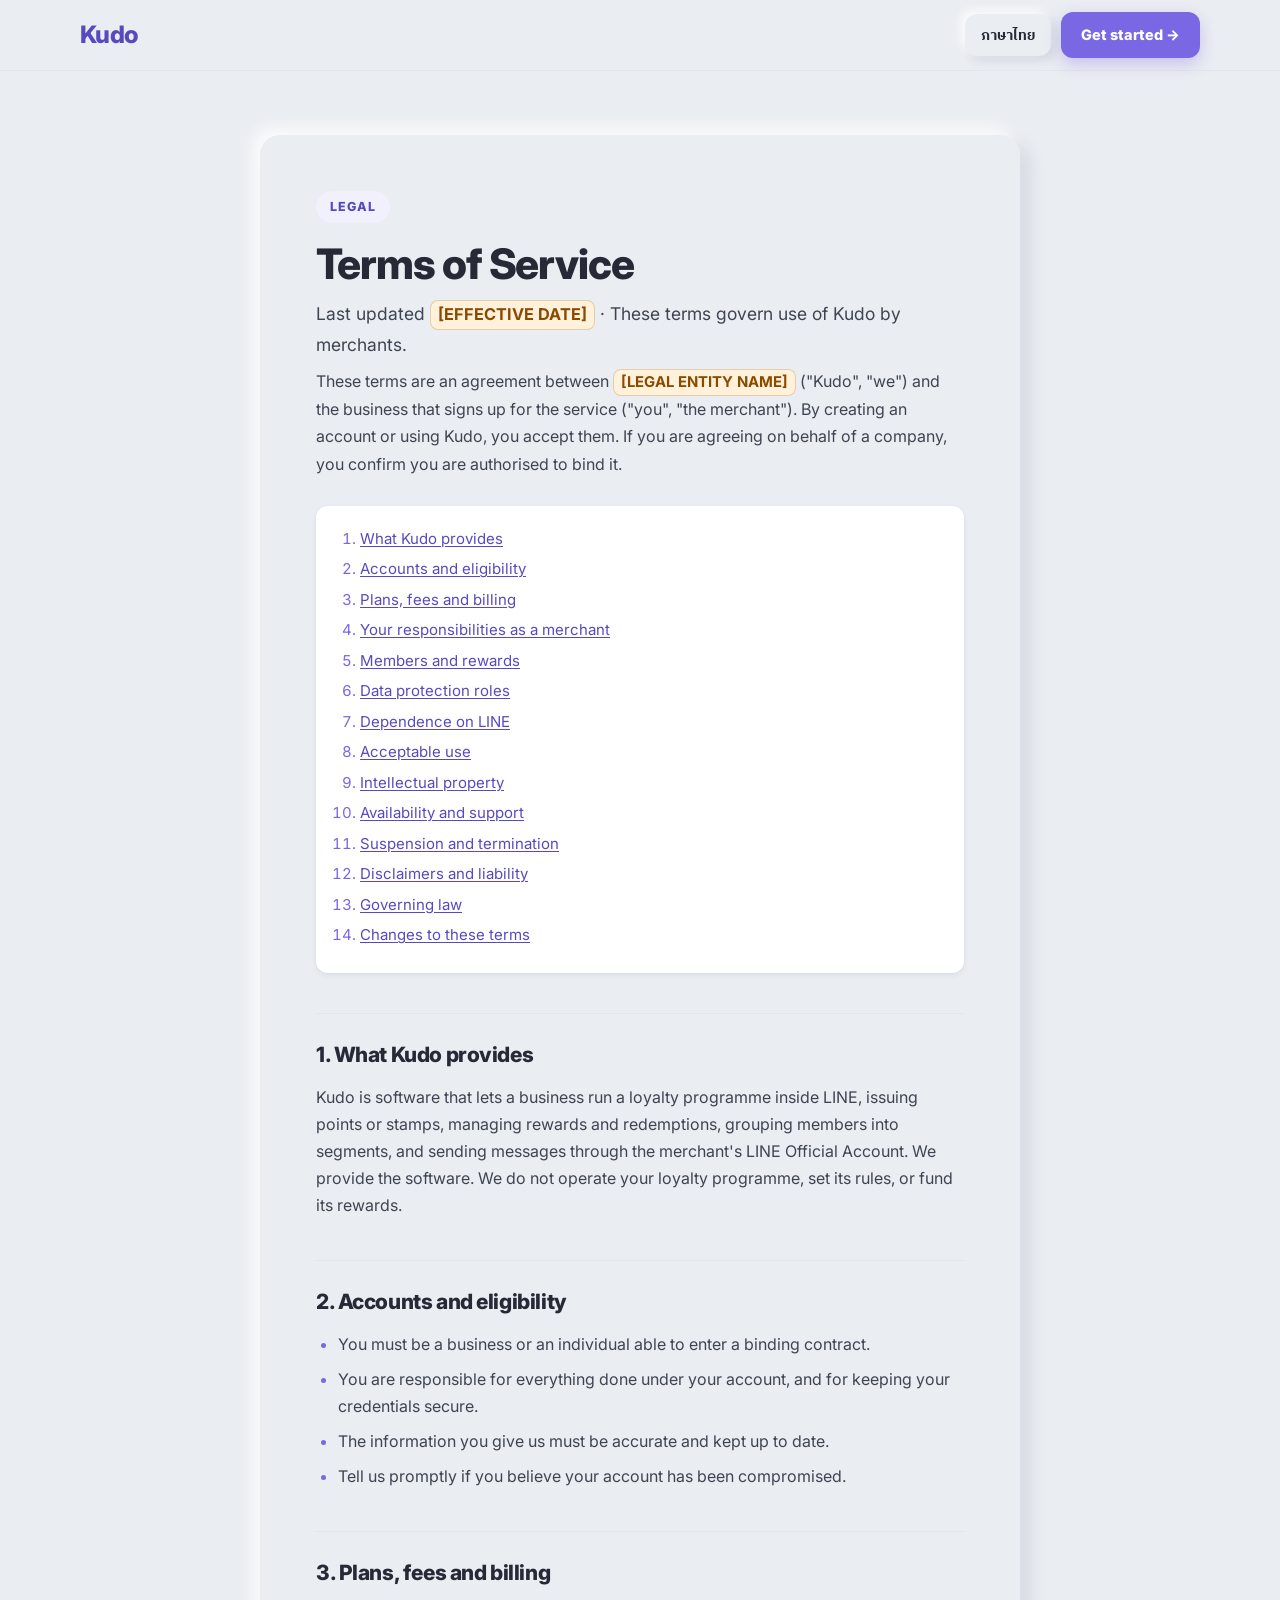
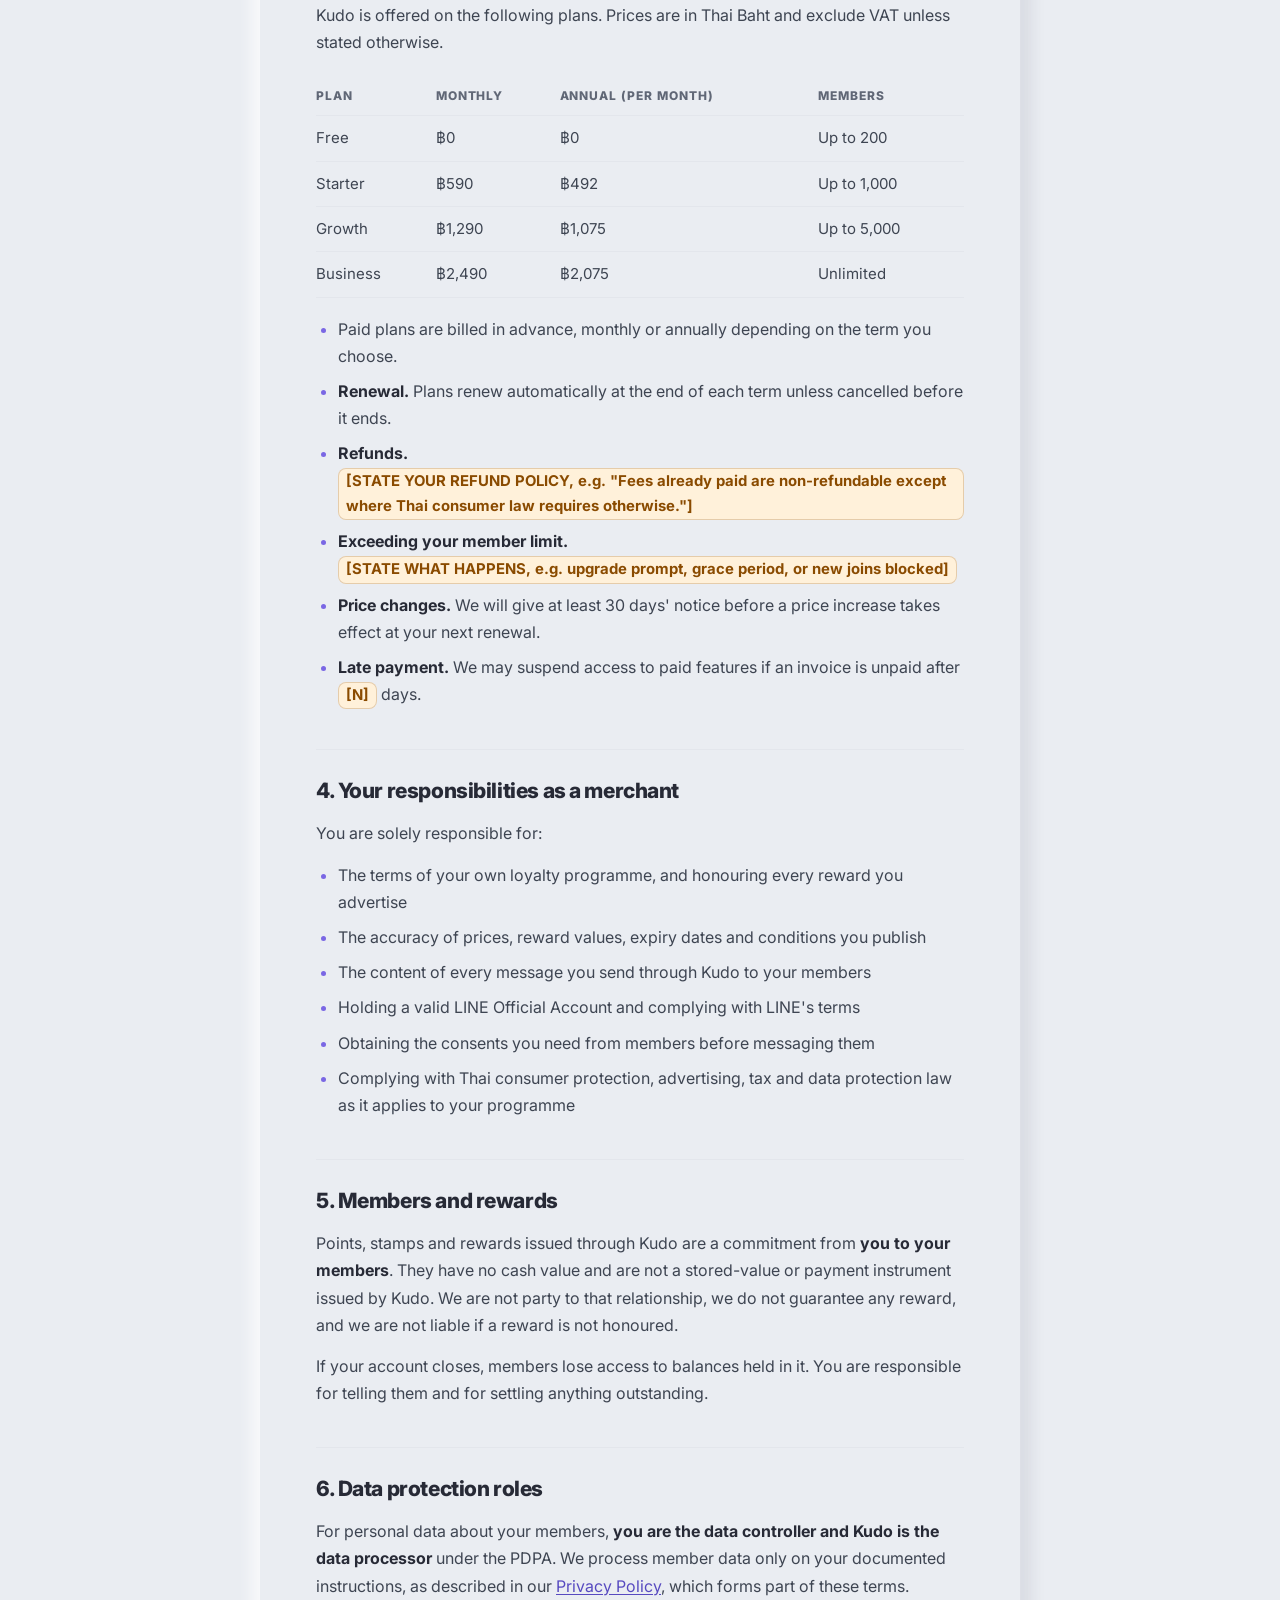
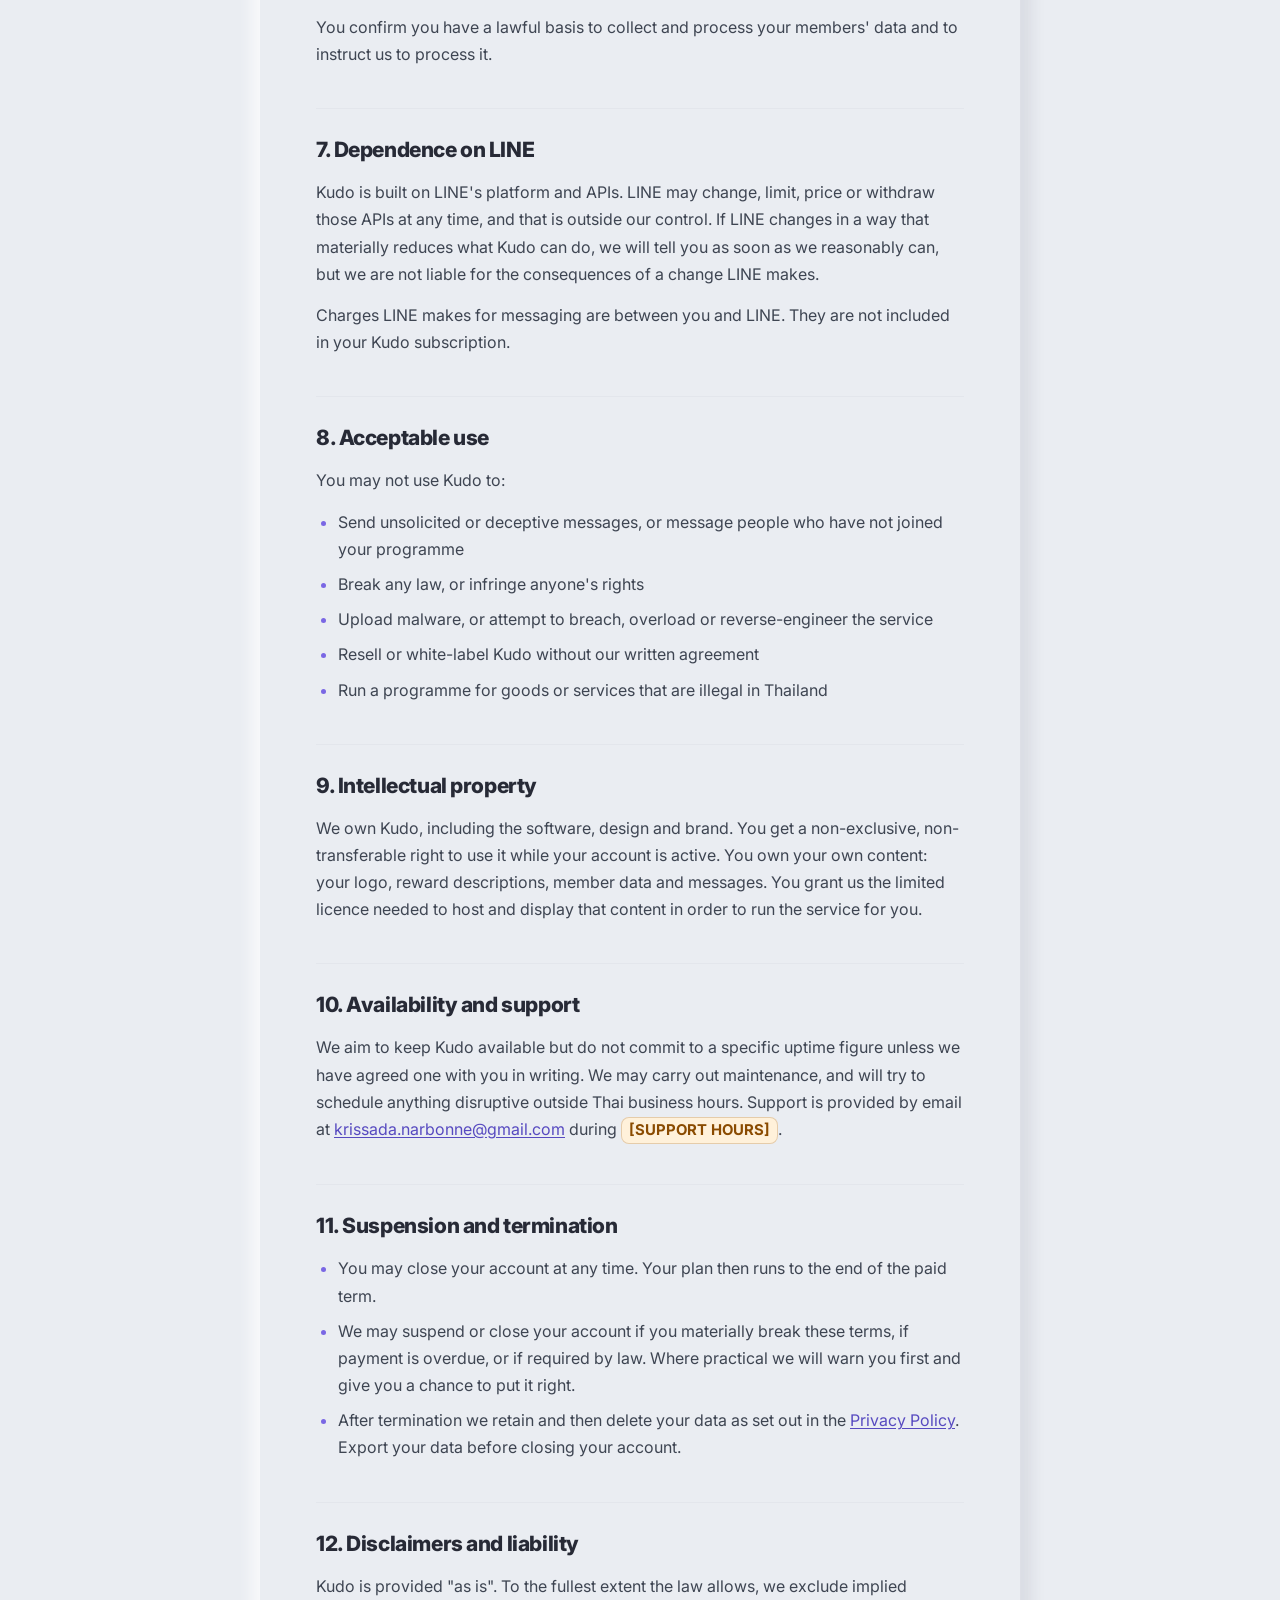
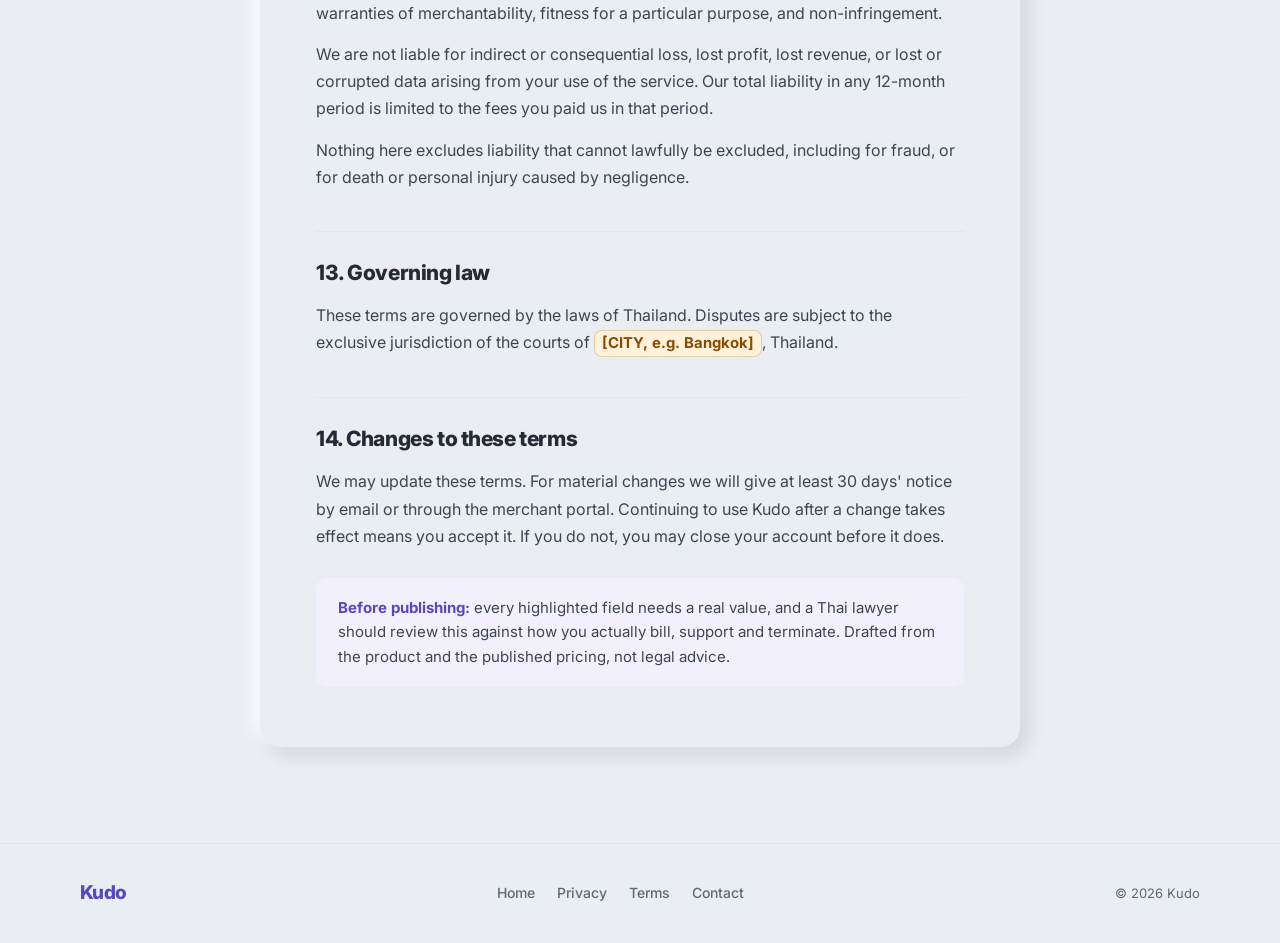
<file: en/terms.html>
<!doctype html>
<html lang="en">
<head>
  <meta charset="UTF-8" />
  <meta name="viewport" content="width=device-width, initial-scale=1.0" />
  <meta name="description" content="The terms governing merchant use of Kudo, covering plans, fees and responsibilities." />
  <meta name="theme-color" content="#7A67E4" />
  <title>Terms of Service · Kudo</title>
  <link rel="icon" href="data:image/svg+xml,<svg xmlns='http://www.w3.org/2000/svg' viewBox='0 0 100 100'><rect width='100' height='100' rx='24' fill='%237A67E4'/><text x='50' y='71' font-size='54' text-anchor='middle' fill='%23ffffff' font-family='Verdana,system-ui,sans-serif' font-weight='800'>K</text></svg>" />
  <link rel="canonical" href="https://kudoloyalty-landing.vercel.app/en/terms" />
  <link rel="alternate" hreflang="th" href="https://kudoloyalty-landing.vercel.app/terms" />
  <link rel="alternate" hreflang="en" href="https://kudoloyalty-landing.vercel.app/en/terms" />
  <link rel="alternate" hreflang="x-default" href="https://kudoloyalty-landing.vercel.app/terms" />
  <meta name="robots" content="index,follow" />
  <link rel="preconnect" href="https://fonts.googleapis.com" />
  <link rel="preconnect" href="https://fonts.gstatic.com" crossorigin />
  <link href="https://fonts.googleapis.com/css2?family=IBM+Plex+Sans+Thai:wght@400;500;600;700;800&family=Inter:wght@400;500;600;700;800&display=swap" rel="stylesheet" />
    <style>
    *, *::before, *::after { box-sizing: border-box; margin: 0; padding: 0; }

    /* ═══════════════════════════════════════════════════════════
       Kudo Soft UI, matched to the merchant portal.
       A card is the SAME colour as the page, moulded out of it by a
       light/dark shadow pair. Depth is the shadow, never a border.
       Light source is top-left throughout.
       ═══════════════════════════════════════════════════════════ */
    :root {
      /* ── Softened violet (not the sharp #7C3AED) ──────────── */
      --brand:      #7A67E4;
      --brand-dark: #6A57D6;
      --brand-ink:  #574AC0;   /* violet TEXT on light, passes AA */
      --brand-tint: #F2F0FC;

      /* ── Ink ──────────────────────────────────────────────── */
      --ink:      #272A36;
      --ink-soft: #3E4552;
      --muted:    #606776;
      --faint:    #9AA1B2;
      --line:     #E3E6EC;

      /* ── Surfaces ─────────────────────────────────────────── */
      --surface:       #FFFFFF;
      --surface-muted: #F3F5F9;
      --canvas:        #EAEDF2;
      --sunken:        #E1E5EE;

      /* ── Radii ────────────────────────────────────────────── */
      --radius-sm: 8px;
      --radius-md: 12px;
      --radius-lg: 16px;
      --radius-xl: 20px;
      --pill: 999px;

      /* ── The signature depth ──────────────────────────────── */
      --extrude:    -7px -7px 16px rgba(255,255,255,0.85), 8px 8px 18px rgba(40,45,70,0.12);
      --extrude-sm: -4px -4px 10px rgba(255,255,255,0.85), 4px 4px 11px rgba(40,45,70,0.12);
      --extrude-lift: -9px -9px 20px rgba(255,255,255,0.9), 11px 11px 24px rgba(40,45,70,0.15);
      --inset:      inset 2px 2px 5px rgba(40,45,70,0.12), inset -2px -2px 5px rgba(255,255,255,0.85);
      --shadow-sm:  0 2px 6px rgba(40,45,70,0.06), 0 1px 2px rgba(40,45,70,0.04);
      --shadow-md:  0 8px 22px rgba(40,45,70,0.12), 0 3px 8px rgba(40,45,70,0.07);
      --glow:       0 6px 16px rgba(122,103,228,0.32);
      --glow-lift:  0 10px 22px rgba(122,103,228,0.40);

      /* ── Semantic (mockup data only) ──────────────────────── */
      --ok: #2F7D53;   --ok-bg: #E6F3EC;
      --warn: #96641B; --warn-bg: #FBF0DE;
      --risk: #A63A55; --risk-bg: #FAE7EC;
      --info: #3A5BB8; --info-bg: #E9EEFB;

      /* ── Device screens ───────────────────────────────────── */
      --screen: #F3F5F9;
      --screen-card: #FFFFFF;
      --screen-line: #E3E6EC;
      --screen-dim: #9AA1B2;
      --device: #2E3340;

      --font-sans: 'Inter', 'IBM Plex Sans Thai', ui-sans-serif, system-ui, -apple-system, sans-serif;
      --gutter: 24px;
      --section-y: 92px;

      /* ── Aliases so existing markup / inline styles resolve ─ */
      --font-display: var(--font-sans);
      --accent: var(--brand);
      --accent-deep: var(--brand-dark);
      --accent-lift: #A99BEF;
      --accent-line: var(--line);
      --violet: var(--brand);
      --violet-deep: var(--brand-dark);
      --violet-wash: var(--brand-tint);
      --violet-light: var(--brand-tint);
      --violet-mid: var(--accent-lift);
      --wash: var(--brand-tint);
      --paper: var(--surface);
      --paper-2: var(--surface-muted);
      --card: var(--surface);
      --bg: var(--canvas);
      --bg-subtle: var(--surface-muted);
      --lift: var(--surface-muted);
      --ink-2: var(--ink-soft);
      --muted-2: var(--faint);
      --rule: var(--line);
      --rule-soft: var(--line);
      --border: 1px solid var(--line);
      --border-light: 1px solid rgba(255,255,255,0.5);
      --shadow: var(--extrude-sm);
      --shadow-lg: var(--extrude);
      --shadow-light: var(--shadow-sm);
      --on-ink: var(--ink);
      --on-ink-muted: var(--muted);
      --on-ink-dim: var(--faint);
      --night: var(--brand-tint);
      --night-2: var(--surface);
      --night-rule: var(--line);
      --night-text: var(--muted);
      --night-dim: var(--faint);
      --ok-d: var(--ok); --warn-d: var(--warn); --risk-d: var(--risk); --info-d: var(--info);
      --screen-rule: var(--screen-line);
      --r-xs: var(--radius-sm); --r-sm: var(--radius-sm); --r-chip: var(--radius-sm);
      --r-lg: var(--radius-lg); --radius: var(--radius-lg);
      --r-pill: var(--pill); --r-circle: 50%;
      --r-phone: 30px; --r-phone-lg: 36px;
      --r-screen-r: 22px; --r-screen-lg: 26px;
      --r-mock-card: var(--radius-md);
      --device-shadow: var(--extrude);
    }

    html { scroll-behavior: smooth; }

    body {
      font-family: var(--font-sans);
      font-size: 16px;
      background: var(--canvas);
      color: var(--ink-soft);
      line-height: 1.62;
      -webkit-font-smoothing: antialiased;
    }

    h1, h2, h3, h4 {
      font-family: var(--font-sans);
      font-weight: 800;
      letter-spacing: -0.02em;
      color: var(--ink);
      text-wrap: balance;
    }
    html[lang="th"] h1, html[lang="th"] h2,
    html[lang="th"] h3, html[lang="th"] h4 { letter-spacing: 0; line-height: 1.34; }
    html[lang="th"] body { line-height: 1.8; }
    html[lang="th"] .hero h1 { font-size: clamp(28px, 4.4vw, 44px); line-height: 1.32; }
    html[lang="th"] .section-title { font-size: clamp(23px, 2.9vw, 32px); line-height: 1.34; }
    html[lang="th"] .cta-section h2 { font-size: clamp(25px, 3.4vw, 38px); line-height: 1.32; }

    a { color: inherit; }
    a:focus-visible, button:focus-visible {
      outline: 3px solid var(--brand);
      outline-offset: 3px;
      border-radius: var(--radius-sm);
    }

    /* Gentle lift, no hard press anywhere. */
    .nav-cta, .btn-primary, .btn-cta, .btn-secondary, .pricing-cta,
    .lang-btn, .seg-broadcast-btn, .feature-card, .game-card, .for-card, .step {
      transition: transform .22s cubic-bezier(.2,.7,.3,1), box-shadow .22s cubic-bezier(.2,.7,.3,1), background .18s ease;
    }
    @keyframes softFloat { from { transform: translateY(10px); opacity: 0; } to { transform: none; opacity: 1; } }
    @media (prefers-reduced-motion: reduce) {
      html { scroll-behavior: auto; }
      *, *::before, *::after { animation-duration: .01ms !important; transition-duration: .01ms !important; }
      .nav-cta:hover, .btn-primary:hover, .btn-cta:hover, .btn-secondary:hover, .pricing-cta:hover,
      .lang-btn:hover, .seg-broadcast-btn:hover, .feature-card:hover, .game-card:hover,
      .for-card:hover, .step:hover, .hero-visuals-wrap { transform: none !important; animation: none !important; }
    }

    /* ═══════════════════════════ Nav ═══════════════════════════ */
    nav {
      position: sticky; top: 0; z-index: 100;
      background: var(--canvas);
      border-bottom: 1px solid var(--line);
      padding: 0 var(--gutter);
    }
    .nav-inner {
      max-width: 1120px; margin: 0 auto;
      display: flex; align-items: center; justify-content: space-between;
      height: 70px; gap: 12px;
    }
    .logo {
      font-size: 24px; font-weight: 800; letter-spacing: -0.03em;
      text-decoration: none; color: var(--brand-ink);
    }
    .logo span { color: var(--brand-ink); }
    .nav-right { display: flex; align-items: center; gap: 10px; }
    .nav-cta {
      display: inline-flex; align-items: center;
      padding: 11px 20px;
      background: var(--brand); color: #fff;
      font-weight: 800; font-size: 14.5px;
      border: none; border-radius: var(--radius-md);
      box-shadow: var(--glow);
      text-decoration: none; white-space: nowrap;
    }
    .nav-cta:hover { background: var(--brand-dark); transform: translateY(-2px); box-shadow: var(--glow-lift); }
    .lang-btn {
      display: inline-flex; align-items: center;
      padding: 10px 16px;
      background: var(--canvas); color: var(--ink);
      font-family: inherit; font-weight: 700; font-size: 14px;
      border: none; border-radius: var(--radius-md);
      box-shadow: var(--extrude-sm);
      cursor: pointer; text-decoration: none; white-space: nowrap;
    }
    .lang-btn:hover { transform: translateY(-2px); box-shadow: var(--extrude); color: var(--brand-ink); }

    /* ══════════════════════ Shared section ════════════════════ */
    section { padding: var(--section-y) var(--gutter); }
    .container { max-width: 1120px; margin: 0 auto; }

    .section-eyebrow {
      display: inline-block;
      font-size: 12.5px; font-weight: 800;
      letter-spacing: 0.08em; text-transform: uppercase;
      color: var(--brand-ink); background: var(--brand-tint);
      border-radius: var(--pill); padding: 6px 14px; margin-bottom: 20px;
    }
    .section-eyebrow::before { content: none; }
    .section-title {
      font-size: clamp(27px, 3.3vw, 40px);
      font-weight: 800; line-height: 1.14; letter-spacing: -0.02em;
      color: var(--ink); margin-bottom: 15px; max-width: 22ch;
    }
    .section-sub {
      font-size: 17px; color: var(--muted);
      max-width: 56ch; line-height: 1.68; margin-bottom: 52px;
    }

    /* ═══════════════════════════ Hero ══════════════════════════ */
    .hero { position: relative; padding: 88px var(--gutter) 96px; background: var(--canvas); }
    .hero::before { content: none; }
    .hero > .container { position: relative; z-index: 1; }
    .hero .container {
      display: grid; grid-template-columns: 1.06fr 1.2fr;
      gap: 56px; align-items: center;
    }
    .hero-eyebrow {
      display: inline-flex; align-items: center; gap: 8px;
      font-size: 12.5px; font-weight: 800;
      letter-spacing: 0.08em; text-transform: uppercase;
      color: var(--brand-ink); background: var(--brand-tint);
      border: none; border-radius: var(--pill);
      padding: 7px 15px; margin-bottom: 24px;
    }
    .hero-eyebrow svg { flex-shrink: 0; }
    .hero h1 {
      font-size: clamp(34px, 6vw, 56px);
      font-weight: 800; line-height: 1.08; letter-spacing: -0.025em;
      color: var(--ink); margin-bottom: 20px;
    }
    .hero h1 span { color: var(--brand-ink); }
    .hero-sub { font-size: 18px; color: var(--muted); line-height: 1.66; margin-bottom: 34px; max-width: 46ch; }
    .hero-actions { display: flex; align-items: center; gap: 14px; flex-wrap: wrap; }
    .btn-primary {
      display: inline-flex; align-items: center; gap: 9px;
      padding: 14px 24px;
      background: var(--brand); color: #fff;
      font-weight: 800; font-size: 16px;
      border: none; border-radius: var(--radius-md);
      box-shadow: var(--glow); text-decoration: none;
    }
    .btn-primary:hover { background: var(--brand-dark); transform: translateY(-2px); box-shadow: var(--glow-lift); }
    .btn-secondary {
      display: inline-flex; align-items: center; gap: 9px;
      padding: 14px 24px;
      background: var(--canvas); color: var(--ink);
      font-weight: 700; font-size: 16px;
      border: none; border-radius: var(--radius-md);
      box-shadow: var(--extrude-sm); text-decoration: none;
    }
    .btn-secondary:hover { transform: translateY(-2px); box-shadow: var(--extrude); color: var(--brand-ink); }
    .hero-note { font-size: 14px; color: var(--muted); }

    /* ── Hero visual: raised, gently floated ── */
    .hero-visual { display: flex; justify-content: center; align-items: center; position: relative; }
    .hero-visuals-wrap {
      position: relative; width: 100%; height: 470px;
      animation: softFloat .75s cubic-bezier(.2,.7,.3,1) both;
    }
    /* A soft floor so the two surfaces sit in the same space rather than
       floating independently. */
    .hero-visuals-wrap::after {
      content: '';
      position: absolute; left: 6%; right: 4%; bottom: -14px; height: 26px;
      background: radial-gradient(ellipse at center, rgba(40,45,70,.14), transparent 72%);
      filter: blur(3px); pointer-events: none; z-index: 0;
    }

    .mock-phone {
      position: absolute; bottom: 0; right: 0; width: 205px;
      background: var(--device); border: none;
      border-radius: var(--r-phone); padding: 10px 8px;
      box-shadow: var(--shadow-md), var(--extrude);
      z-index: 3;
    }
    .mock-notch { width: 52px; height: 5px; background: rgba(255,255,255,.22); border-radius: var(--pill); margin: 0 auto 8px; }
    .mock-screen {
      background: var(--screen); border-radius: var(--r-screen-r);
      aspect-ratio: 0.46; display: flex; flex-direction: column; overflow: hidden;
    }
    .mock-hero-card { margin: 7px; border-radius: var(--radius-md); overflow: hidden; box-shadow: var(--shadow-sm); }
    .mock-cover { background: var(--brand); height: 70px; display: flex; flex-direction: column; justify-content: flex-end; padding: 7px; }
    .mock-glass { background: var(--surface); border: none; border-radius: var(--radius-sm); padding: 6px 8px; display: flex; align-items: center; gap: 7px; box-shadow: var(--shadow-sm); }
    .mock-logo {
      width: 22px; height: 22px; border-radius: 6px; background: var(--brand); color: #fff; border: none;
      font-weight: 800; font-size: 11px; display: flex; align-items: center; justify-content: center; flex-shrink: 0;
    }
    .mock-merchant-name { font-size: 9px; font-weight: 700; color: var(--ink); line-height: 1.2; }
    .mock-merchant-tag { font-size: 7.5px; color: var(--screen-dim); margin-top: 1px; }
    .mock-balance { background: var(--brand); padding: 8px 10px 10px; border-top: none; }
    .mock-greeting { font-size: 7.5px; color: rgba(255,255,255,.78); font-weight: 500; margin-bottom: 2px; }
    .mock-points-num { font-size: 27px; font-weight: 800; color: #fff; letter-spacing: -.03em; line-height: 1; font-variant-numeric: tabular-nums; }
    .mock-points-unit { font-size: 7.5px; color: rgba(255,255,255,.78); font-weight: 700; margin: 3px 0 6px; letter-spacing: .1em; text-transform: uppercase; }
    .mock-progress-meta { display: flex; justify-content: space-between; font-size: 7px; color: rgba(255,255,255,.7); margin-bottom: 3px; font-weight: 500; }
    .mock-progress-bar { height: 4px; background: rgba(255,255,255,.26); border: none; border-radius: var(--pill); overflow: hidden; }
    .mock-progress-fill { height: 100%; width: 82%; background: #fff; border-radius: var(--pill); }
    .mock-tabs { display: flex; background: var(--screen-card); border-bottom: 1px solid var(--screen-line); }
    .mock-tab { flex: 1; text-align: center; padding: 7px 0; font-size: 8px; font-weight: 600; color: var(--screen-dim); border-bottom: 2px solid transparent; }
    .mock-tab.active { color: var(--brand-ink); border-bottom-color: var(--brand); font-weight: 800; }
    .mock-reward-card {
      margin: 6px 7px 7px; background: var(--screen-card);
      border-radius: var(--radius-sm); border: none; box-shadow: var(--shadow-sm);
      overflow: hidden; flex: 1; min-height: 0; display: flex; flex-direction: column;
    }
    .mock-reward-img {
      flex: 1; min-height: 38px; background: var(--brand-tint) url("data:image/svg+xml,%3Csvg xmlns='http://www.w3.org/2000/svg' viewBox='0 0 24 24' fill='none' stroke='%237A67E4' stroke-width='1.5' stroke-linecap='round' stroke-linejoin='round'%3E%3Cpath d='M17 8h1a4 4 0 0 1 0 8h-1'/%3E%3Cpath d='M3 8h14v9a4 4 0 0 1-4 4H7a4 4 0 0 1-4-4Z'/%3E%3Cpath d='M6 2v2M10 2v2M14 2v2'/%3E%3C/svg%3E") center/40px no-repeat;
      border-bottom: none;
    }
    .mock-reward-body { padding: 6px 8px 8px; display: flex; flex-direction: column; gap: 5px; }
    .mock-reward-row { display: flex; justify-content: space-between; align-items: flex-start; }
    .mock-reward-name { font-size: 9px; font-weight: 700; color: var(--ink); }
    .mock-reward-cost { font-size: 8px; font-weight: 700; color: var(--screen-dim); flex-shrink: 0; font-variant-numeric: tabular-nums; }
    .mock-redeem-btn { width: 100%; background: var(--brand); color: #fff; font-size: 8px; font-weight: 800; text-align: center; padding: 5px; border: none; border-radius: 6px; }

    /* Portal browser screen, a raised card */
    .mock-portal-card {
      position: absolute; top: 26px; left: 0; right: 182px;
      background: var(--canvas); border: none;
      border-radius: var(--radius-lg); box-shadow: var(--extrude);
      overflow: hidden; z-index: 2;
    }
    .portal-chrome { background: var(--surface-muted); border-bottom: 1px solid var(--line); padding: 8px 10px; display: flex; align-items: center; gap: 6px; }
    .portal-dots { display: flex; gap: 4px; }
    .portal-dot { width: 7px; height: 7px; border-radius: var(--r-circle); background: var(--sunken); border: none; }
    .portal-dot.red, .portal-dot.yellow, .portal-dot.green { background: var(--sunken); }
    .portal-url { flex: 1; background: var(--sunken); border-radius: var(--radius-sm); border: none; box-shadow: var(--inset); padding: 3px 8px; font-size: 7px; color: var(--screen-dim); font-weight: 500; white-space: nowrap; overflow: hidden; }
    .portal-layout { display: flex; min-height: 0; }
    .portal-sidebar { width: 95px; background: var(--surface); border-right: 1px solid var(--line); padding: 11px 9px 10px; display: flex; flex-direction: column; flex-shrink: 0; }
    .portal-wordmark { font-size: 12px; font-weight: 800; color: var(--brand-ink); letter-spacing: -0.03em; line-height: 1.2; padding-bottom: 8px; border-bottom: 1px solid var(--line); margin-bottom: 6px; }
    .portal-wordmark-sub { font-size: 7px; color: var(--screen-dim); font-weight: 500; margin-top: 2px; }
    .portal-nav-item { display: flex; align-items: center; gap: 7px; padding: 5px 7px; border-radius: var(--radius-sm); font-size: 9px; font-weight: 600; color: var(--muted); margin-bottom: 2px; white-space: nowrap; overflow: hidden; }
    .portal-nav-item.active { background: var(--brand-tint); color: var(--brand-ink); font-weight: 700; border: none; padding: 5px 7px; }
    .portal-nav-icon { width: 12px; height: 12px; opacity: .55; flex-shrink: 0; }
    .portal-nav-item.active .portal-nav-icon { opacity: 1; }
    .portal-signout { display: flex; align-items: center; gap: 7px; padding: 6px 7px; font-size: 9px; font-weight: 500; color: var(--screen-dim); margin-top: auto; border-top: 1px solid var(--line); padding-top: 8px; }
    .portal-main { flex: 1; min-width: 0; background: var(--surface-muted); padding: 11px 12px 16px; overflow: hidden; }
    .portal-topbar { display: flex; justify-content: space-between; align-items: center; margin-bottom: 9px; }
    .portal-page-title { font-size: 13px; font-weight: 800; color: var(--ink); letter-spacing: -0.02em; }
    .portal-merchant-name { font-size: 8px; color: var(--muted); font-weight: 600; background: var(--surface); border: none; box-shadow: var(--shadow-sm); border-radius: var(--radius-sm); padding: 3px 8px; }
    .portal-seg-card { display: flex; border-radius: var(--radius-sm); border: none; box-shadow: var(--shadow-sm); overflow: hidden; background: var(--surface); margin-bottom: 5px; }
    .portal-seg-accent { width: 3px; flex-shrink: 0; border-right: none; }
    .portal-seg-body { padding: 6px 9px; flex: 1; display: flex; align-items: center; justify-content: space-between; min-width: 0; }
    .portal-seg-name { font-size: 10px; font-weight: 700; color: var(--ink); }
    .portal-seg-badge { font-size: 8px; font-weight: 700; padding: 1px 6px; border-radius: var(--pill); margin-left: 6px; border: none; }
    .portal-seg-desc { font-size: 8px; color: var(--screen-dim); font-weight: 500; margin-top: 2px; }
    .portal-broadcast-btn { font-size: 8px; font-weight: 700; color: var(--brand-ink); background: var(--brand-tint); border: none; border-radius: var(--pill); padding: 3px 9px; white-space: nowrap; flex-shrink: 0; }

    /* ═══════════════════════ How it works ═════════════════════ */
    .how { background: var(--canvas); border-top: 1px solid var(--line); border-bottom: none; }
    .steps { display: grid; grid-template-columns: repeat(4, 1fr); gap: 22px; }
    .step {
      display: grid; gap: 12px; align-content: start;
      background: var(--canvas); border: none; border-radius: var(--radius-lg);
      box-shadow: var(--extrude); padding: 26px 24px;
    }
    .step:hover { transform: translateY(-2px); box-shadow: var(--extrude-lift); }
    .step-num {
      display: inline-flex; align-items: center; justify-content: center;
      width: 38px; height: 38px;
      background: var(--brand-tint); color: var(--brand-ink);
      border: none; border-radius: var(--radius-md);
      font-weight: 800; font-size: 16px; line-height: 1;
    }
    .step-num::before { content: none; }
    .step h3 { font-size: 18px; font-weight: 800; color: var(--ink); line-height: 1.26; }
    .step p { font-size: 15px; color: var(--muted); line-height: 1.62; }

    /* ════════════════════ Portal preview ══════════════════════ */
    .portal-preview { background: var(--canvas); }
    .portal-preview .container { display: grid; grid-template-columns: 1fr 1fr; gap: 64px; align-items: center; }
    .portal-preview-visual { display: flex; justify-content: center; align-items: center; min-width: 0; }
    .laptop-frame { width: 100%; max-width: 490px; min-width: 0; display: flex; flex-direction: column; }
    .browser-mock {
      width: 100%; background: var(--canvas); border: none; border-bottom: none;
      border-radius: var(--radius-lg) var(--radius-lg) 0 0;
      box-shadow: var(--extrude); overflow: hidden;
    }
    .laptop-base { background: var(--sunken); height: 16px; border-radius: 0 0 var(--radius-md) var(--radius-md); border: none; box-shadow: var(--extrude-sm); display: flex; justify-content: center; align-items: flex-end; padding-bottom: 3px; }
    .laptop-hinge { width: 60px; height: 4px; background: var(--faint); border-radius: var(--pill); opacity: .5; }
    .browser-chrome { background: var(--surface-muted); border-bottom: 1px solid var(--line); padding: 7px 10px; display: flex; align-items: center; gap: 6px; }
    .b-dots { display: flex; gap: 4px; }
    .b-dot { width: 8px; height: 8px; border-radius: var(--r-circle); background: var(--sunken); border: none; }
    .b-dot.r, .b-dot.y, .b-dot.g { background: var(--sunken); }
    .b-url { flex: 1; background: var(--sunken); border-radius: var(--radius-sm); border: none; box-shadow: var(--inset); padding: 3px 8px; font-size: 9px; color: var(--screen-dim); font-weight: 500; }
    .browser-body { display: flex; min-height: 300px; min-width: 0; }
    .browser-sidebar { width: 120px; background: var(--surface); border-right: 1px solid var(--line); padding: 11px 8px 9px; flex-shrink: 0; display: flex; flex-direction: column; }
    .b-wordmark { font-size: 13px; font-weight: 800; letter-spacing: -0.03em; color: var(--brand-ink); padding-bottom: 8px; border-bottom: 1px solid var(--line); margin-bottom: 6px; line-height: 1.3; }
    .b-wordmark span { color: var(--brand-ink); }
    .b-nav-item { display: flex; align-items: center; gap: 6px; padding: 5px 6px; border-radius: var(--radius-sm); font-size: 9px; font-weight: 600; color: var(--muted); margin-bottom: 2px; white-space: nowrap; overflow: hidden; }
    .b-nav-item.active { background: var(--brand-tint); color: var(--brand-ink); font-weight: 700; border: none; padding: 5px 6px; }
    .b-nav-icon { width: 12px; height: 12px; opacity: .55; flex-shrink: 0; }
    .b-nav-item.active .b-nav-icon { opacity: 1; }
    .b-signout { display: flex; align-items: center; gap: 6px; padding: 5px 6px; font-size: 9px; font-weight: 500; color: var(--screen-dim); margin-top: auto; border-top: 1px solid var(--line); padding-top: 7px; }
    .browser-main { flex: 1; min-width: 0; background: var(--surface-muted); padding: 11px; overflow: hidden; }
    .b-topbar { display: flex; justify-content: space-between; align-items: center; margin-bottom: 9px; }
    .b-page-title { font-size: 12px; font-weight: 800; color: var(--ink); letter-spacing: -0.02em; }
    .b-merchant { font-size: 9px; color: var(--muted); font-weight: 500; }
    .b-kpi-row { display: grid; grid-template-columns: 1fr 1fr; gap: 9px; margin-bottom: 12px; }
    .b-kpi { background: var(--surface); border-radius: var(--radius-md); border: none; box-shadow: var(--shadow-sm); padding: 11px 13px; position: relative; overflow: hidden; }
    .b-kpi::before { content: ''; position: absolute; left: 0; top: 24%; bottom: 24%; width: 3px; border-radius: 0 3px 3px 0; background: var(--brand); border-right: none; }
    .b-kpi-num { font-size: 25px; font-weight: 800; color: var(--ink); line-height: 1; margin-bottom: 5px; font-variant-numeric: tabular-nums; letter-spacing: -.03em; }
    .b-kpi-label { font-size: 9px; color: var(--muted); font-weight: 500; margin-bottom: 6px; }
    .b-kpi-pill { display: inline-flex; align-items: center; font-size: 8px; font-weight: 700; padding: 2px 7px; border-radius: var(--pill); border: none; }
    .b-kpi-pill.up { background: var(--ok-bg); color: var(--ok); }
    .b-kpi-pill.amber { background: var(--warn-bg); color: var(--warn); }
    .b-seg-header { font-size: 9px; font-weight: 700; color: var(--faint); text-transform: uppercase; letter-spacing: .1em; margin-bottom: 7px; }
    .b-seg-rows { display: flex; flex-direction: column; gap: 5px; }
    .b-seg-row { background: var(--surface); border-radius: var(--radius-sm); border: none; box-shadow: var(--shadow-sm); padding: 7px 11px; display: flex; justify-content: space-between; align-items: center; }
    .b-seg-left { display: flex; align-items: center; gap: 8px; }
    .b-seg-dot { width: 7px; height: 7px; border-radius: var(--r-circle); border: none; flex-shrink: 0; }
    .b-seg-name { font-size: 10.5px; font-weight: 500; color: var(--ink-soft); }
    .b-seg-count { font-size: 11px; font-weight: 700; color: var(--ink); font-variant-numeric: tabular-nums; }

    .portal-preview-copy .bullet-list { list-style: none; display: flex; flex-direction: column; gap: 16px; margin-top: 32px; }
    .portal-preview-copy .bullet-list li { display: flex; align-items: flex-start; gap: 14px; font-size: 16px; color: var(--muted); line-height: 1.6; }
    .bullet-icon {
      width: 38px; height: 38px; border-radius: var(--radius-md);
      background: var(--brand-tint); border: none; color: var(--brand-ink);
      display: flex; align-items: center; justify-content: center; flex-shrink: 0; margin-top: 1px;
    }

    /* ══════════════════════ Member app ════════════════════════ */
    .member-section { background: var(--surface-muted); border-top: 1px solid var(--line); border-bottom: 1px solid var(--line); }
    .member-section .container { display: grid; grid-template-columns: 1fr 1fr; gap: 64px; align-items: center; }
    .member-copy-side { order: -1; }
    .member-visual-side { display: flex; justify-content: center; }
    .member-big-phone {
      width: 250px; background: var(--device); border: none;
      border-radius: var(--r-phone-lg); padding: 12px 10px;
      box-shadow: var(--shadow-md), var(--extrude);
    }
    .member-big-notch { width: 58px; height: 6px; background: rgba(255,255,255,.22); border-radius: var(--pill); margin: 0 auto 10px; }
    .member-big-screen {
      background: var(--screen); border-radius: var(--r-screen-lg);
      aspect-ratio: 0.46; display: flex; flex-direction: column; overflow: hidden;
    }
    .mbig-hero-card { margin: 9px; border-radius: var(--radius-md); overflow: hidden; box-shadow: var(--shadow-sm); }
    .mbig-cover { background: var(--brand); height: 88px; display: flex; flex-direction: column; justify-content: flex-end; padding: 8px; }
    .mbig-glass { background: var(--surface); border: none; border-radius: var(--radius-sm); padding: 7px 10px; display: flex; align-items: center; gap: 8px; box-shadow: var(--shadow-sm); }
    .mbig-logo { width: 27px; height: 27px; border-radius: 7px; background: var(--brand); color: #fff; border: none; font-weight: 800; font-size: 13px; display: flex; align-items: center; justify-content: center; flex-shrink: 0; }
    .mbig-merchant-name { font-size: 11px; font-weight: 700; color: var(--ink); line-height: 1.2; }
    .mbig-merchant-tag { font-size: 9px; color: var(--screen-dim); margin-top: 1px; }
    .mbig-balance { background: var(--brand); padding: 10px 12px 12px; border-top: none; }
    .mbig-greeting { font-size: 9px; color: rgba(255,255,255,.78); font-weight: 500; margin-bottom: 3px; }
    .mbig-points-num { font-size: 33px; font-weight: 800; color: #fff; letter-spacing: -.03em; line-height: 1; font-variant-numeric: tabular-nums; }
    .mbig-points-unit { font-size: 9px; color: rgba(255,255,255,.78); font-weight: 700; margin: 4px 0 8px; letter-spacing: .1em; text-transform: uppercase; }
    .mbig-progress-meta { display: flex; justify-content: space-between; font-size: 8px; color: rgba(255,255,255,.7); margin-bottom: 4px; font-weight: 500; }
    .mbig-progress-bar { height: 5px; background: rgba(255,255,255,.26); border: none; border-radius: var(--pill); overflow: hidden; }
    .mbig-progress-fill { height: 100%; width: 82%; background: #fff; border-radius: var(--pill); }
    .mbig-tabs { display: flex; background: var(--screen-card); border-bottom: 1px solid var(--screen-line); }
    .mbig-tab { flex: 1; text-align: center; padding: 9px 0; font-size: 10px; font-weight: 600; color: var(--screen-dim); border-bottom: 2px solid transparent; }
    .mbig-tab.active { color: var(--brand-ink); border-bottom-color: var(--brand); font-weight: 800; }
    .mbig-reward-card {
      margin: 8px 9px 9px; background: var(--screen-card);
      border-radius: var(--radius-sm); border: none; box-shadow: var(--shadow-sm);
      overflow: hidden; flex: 1; min-height: 0; display: flex; flex-direction: column;
    }
    .mbig-reward-img {
      flex: 1; min-height: 50px; background: var(--brand-tint) url("data:image/svg+xml,%3Csvg xmlns='http://www.w3.org/2000/svg' viewBox='0 0 24 24' fill='none' stroke='%237A67E4' stroke-width='1.5' stroke-linecap='round' stroke-linejoin='round'%3E%3Cpath d='M17 8h1a4 4 0 0 1 0 8h-1'/%3E%3Cpath d='M3 8h14v9a4 4 0 0 1-4 4H7a4 4 0 0 1-4-4Z'/%3E%3Cpath d='M6 2v2M10 2v2M14 2v2'/%3E%3C/svg%3E") center/54px no-repeat;
      border-bottom: none;
    }
    .mbig-reward-body { padding: 8px 10px 10px; display: flex; flex-direction: column; gap: 6px; }
    .mbig-reward-row { display: flex; justify-content: space-between; align-items: flex-start; }
    .mbig-reward-name { font-size: 11px; font-weight: 700; color: var(--ink); }
    .mbig-reward-cost { font-size: 10px; font-weight: 700; color: var(--screen-dim); flex-shrink: 0; font-variant-numeric: tabular-nums; }
    .mbig-redeem-btn { width: 100%; background: var(--brand); color: #fff; font-size: 10px; font-weight: 800; text-align: center; padding: 7px; border: none; border-radius: var(--radius-sm); }

    .member-bullet-list { list-style: none; display: flex; flex-direction: column; gap: 12px; margin-top: 30px; }
    .member-bullet-list li {
      display: flex; align-items: flex-start; gap: 13px;
      font-size: 15.5px; color: var(--ink-soft); line-height: 1.55;
      background: var(--surface); border: none; border-radius: var(--radius-md);
      box-shadow: var(--shadow-sm); padding: 13px 16px;
    }
    .member-bullet-dot { width: 9px; height: 9px; border-radius: var(--r-circle); background: var(--brand); border: none; flex-shrink: 0; margin-top: 7px; }

    /* ══════════════════════ Features ══════════════════════════ */
    .features-section { background: var(--canvas); }
    .features-grid { display: grid; grid-template-columns: repeat(3, 1fr); gap: 24px; margin-top: 52px; }
    .feature-card {
      position: relative; padding: 28px 26px;
      background: var(--canvas); border: none; border-radius: var(--radius-lg);
      box-shadow: var(--extrude);
      display: grid; gap: 12px; align-content: start;
    }
    .feature-card::before { content: none; }
    .feature-card:hover { transform: translateY(-2px); box-shadow: var(--extrude-lift); }
    .feature-card:hover::before { content: none; }
    .feature-icon {
      width: 46px; height: 46px; border-radius: var(--radius-md);
      background: var(--brand-tint); color: var(--brand-ink); border: none;
      display: flex; align-items: center; justify-content: center; margin-bottom: 4px;
    }
    .feature-card h3 { font-size: 19px; font-weight: 800; color: var(--ink); line-height: 1.26; }
    .feature-card p { font-size: 15px; color: var(--muted); line-height: 1.62; }

    /* ═══════════════ Engage: soft violet-tint block ══════════ */
    .engage-section { background: var(--brand-tint); padding: var(--section-y) var(--gutter); border-top: 1px solid var(--line); border-bottom: 1px solid var(--line); }
    .engage-section .section-eyebrow { background: var(--surface); color: var(--brand-ink); border: none; }
    .engage-section .section-title { color: var(--ink); }
    .engage-section .section-sub { color: var(--muted); max-width: 56ch; }
    .engage-content { display: grid; grid-template-columns: 1fr 1fr; gap: 40px; margin-top: 52px; }
    .engage-feature-rows { display: flex; flex-direction: column; gap: 14px; }
    .engage-feature {
      display: flex; align-items: flex-start; gap: 16px;
      background: var(--surface); border: none; border-radius: var(--radius-md);
      box-shadow: var(--shadow-sm); padding: 18px 20px;
    }
    .engage-feature:first-child { padding-top: 18px; }
    .engage-feature:last-child { border-bottom: none; }
    .engage-icon {
      width: 40px; height: 40px; border-radius: var(--radius-md);
      background: var(--brand-tint); color: var(--brand-ink); border: none;
      display: flex; align-items: center; justify-content: center; flex-shrink: 0;
    }
    .engage-feature h4 { font-size: 16.5px; font-weight: 800; color: var(--ink); margin-bottom: 4px; line-height: 1.26; }
    .engage-feature p { font-size: 14px; color: var(--muted); line-height: 1.58; }

    .segment-preview-card { background: var(--surface); border: none; border-radius: var(--radius-lg); box-shadow: var(--shadow-md); padding: 24px; align-self: start; }
    .seg-card-title { font-size: 11px; font-weight: 700; letter-spacing: .1em; text-transform: uppercase; color: var(--faint); margin-bottom: 16px; }
    .seg-pill-row { display: flex; flex-wrap: wrap; gap: 8px; margin-bottom: 18px; }
    .seg-pill { display: inline-flex; align-items: center; gap: 6px; font-size: 11.5px; font-weight: 700; padding: 5px 11px; border-radius: var(--pill); border: none; background: var(--surface-muted); color: var(--ink-soft); }
    .seg-pill.green { background: var(--ok-bg); color: var(--ok); }
    .seg-pill.violet { background: var(--brand-tint); color: var(--brand-ink); }
    .seg-pill.amber { background: var(--warn-bg); color: var(--warn); }
    .seg-pill.red { background: var(--risk-bg); color: var(--risk); }
    .seg-dot { width: 6px; height: 6px; border-radius: var(--r-circle); background: currentColor; }
    .seg-member-rows { display: flex; flex-direction: column; gap: 7px; }
    .seg-member-row { display: flex; align-items: center; gap: 10px; padding: 10px 12px; background: var(--surface-muted); border-radius: var(--radius-md); border: none; }
    .seg-avatar { width: 28px; height: 28px; border-radius: var(--r-circle); border: none; display: flex; align-items: center; justify-content: center; font-size: 11px; font-weight: 700; color: #fff; flex-shrink: 0; }
    .seg-member-info { flex: 1; }
    .seg-member-name { font-size: 12px; font-weight: 700; color: var(--ink); }
    .seg-member-meta { font-size: 10px; color: var(--faint); margin-top: 1px; }
    .seg-member-badge { font-size: 9.5px; font-weight: 700; padding: 2px 8px; border-radius: var(--pill); border: none; }
    .seg-broadcast-btn {
      display: inline-flex; align-items: center; gap: 8px; margin-top: 18px;
      padding: 12px 18px; background: var(--brand); color: #fff;
      font-size: 13.5px; font-weight: 800;
      border: none; border-radius: var(--radius-md); box-shadow: var(--glow);
      width: 100%; justify-content: center;
    }
    .seg-broadcast-btn:hover { background: var(--brand-dark); transform: translateY(-2px); box-shadow: var(--glow-lift); }

    /* ═════════════════ Gamification ═══════════════════════════ */
    .gamification { background: var(--canvas); padding: var(--section-y) var(--gutter); border-bottom: none; }
    .gamification .section-eyebrow { background: var(--brand-tint); color: var(--brand-ink); border: none; }
    .gamification .section-title { color: var(--ink); }
    .gamification .section-sub { color: var(--muted); margin-bottom: 44px; }
    .game-cards { display: grid; grid-template-columns: 1fr 1fr; gap: 24px; }
    .game-card {
      background: var(--canvas); border: none; border-radius: var(--radius-lg);
      box-shadow: var(--extrude); padding: 32px 30px;
      display: grid; gap: 14px; align-content: start;
    }
    .game-card:hover { transform: translateY(-2px); box-shadow: var(--extrude-lift); }
    .game-card-icon { width: 52px; height: 52px; border-radius: var(--radius-md); background: var(--brand-tint); color: var(--brand-ink); border: none; display: flex; align-items: center; justify-content: center; }
    .game-card h3 { font-size: 22px; font-weight: 800; color: var(--ink); margin: 0; }
    .game-card p { font-size: 16px; color: var(--muted); line-height: 1.62; margin: 0; }
    .game-badge { display: inline-flex; align-items: center; gap: 6px; font-size: 12px; font-weight: 700; letter-spacing: .03em; color: var(--brand-ink); background: var(--brand-tint); border: none; padding: 5px 12px; border-radius: var(--pill); width: fit-content; }

    /* ══════════════════════ Who it's for ═════════════════════ */
    .for { background: var(--surface-muted); border-top: 1px solid var(--line); }
    .for-grid { display: grid; grid-template-columns: repeat(4, 1fr); gap: 18px; margin-top: 44px; }
    .for-card {
      padding: 24px 22px; border-radius: var(--radius-lg);
      background: var(--surface); border: none; box-shadow: var(--shadow-sm);
      display: grid; gap: 10px; align-content: start;
    }
    .for-card:hover { transform: translateY(-2px); box-shadow: var(--shadow-md); }
    .for-icon { width: 42px; height: 42px; border-radius: var(--radius-md); background: var(--brand-tint); color: var(--brand-ink); border: none; display: flex; align-items: center; justify-content: center; margin-bottom: 2px; }
    .for-card h3 { font-size: 16.5px; font-weight: 800; color: var(--ink); }
    .for-card p { font-size: 14px; color: var(--muted); line-height: 1.55; }

    /* ════════════════════════ Pricing ═════════════════════════ */
    .pricing { background: var(--canvas); border-top: 1px solid var(--line); }
    .pricing-toggle { display: flex; align-items: center; justify-content: flex-start; gap: 12px; margin: 0 0 44px; flex-wrap: wrap; }
    .pricing-toggle-track {
      width: 54px; height: 30px; border-radius: var(--pill);
      background: var(--sunken); border: none; box-shadow: var(--inset);
      position: relative; cursor: pointer; flex-shrink: 0;
      transition: background .2s ease;
    }
    .pricing-toggle-track.annual { background: var(--brand); box-shadow: var(--glow); }
    .pricing-toggle-thumb { position: absolute; top: 4px; left: 4px; width: 22px; height: 22px; border-radius: var(--r-circle); background: var(--surface); box-shadow: var(--shadow-sm); transition: transform .2s cubic-bezier(.2,.7,.3,1); }
    .pricing-toggle-track.annual .pricing-toggle-thumb { transform: translateX(24px); }
    .pricing-toggle-label { font-size: 15px; font-weight: 700; color: var(--ink); }
    .pricing-toggle-badge { font-size: 12px; font-weight: 700; color: var(--brand-ink); background: var(--brand-tint); border: none; padding: 4px 11px; border-radius: var(--pill); }
    .pricing-grid { display: grid; grid-template-columns: repeat(4, 1fr); gap: 20px; align-items: stretch; }
    .pricing-card {
      border-radius: var(--radius-lg); border: none; background: var(--canvas);
      box-shadow: var(--extrude); padding: 28px 24px;
      display: flex; flex-direction: column; gap: 0;
    }
    .pricing-card.featured { background: var(--surface); box-shadow: var(--extrude-lift); }
    .pricing-tier { font-size: 11.5px; font-weight: 700; color: var(--brand-ink); text-transform: uppercase; letter-spacing: .1em; margin-bottom: 14px; }
    .pricing-price { font-size: 36px; font-weight: 800; color: var(--ink); letter-spacing: -.035em; line-height: 1; font-variant-numeric: tabular-nums; }
    .pricing-price span { font-size: 14px; font-weight: 500; color: var(--muted); letter-spacing: 0; }
    .pricing-annual { font-size: 13px; color: var(--muted); margin-top: 8px; min-height: 19px; }
    .pricing-limit { font-size: 14.5px; font-weight: 600; color: var(--ink-soft); margin: 18px 0 auto; padding: 12px 14px; background: var(--sunken); border-radius: var(--radius-md); box-shadow: var(--inset); border: none; }
    .pricing-cta {
      display: block; width: 100%; padding: 12px 0;
      border-radius: var(--radius-md); font-size: 15px; font-weight: 800;
      text-align: center; text-decoration: none; cursor: pointer;
      border: none; margin-top: 22px; font-family: inherit;
    }
    .pricing-cta.primary { background: var(--brand); color: #fff; box-shadow: var(--glow); }
    .pricing-cta.primary:hover { background: var(--brand-dark); transform: translateY(-2px); box-shadow: var(--glow-lift); }
    .pricing-cta.secondary { background: var(--canvas); color: var(--ink); box-shadow: var(--extrude-sm); }
    .pricing-cta.secondary:hover { transform: translateY(-2px); box-shadow: var(--extrude); color: var(--brand-ink); }
    .pricing-note { font-size: 14px; color: var(--muted); text-align: left; margin-top: 22px; }

    /* ══════════════════════════ CTA ═══════════════════════════ */
    .cta-section { background: var(--canvas); padding: var(--section-y) var(--gutter); text-align: center; border-top: 1px solid var(--line); border-bottom: none; }
    .cta-section > .container {
      background: var(--brand-tint); border-radius: var(--radius-xl);
      box-shadow: var(--extrude); padding: 64px 40px;
    }
    .cta-section h2 { font-size: clamp(30px, 4.4vw, 48px); font-weight: 800; line-height: 1.1; letter-spacing: -0.025em; color: var(--ink); margin: 0 auto 16px; max-width: 18ch; }
    .cta-section h2 span { color: var(--brand-ink); }
    .cta-section > .container > p { font-size: 17.5px; color: var(--muted); margin-bottom: 34px; }
    .btn-cta {
      display: inline-flex; align-items: center; gap: 10px;
      padding: 16px 32px; background: var(--brand); color: #fff;
      font-weight: 800; font-size: 17px;
      border: none; border-radius: var(--radius-md); box-shadow: var(--glow);
      text-decoration: none;
    }
    .btn-cta:hover { background: var(--brand-dark); transform: translateY(-2px); box-shadow: var(--glow-lift); }
    .cta-note { margin-top: 22px; font-size: 14px; color: var(--muted); }

    /* ═════════════════════════ Footer ═════════════════════════ */
    .footer-wrap { padding: 34px var(--gutter); border-top: 1px solid var(--line); background: var(--canvas); }
    footer { max-width: 1120px; margin: 0 auto; display: flex; align-items: center; justify-content: space-between; flex-wrap: wrap; gap: 14px; }
    .footer-logo { font-size: 19px; font-weight: 800; color: var(--brand-ink); letter-spacing: -0.03em; }
    .footer-logo span { color: var(--brand-ink); }
    .footer-links { display: flex; gap: 22px; align-items: center; flex-wrap: wrap; }
    .footer-links a { font-size: 14px; color: var(--muted); text-decoration: none; font-weight: 500; }
    .footer-links a:hover { color: var(--brand-ink); }
    .footer-copy { font-size: 13px; color: var(--muted); }

    /* ═══════════════════════ Responsive ═══════════════════════ */
    @media (max-width: 980px) {
      :root { --section-y: 72px; }
      .steps { grid-template-columns: 1fr 1fr; }
      .portal-preview .container { grid-template-columns: 1fr; gap: 48px; }
      .portal-preview-visual { order: -1; }
      .member-section .container { grid-template-columns: 1fr; gap: 48px; }
      .member-copy-side { order: 1; }
      .member-visual-side { order: -1; }
      .engage-content { grid-template-columns: 1fr; gap: 28px; }
      .for-grid { grid-template-columns: 1fr 1fr; }
      .features-grid { grid-template-columns: 1fr 1fr; }
      .pricing-grid { grid-template-columns: 1fr 1fr; }
    }
    @media (max-width: 768px) {
      .hero .container { grid-template-columns: 1fr; gap: 44px; }
      .hero-visual { order: -1; }
      .hero-visuals-wrap { height: 395px; }
      .mock-phone { width: 190px; transform: scale(.853); transform-origin: bottom right; }
      .mock-portal-card { right: 150px; left: 0; top: 14px; }
      .game-cards { grid-template-columns: 1fr; }
      section { padding: var(--section-y) 18px; }
      .hero { padding: 60px 18px var(--section-y); }
      .gamification, .engage-section, .cta-section { padding: var(--section-y) 18px; }
      .cta-section > .container { padding: 48px 26px; }
    }
    @media (max-width: 560px) {
      .features-grid { grid-template-columns: 1fr; }
      .for-grid { grid-template-columns: 1fr 1fr; }
      .pricing-grid { grid-template-columns: 1fr; }
      .steps { grid-template-columns: 1fr; }
      .hero-actions { flex-direction: column; align-items: stretch; }
      .hero-actions .btn-primary, .hero-actions .btn-secondary { justify-content: center; }
      .hero-visuals-wrap { height: 330px; }
      .mock-phone { width: 190px; transform: scale(.716); transform-origin: bottom right; }
      /* at this size the sidebar costs more than it tells, so drop it and
         give the segment rows the width they need to stay readable */
      .mock-portal-card { right: 128px; left: 0; top: 10px; }
      .mock-portal-card .portal-sidebar { display: none; }
      .portal-layout { min-height: 0; height: auto; }
      .mock-portal-card .portal-seg-card:nth-last-child(1),
      .mock-portal-card .portal-seg-card:nth-last-child(2) { display: none; }
      .portal-nav-item { font-size: 7.5px; padding: 4px 5px; }
      .portal-wordmark { font-size: 10px; }
      .nav-inner { height: 64px; }
      .logo { font-size: 21px; }
    }
  

    /* ═══════════════════ Legal pages (prose) ══════════════════ */
    .legal-wrap { padding: 64px var(--gutter) 96px; background: var(--canvas); }
    .legal {
      max-width: 760px; margin: 0 auto;
      background: var(--canvas); border-radius: var(--radius-xl);
      box-shadow: var(--extrude); padding: 56px 56px 60px;
    }
    .legal-kicker {
      display: inline-block; font-size: 12.5px; font-weight: 800;
      letter-spacing: .08em; text-transform: uppercase;
      color: var(--brand-ink); background: var(--brand-tint);
      border-radius: var(--pill); padding: 6px 14px; margin-bottom: 18px;
    }
    .legal h1 { font-size: clamp(30px, 4.4vw, 42px); font-weight: 800; letter-spacing: -.025em; line-height: 1.1; color: var(--ink); margin-bottom: 12px; }
    .legal .legal-meta { font-size: 14px; color: var(--muted); margin-bottom: 8px; }
    .legal > p:first-of-type { font-size: 17.5px; color: var(--ink-soft); }
    .legal h2 {
      font-size: 21px; font-weight: 800; letter-spacing: -.02em; color: var(--ink);
      margin: 40px 0 12px; padding-top: 24px; border-top: 1px solid var(--line);
    }
    .legal h3 { font-size: 16.5px; font-weight: 800; color: var(--ink); margin: 22px 0 8px; }
    .legal p, .legal li { font-size: 16px; color: var(--ink-soft); line-height: 1.7; }
    .legal p { margin-bottom: 14px; }
    .legal ul, .legal ol { margin: 0 0 16px; padding-left: 22px; }
    .legal li { margin-bottom: 8px; }
    .legal li::marker { color: var(--brand); }
    .legal a { color: var(--brand-ink); text-underline-offset: 2px; }
    .legal strong { color: var(--ink); font-weight: 700; }
    .legal .legal-toc {
      background: var(--surface); border-radius: var(--radius-md);
      box-shadow: var(--shadow-sm); padding: 20px 24px; margin: 28px 0 8px;
    }
    .legal .legal-toc ol { margin: 0; padding-left: 20px; }
    .legal .legal-toc li { font-size: 15px; margin-bottom: 5px; }
    .legal table { width: 100%; border-collapse: collapse; margin: 6px 0 18px; font-size: 15px; }
    .legal th, .legal td { text-align: left; padding: 10px 12px 10px 0; border-bottom: 1px solid var(--line); vertical-align: top; color: var(--ink-soft); }
    .legal th { font-size: 12px; font-weight: 800; letter-spacing: .08em; text-transform: uppercase; color: var(--muted); }
    .legal .scroll { overflow-x: auto; }
    /* Facts only the business can supply, deliberately conspicuous. */
    .fill {
      display: inline-block; font-weight: 700; font-size: .93em;
      color: #8A4B00; background: #FFF1DA;
      border-radius: var(--radius-sm); padding: 1px 8px;
      box-shadow: inset 0 0 0 1px rgba(138,75,0,.22);
    }
    .legal-note {
      background: var(--brand-tint); border-radius: var(--radius-md);
      padding: 18px 22px; margin: 28px 0 0; font-size: 15px; color: var(--ink-soft);
    }
    .legal-note strong { color: var(--brand-ink); }
    @media (max-width: 700px) {
      .legal-wrap { padding: 40px 18px 72px; }
      .legal { padding: 36px 24px 40px; border-radius: var(--radius-lg); }
      .legal h2 { font-size: 19px; margin-top: 32px; }
    }
  </style>
</head>
<body>

  <nav>
    <div class="nav-inner">
      <a href="/en" class="logo">Kudo</a>
      <div class="nav-right">
        <a class="lang-btn" href="/terms" hreflang="th">ภาษาไทย</a>
        <a href="https://stre-loyalty.web.app/portal" class="nav-cta">Get started →</a>
      </div>
    </div>
  </nav>

  <div class="legal-wrap">
    <main class="legal">
 <span class="legal-kicker">Legal</span>
 <h1>Terms of Service</h1>
 <p class="legal-meta">Last updated <span class="fill">[EFFECTIVE DATE]</span> · These terms govern use of Kudo by merchants.</p>

 <p>These terms are an agreement between <span class="fill">[LEGAL ENTITY NAME]</span> ("Kudo", "we") and the business that signs up for the service ("you", "the merchant"). By creating an account or using Kudo, you accept them. If you are agreeing on behalf of a company, you confirm you are authorised to bind it.</p>

 <div class="legal-toc">
 <ol>
 <li><a href="#service">What Kudo provides</a></li>
 <li><a href="#accounts">Accounts and eligibility</a></li>
 <li><a href="#plans">Plans, fees and billing</a></li>
 <li><a href="#merchant">Your responsibilities as a merchant</a></li>
 <li><a href="#members">Members and rewards</a></li>
 <li><a href="#data">Data protection roles</a></li>
 <li><a href="#line">Dependence on LINE</a></li>
 <li><a href="#acceptable">Acceptable use</a></li>
 <li><a href="#ip">Intellectual property</a></li>
 <li><a href="#availability">Availability and support</a></li>
 <li><a href="#termination">Suspension and termination</a></li>
 <li><a href="#liability">Disclaimers and liability</a></li>
 <li><a href="#law">Governing law</a></li>
 <li><a href="#changes">Changes to these terms</a></li>
 </ol>
 </div>

 <h2 id="service">1. What Kudo provides</h2>
 <p>Kudo is software that lets a business run a loyalty programme inside LINE, issuing points or stamps, managing rewards and redemptions, grouping members into segments, and sending messages through the merchant's LINE Official Account. We provide the software. We do not operate your loyalty programme, set its rules, or fund its rewards.</p>

 <h2 id="accounts">2. Accounts and eligibility</h2>
 <ul>
 <li>You must be a business or an individual able to enter a binding contract.</li>
 <li>You are responsible for everything done under your account, and for keeping your credentials secure.</li>
 <li>The information you give us must be accurate and kept up to date.</li>
 <li>Tell us promptly if you believe your account has been compromised.</li>
 </ul>

 <h2 id="plans">3. Plans, fees and billing</h2>
 <p>Kudo is offered on the following plans. Prices are in Thai Baht and exclude VAT unless stated otherwise.</p>
 <div class="scroll">
 <table>
 <tr><th>Plan</th><th>Monthly</th><th>Annual (per month)</th><th>Members</th></tr>
 <tr><td>Free</td><td>฿0</td><td>฿0</td><td>Up to 200</td></tr>
 <tr><td>Starter</td><td>฿590</td><td>฿492</td><td>Up to 1,000</td></tr>
 <tr><td>Growth</td><td>฿1,290</td><td>฿1,075</td><td>Up to 5,000</td></tr>
 <tr><td>Business</td><td>฿2,490</td><td>฿2,075</td><td>Unlimited</td></tr>
 </table>
 </div>
 <ul>
 <li>Paid plans are billed in advance, monthly or annually depending on the term you choose.</li>
 <li><strong>Renewal.</strong> Plans renew automatically at the end of each term unless cancelled before it ends.</li>
 <li><strong>Refunds.</strong> <span class="fill">[STATE YOUR REFUND POLICY, e.g. "Fees already paid are non-refundable except where Thai consumer law requires otherwise."]</span></li>
 <li><strong>Exceeding your member limit.</strong> <span class="fill">[STATE WHAT HAPPENS, e.g. upgrade prompt, grace period, or new joins blocked]</span></li>
 <li><strong>Price changes.</strong> We will give at least 30 days' notice before a price increase takes effect at your next renewal.</li>
 <li><strong>Late payment.</strong> We may suspend access to paid features if an invoice is unpaid after <span class="fill">[N]</span> days.</li>
 </ul>

 <h2 id="merchant">4. Your responsibilities as a merchant</h2>
 <p>You are solely responsible for:</p>
 <ul>
 <li>The terms of your own loyalty programme, and honouring every reward you advertise</li>
 <li>The accuracy of prices, reward values, expiry dates and conditions you publish</li>
 <li>The content of every message you send through Kudo to your members</li>
 <li>Holding a valid LINE Official Account and complying with LINE's terms</li>
 <li>Obtaining the consents you need from members before messaging them</li>
 <li>Complying with Thai consumer protection, advertising, tax and data protection law as it applies to your programme</li>
 </ul>

 <h2 id="members">5. Members and rewards</h2>
 <p>Points, stamps and rewards issued through Kudo are a commitment from <strong>you to your members</strong>. They have no cash value and are not a stored-value or payment instrument issued by Kudo. We are not party to that relationship, we do not guarantee any reward, and we are not liable if a reward is not honoured.</p>
 <p>If your account closes, members lose access to balances held in it. You are responsible for telling them and for settling anything outstanding.</p>

 <h2 id="data">6. Data protection roles</h2>
 <p>For personal data about your members, <strong>you are the data controller and Kudo is the data processor</strong> under the PDPA. We process member data only on your documented instructions, as described in our <a href="/en/privacy">Privacy Policy</a>, which forms part of these terms.</p>
 <p>You confirm you have a lawful basis to collect and process your members' data and to instruct us to process it.</p>

 <h2 id="line">7. Dependence on LINE</h2>
 <p>Kudo is built on LINE's platform and APIs. LINE may change, limit, price or withdraw those APIs at any time, and that is outside our control. If LINE changes in a way that materially reduces what Kudo can do, we will tell you as soon as we reasonably can, but we are not liable for the consequences of a change LINE makes.</p>
 <p>Charges LINE makes for messaging are between you and LINE. They are not included in your Kudo subscription.</p>

 <h2 id="acceptable">8. Acceptable use</h2>
 <p>You may not use Kudo to:</p>
 <ul>
 <li>Send unsolicited or deceptive messages, or message people who have not joined your programme</li>
 <li>Break any law, or infringe anyone's rights</li>
 <li>Upload malware, or attempt to breach, overload or reverse-engineer the service</li>
 <li>Resell or white-label Kudo without our written agreement</li>
 <li>Run a programme for goods or services that are illegal in Thailand</li>
 </ul>

 <h2 id="ip">9. Intellectual property</h2>
 <p>We own Kudo, including the software, design and brand. You get a non-exclusive, non-transferable right to use it while your account is active. You own your own content: your logo, reward descriptions, member data and messages. You grant us the limited licence needed to host and display that content in order to run the service for you.</p>

 <h2 id="availability">10. Availability and support</h2>
 <p>We aim to keep Kudo available but do not commit to a specific uptime figure unless we have agreed one with you in writing. We may carry out maintenance, and will try to schedule anything disruptive outside Thai business hours. Support is provided by email at <a href="mailto:krissada.narbonne@gmail.com">krissada.narbonne@gmail.com</a> during <span class="fill">[SUPPORT HOURS]</span>.</p>

 <h2 id="termination">11. Suspension and termination</h2>
 <ul>
 <li>You may close your account at any time. Your plan then runs to the end of the paid term.</li>
 <li>We may suspend or close your account if you materially break these terms, if payment is overdue, or if required by law. Where practical we will warn you first and give you a chance to put it right.</li>
 <li>After termination we retain and then delete your data as set out in the <a href="/en/privacy">Privacy Policy</a>. Export your data before closing your account.</li>
 </ul>

 <h2 id="liability">12. Disclaimers and liability</h2>
 <p>Kudo is provided "as is". To the fullest extent the law allows, we exclude implied warranties of merchantability, fitness for a particular purpose, and non-infringement.</p>
 <p>We are not liable for indirect or consequential loss, lost profit, lost revenue, or lost or corrupted data arising from your use of the service. Our total liability in any 12-month period is limited to the fees you paid us in that period.</p>
 <p>Nothing here excludes liability that cannot lawfully be excluded, including for fraud, or for death or personal injury caused by negligence.</p>

 <h2 id="law">13. Governing law</h2>
 <p>These terms are governed by the laws of Thailand. Disputes are subject to the exclusive jurisdiction of the courts of <span class="fill">[CITY, e.g. Bangkok]</span>, Thailand.</p>

 <h2 id="changes">14. Changes to these terms</h2>
 <p>We may update these terms. For material changes we will give at least 30 days' notice by email or through the merchant portal. Continuing to use Kudo after a change takes effect means you accept it. If you do not, you may close your account before it does.</p>

 <div class="legal-note">
 <strong>Before publishing:</strong> every highlighted field needs a real value, and a Thai lawyer should review this against how you actually bill, support and terminate. Drafted from the product and the published pricing, not legal advice.
 </div>
    </main>
  </div>

  <div class="footer-wrap">
    <footer>
      <div class="footer-logo">Kudo</div>
      <div class="footer-links">
        <a href="/en">Home</a>
        <a href="/en/privacy">Privacy</a>
        <a href="/en/terms">Terms</a>
        <a href="mailto:krissada.narbonne@gmail.com">Contact</a>
      </div>
      <div class="footer-copy">© 2026 Kudo</div>
    </footer>
  </div>

</body>
</html>
</file>
